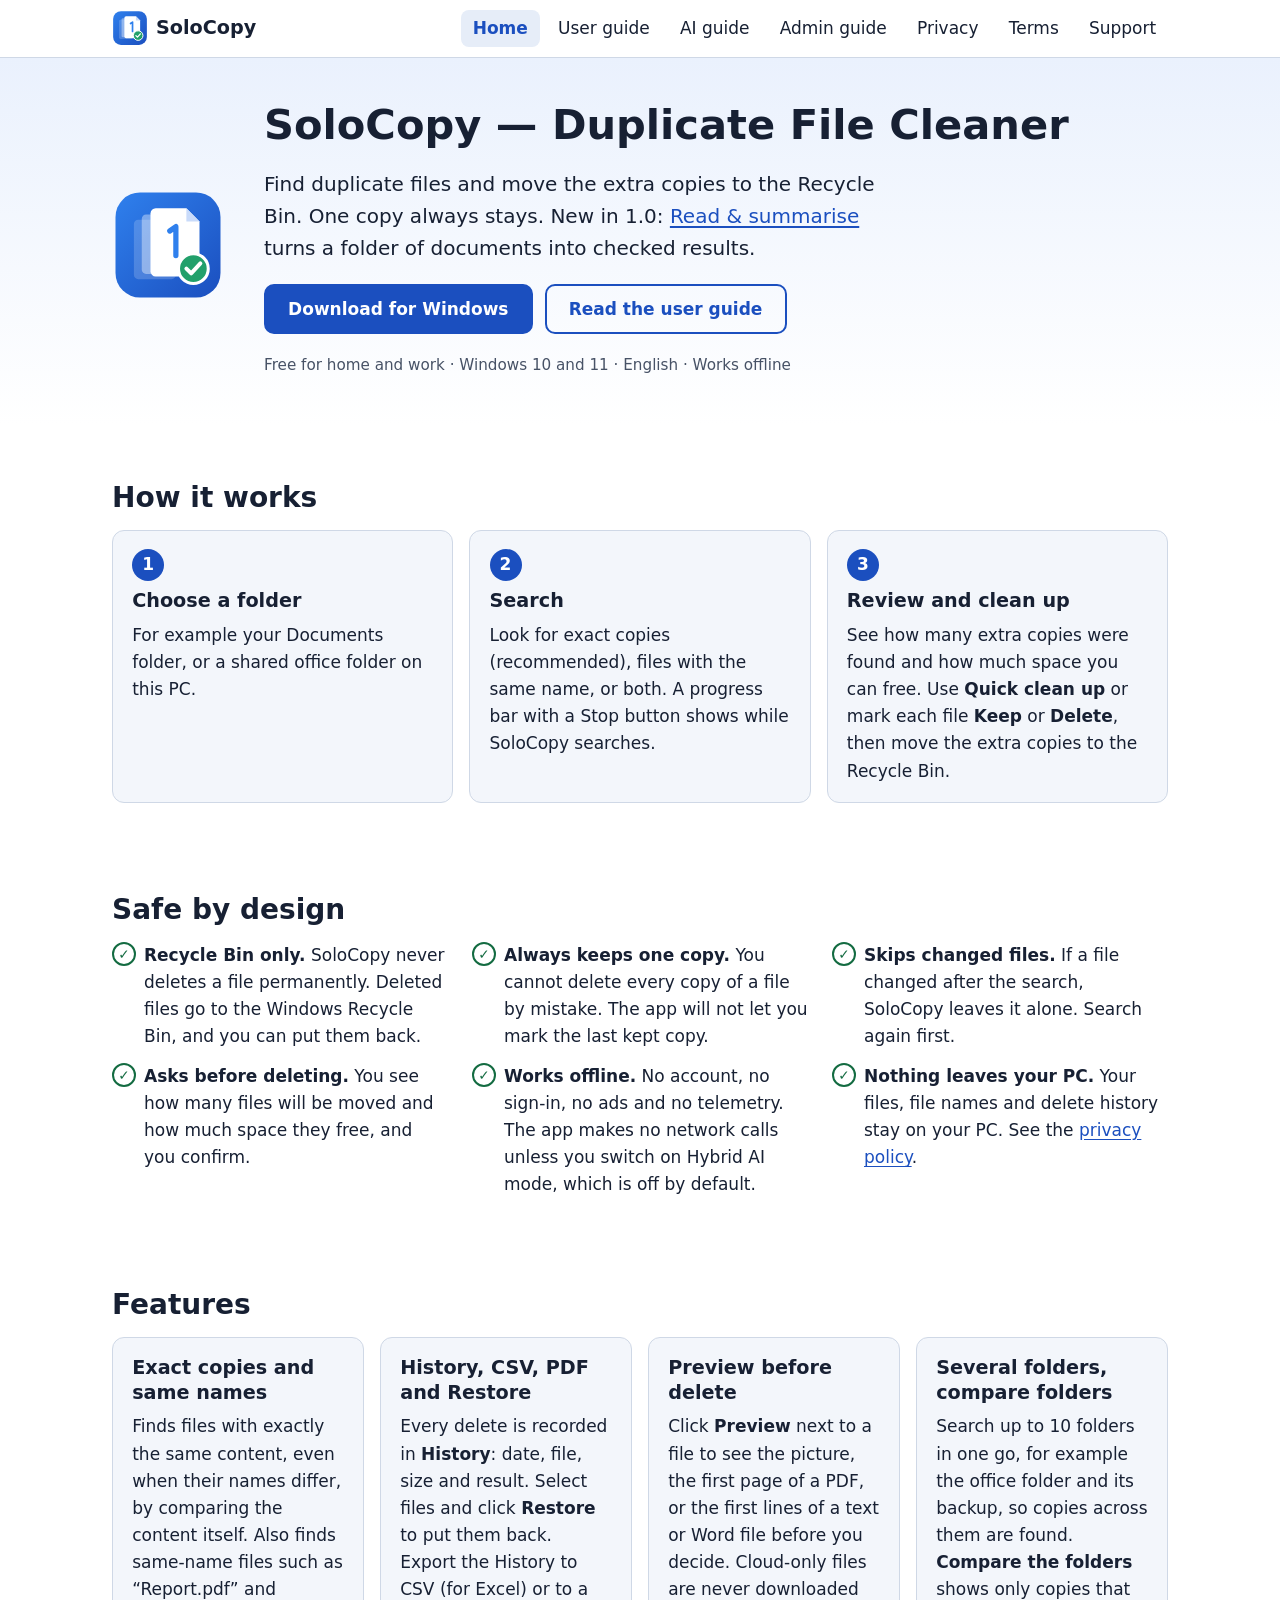
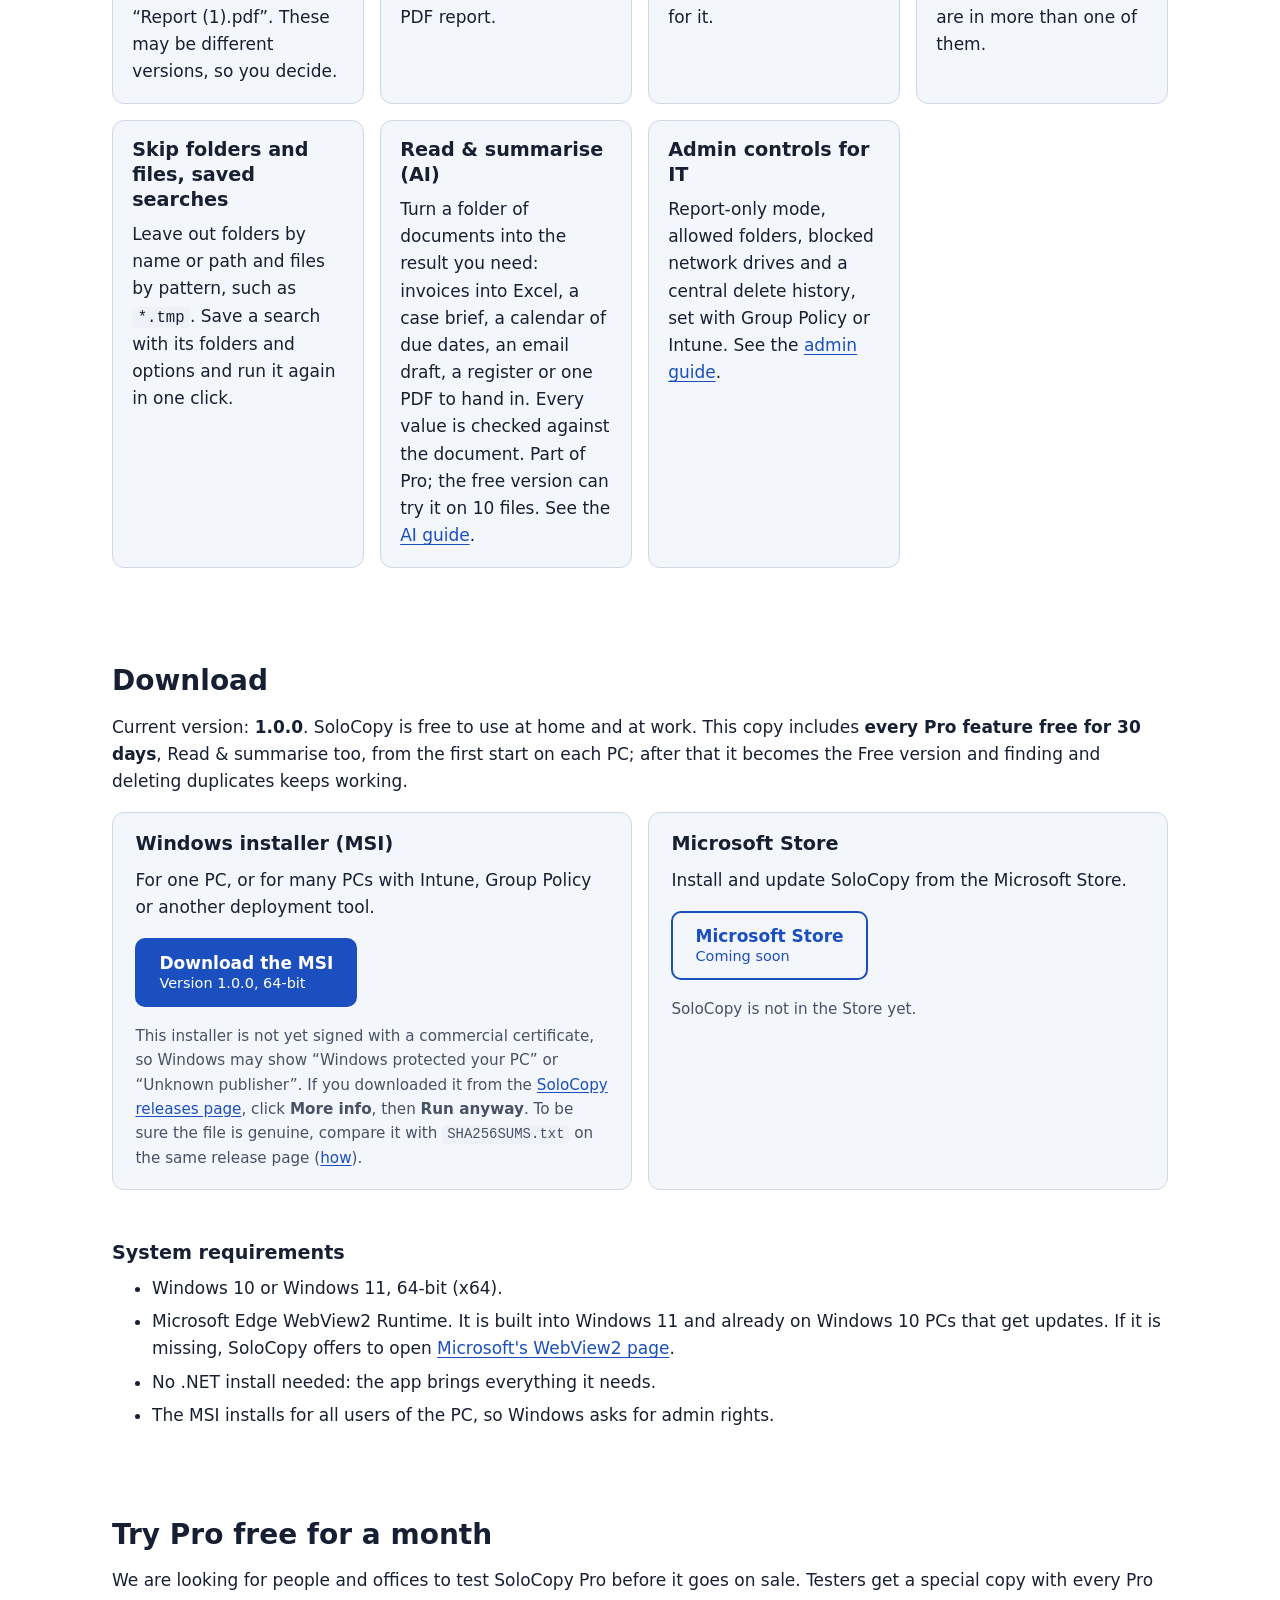
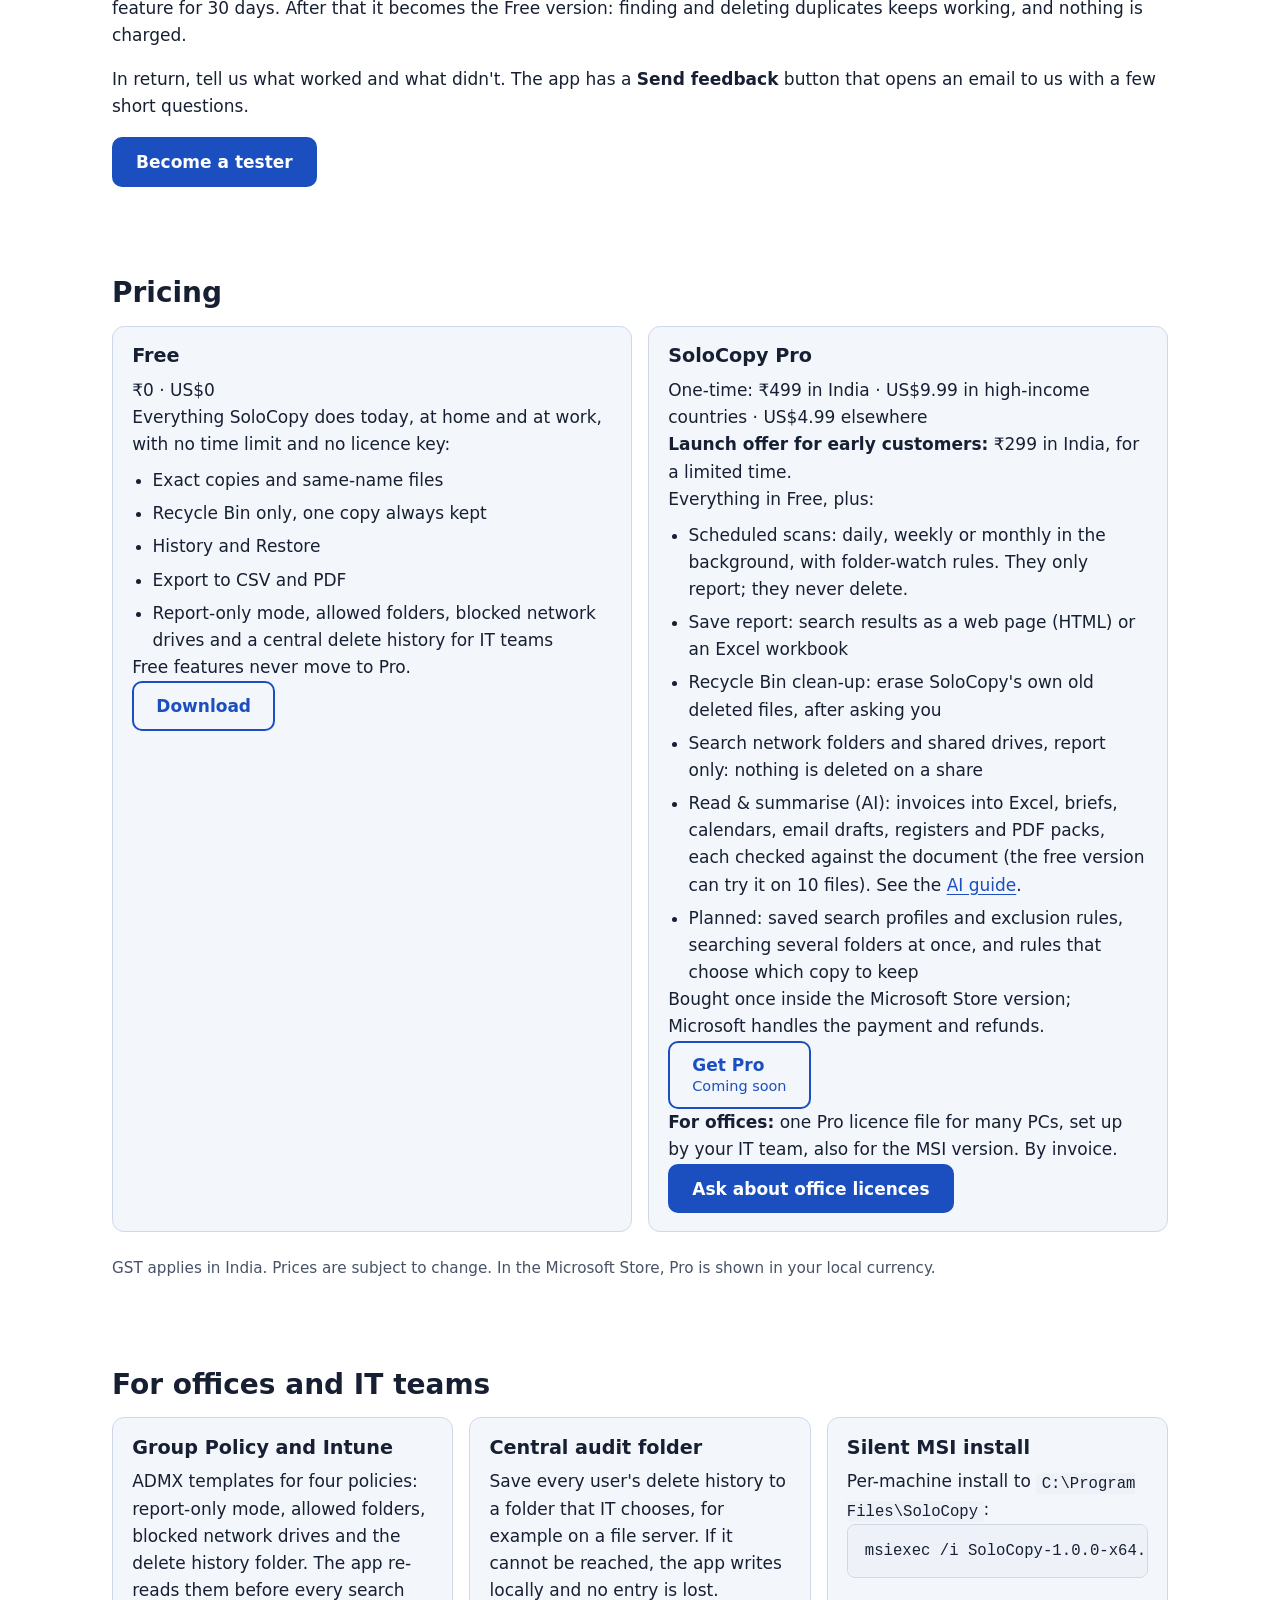
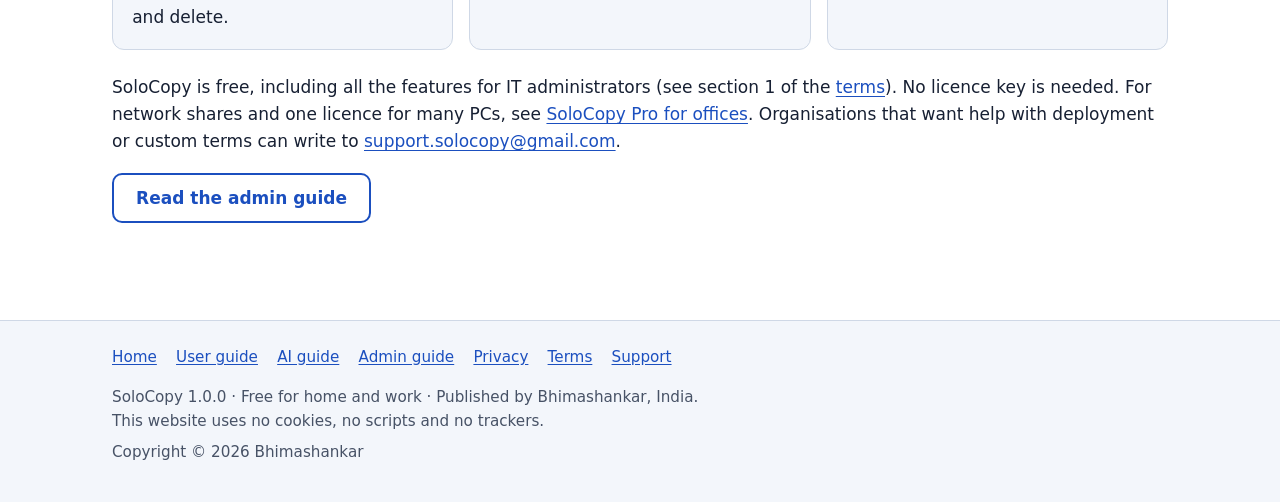
<file: index.html>
<!doctype html>
<html lang="en">
<head>
<meta charset="utf-8">
<meta name="viewport" content="width=device-width, initial-scale=1">
<title>SoloCopy — Duplicate File Cleaner</title>
<meta name="description" content="SoloCopy finds duplicate files on your Windows PC and moves the extra copies to the Recycle Bin, and turns folders of documents into checked results. Safe, simple and free.">
<meta name="color-scheme" content="light dark">
<meta name="author" content="Bhimashankar">
<link rel="icon" href="assets/favicon.ico" sizes="any">
<link rel="icon" href="assets/solocopy.svg" type="image/svg+xml">
<link rel="stylesheet" href="assets/site.css">
<meta property="og:type" content="website">
<meta property="og:site_name" content="SoloCopy">
<meta property="og:title" content="SoloCopy — Duplicate File Cleaner">
<meta property="og:description" content="SoloCopy finds duplicate files on your Windows PC and moves the extra copies to the Recycle Bin. Safe, simple, free and fully offline.">
<meta property="og:url" content="https://bhimahelavar.github.io/solocopy/index.html">
<meta property="og:image" content="https://bhimahelavar.github.io/solocopy/assets/solocopy-256.png">
<meta property="og:image:width" content="256">
<meta property="og:image:height" content="256">
<meta property="og:image:alt" content="SoloCopy logo">
<meta property="og:locale" content="en_US">
<meta name="twitter:card" content="summary">
</head>
<body>
<a class="skip-link" href="#main">Skip to main content</a>
<header class="site-header">
<div class="wrap header-inner">
<a class="brand" href="index.html" aria-label="SoloCopy home"><img src="assets/solocopy.svg" alt="" width="36" height="36"><span>SoloCopy</span></a>
<nav class="site-nav" aria-label="Main">
<ul>
<li><a href="index.html" aria-current="page">Home</a></li>
<li><a href="user-guide.html">User guide</a></li>
<li><a href="ai-guide.html">AI guide</a></li>
<li><a href="admin-guide.html">Admin guide</a></li>
<li><a href="privacy.html">Privacy</a></li>
<li><a href="terms.html">Terms</a></li>
<li><a href="support.html">Support</a></li>
</ul>
</nav>
</div>
</header>
<main id="main" tabindex="-1">
<section class="hero" aria-labelledby="page-title">
<div class="wrap hero-inner">
<img class="hero-logo" src="assets/solocopy.svg" alt="SoloCopy logo: a page with a green tick in front of two faded copies" width="112" height="112">
<div class="hero-text">
<h1 id="page-title">SoloCopy — Duplicate File Cleaner</h1>
<p class="lead">Find duplicate files and move the extra copies to the Recycle Bin. One copy always stays. New in 1.0: <a href="ai-guide.html">Read &amp; summarise</a> turns a folder of documents into checked results.</p>
<p class="actions"><a class="btn btn-primary" href="#download">Download for Windows</a> <a class="btn btn-secondary" href="user-guide.html">Read the user guide</a></p>
<p class="small">Free for home and work · Windows 10 and 11 · English · Works offline</p>
</div>
</div>
</section>

<section class="section" aria-labelledby="how">
<div class="wrap">
<h2 id="how">How it works</h2>
<ol class="steps">
<li><h3>Choose a folder</h3><p>For example your Documents folder, or a shared office folder on this PC.</p></li>
<li><h3>Search</h3><p>Look for exact copies (recommended), files with the same name, or both. A progress bar with a Stop button shows while SoloCopy searches.</p></li>
<li><h3>Review and clean up</h3><p>See how many extra copies were found and how much space you can free. Use <strong>Quick clean up</strong> or mark each file <strong>Keep</strong> or <strong>Delete</strong>, then move the extra copies to the Recycle Bin.</p></li>
</ol>
</div>
</section>

<section class="section" aria-labelledby="safety">
<div class="wrap">
<h2 id="safety">Safe by design</h2>
<ul class="checks">
<li><strong>Recycle Bin only.</strong> SoloCopy never deletes a file permanently. Deleted files go to the Windows Recycle Bin, and you can put them back.</li>
<li><strong>Always keeps one copy.</strong> You cannot delete every copy of a file by mistake. The app will not let you mark the last kept copy.</li>
<li><strong>Skips changed files.</strong> If a file changed after the search, SoloCopy leaves it alone. Search again first.</li>
<li><strong>Asks before deleting.</strong> You see how many files will be moved and how much space they free, and you confirm.</li>
<li><strong>Works offline.</strong> No account, no sign-in, no ads and no telemetry. The app makes no network calls unless you switch on Hybrid AI mode, which is off by default.</li>
<li><strong>Nothing leaves your PC.</strong> Your files, file names and delete history stay on your PC. See the <a href="privacy.html">privacy policy</a>.</li>
</ul>
</div>
</section>

<section class="section" aria-labelledby="features">
<div class="wrap">
<h2 id="features">Features</h2>
<div class="cards">
<article><h3>Exact copies and same names</h3><p>Finds files with exactly the same content, even when their names differ, by comparing the content itself. Also finds same-name files such as “Report.pdf” and “Report (1).pdf”. These may be different versions, so you decide.</p></article>
<article><h3>History, CSV, PDF and Restore</h3><p>Every delete is recorded in <strong>History</strong>: date, file, size and result. Select files and click <strong>Restore</strong> to put them back. Export the History to CSV (for Excel) or to a PDF report.</p></article>
<article><h3>Preview before delete</h3><p>Click <strong>Preview</strong> next to a file to see the picture, the first page of a PDF, or the first lines of a text or Word file before you decide. Cloud-only files are never downloaded for it.</p></article>
<article><h3>Several folders, compare folders</h3><p>Search up to 10 folders in one go, for example the office folder and its backup, so copies across them are found. <strong>Compare the folders</strong> shows only copies that are in more than one of them.</p></article>
<article><h3>Skip folders and files, saved searches</h3><p>Leave out folders by name or path and files by pattern, such as <code>*.tmp</code>. Save a search with its folders and options and run it again in one click.</p></article>
<article><h3>Read &amp; summarise (AI)</h3><p>Turn a folder of documents into the result you need: invoices into Excel, a case brief, a calendar of due dates, an email draft, a register or one PDF to hand in. Every value is checked against the document. Part of Pro; the free version can try it on 10 files. See the <a href="ai-guide.html">AI guide</a>.</p></article>
<article><h3>Admin controls for IT</h3><p>Report-only mode, allowed folders, blocked network drives and a central delete history, set with Group Policy or Intune. See the <a href="admin-guide.html">admin guide</a>.</p></article>
</div>
</div>
</section>

<section class="section" aria-labelledby="download">
<div class="wrap">
<h2 id="download">Download</h2>
<p>Current version: <strong>1.0.0</strong>. SoloCopy is free to use at home and at work. This copy includes <strong>every Pro feature free for 30 days</strong>, Read &amp; summarise too, from the first start on each PC; after that it becomes the Free version and finding and deleting duplicates keeps working.</p>
<div class="download-grid">
<div class="panel">
<h3>Windows installer (MSI)</h3>
<p>For one PC, or for many PCs with Intune, Group Policy or another deployment tool.</p>
<p><a class="btn btn-primary" href="https://github.com/BhimaHelavar/solocopy/releases/tag/v1.0.0">Download the MSI<small>Version 1.0.0, 64-bit</small></a></p>
<p class="small">This installer is not yet signed with a commercial certificate, so Windows may show “Windows protected your PC” or “Unknown publisher”. If you downloaded it from the <a href="https://github.com/BhimaHelavar/solocopy/releases">SoloCopy releases page</a>, click <strong>More info</strong>, then <strong>Run anyway</strong>. To be sure the file is genuine, compare it with <code>SHA256SUMS.txt</code> on the same release page (<a href="user-guide.html#smartscreen">how</a>).</p>
</div>
<div class="panel">
<h3>Microsoft Store</h3>
<p>Install and update SoloCopy from the Microsoft Store.</p>
<p><span class="btn btn-secondary" aria-disabled="true">Microsoft Store<small>Coming soon</small></span></p>
<p class="small">SoloCopy is not in the Store yet.</p>
</div>
</div>
<h3>System requirements</h3>
<ul>
<li>Windows 10 or Windows 11, 64-bit (x64).</li>
<li>Microsoft Edge WebView2 Runtime. It is built into Windows 11 and already on Windows 10 PCs that get updates. If it is missing, SoloCopy offers to open <a href="https://developer.microsoft.com/microsoft-edge/webview2/">Microsoft's WebView2 page</a>.</li>
<li>No .NET install needed: the app brings everything it needs.</li>
<li>The MSI installs for all users of the PC, so Windows asks for admin rights.</li>
</ul>
</div>
</section>

<section class="section" aria-labelledby="testers">
<div class="wrap">
<h2 id="testers">Try Pro free for a month</h2>
<p>We are looking for people and offices to test SoloCopy Pro before it goes on sale. Testers get a special copy with every Pro feature for 30 days. After that it becomes the Free version: finding and deleting duplicates keeps working, and nothing is charged.</p>
<p>In return, tell us what worked and what didn't. The app has a <strong>Send feedback</strong> button that opens an email to us with a few short questions.</p>
<p><a class="btn btn-primary" href="mailto:support.solocopy@gmail.com?subject=SoloCopy%20Pro%20tester&amp;body=I%20would%20like%20to%20test%20SoloCopy%20Pro.%0A%0AHome%20or%20office%3A%0AWhat%20I%20want%20to%20clean%20up%3A%0A">Become a tester</a></p>
</div>
</section>

<!-- When the Pro add-on is live in the Microsoft Store, replace the "Get Pro" placeholder with a link to the Store. -->
<section class="section" aria-labelledby="pricing">
<div class="wrap">
<h2 id="pricing">Pricing</h2>
<div class="cards pricing">
<article><h3>Free</h3>
<p class="price">₹0 · US$0</p>
<p>Everything SoloCopy does today, at home and at work, with no time limit and no licence key:</p>
<ul>
<li>Exact copies and same-name files</li>
<li>Recycle Bin only, one copy always kept</li>
<li>History and Restore</li>
<li>Export to CSV and PDF</li>
<li>Report-only mode, allowed folders, blocked network drives and a central delete history for IT teams</li>
</ul>
<p>Free features never move to Pro.</p>
<p><a class="btn btn-secondary" href="#download">Download</a></p></article>
<article><h3>SoloCopy Pro</h3>
<p class="price">One-time: ₹499 in India · US$9.99 in high-income countries · US$4.99 elsewhere</p>
<p><strong>Launch offer for early customers:</strong> ₹299 in India, for a limited time.</p>
<p>Everything in Free, plus:</p>
<ul>
<li>Scheduled scans: daily, weekly or monthly in the background, with folder-watch rules. They only report; they never delete.</li>
<li>Save report: search results as a web page (HTML) or an Excel workbook</li>
<li>Recycle Bin clean-up: erase SoloCopy's own old deleted files, after asking you</li>
<li>Search network folders and shared drives, report only: nothing is deleted on a share</li>
<li>Read &amp; summarise (AI): invoices into Excel, briefs, calendars, email drafts, registers and PDF packs, each checked against the document (the free version can try it on 10 files). See the <a href="ai-guide.html">AI guide</a>.</li>
<li>Planned: saved search profiles and exclusion rules, searching several folders at once, and rules that choose which copy to keep</li>
</ul>
<p>Bought once inside the Microsoft Store version; Microsoft handles the payment and refunds.</p>
<p><span class="btn btn-secondary" aria-disabled="true">Get Pro<small>Coming soon</small></span></p>
<p><strong>For offices:</strong> one Pro licence file for many PCs, set up by your IT team, also for the MSI version. By invoice.</p>
<p><a class="btn btn-primary" href="mailto:support.solocopy@gmail.com?subject=SoloCopy%20Pro%20for%20offices">Ask about office licences</a></p></article>
</div>
<p class="small">GST applies in India. Prices are subject to change. In the Microsoft Store, Pro is shown in your local currency.</p>
</div>
</section>

<section class="section" aria-labelledby="enterprise">
<div class="wrap">
<h2 id="enterprise">For offices and IT teams</h2>
<div class="cards">
<article><h3>Group Policy and Intune</h3><p>ADMX templates for four policies: report-only mode, allowed folders, blocked network drives and the delete history folder. The app re-reads them before every search and delete.</p></article>
<article><h3>Central audit folder</h3><p>Save every user's delete history to a folder that IT chooses, for example on a file server. If it cannot be reached, the app writes locally and no entry is lost.</p></article>
<article><h3>Silent MSI install</h3><p>Per-machine install to <code>C:\Program Files\SoloCopy</code>:</p>
<pre><code>msiexec /i SoloCopy-1.0.0-x64.msi /qn</code></pre></article>
</div>
<p>SoloCopy is free, including all the features for IT administrators (see section 1 of the <a href="terms.html">terms</a>). No licence key is needed. For network shares and one licence for many PCs, see <a href="#pricing">SoloCopy Pro for offices</a>. Organisations that want help with deployment or custom terms can write to <a href="mailto:support.solocopy@gmail.com">support.solocopy@gmail.com</a>.</p>
<p><a class="btn btn-secondary" href="admin-guide.html">Read the admin guide</a></p>
</div>
</section>
</main>
<footer class="site-footer">
<div class="wrap">
<nav aria-label="Site">
<ul>
<li><a href="index.html" aria-current="page">Home</a></li>
<li><a href="user-guide.html">User guide</a></li>
<li><a href="ai-guide.html">AI guide</a></li>
<li><a href="admin-guide.html">Admin guide</a></li>
<li><a href="privacy.html">Privacy</a></li>
<li><a href="terms.html">Terms</a></li>
<li><a href="support.html">Support</a></li>
</ul>
</nav>
<p>SoloCopy 1.0.0 · Free for home and work · Published by Bhimashankar, India.<br>This website uses no cookies, no scripts and no trackers.</p>
<p>Copyright © 2026 Bhimashankar</p>
</div>
</footer>
</body>
</html>
</file>
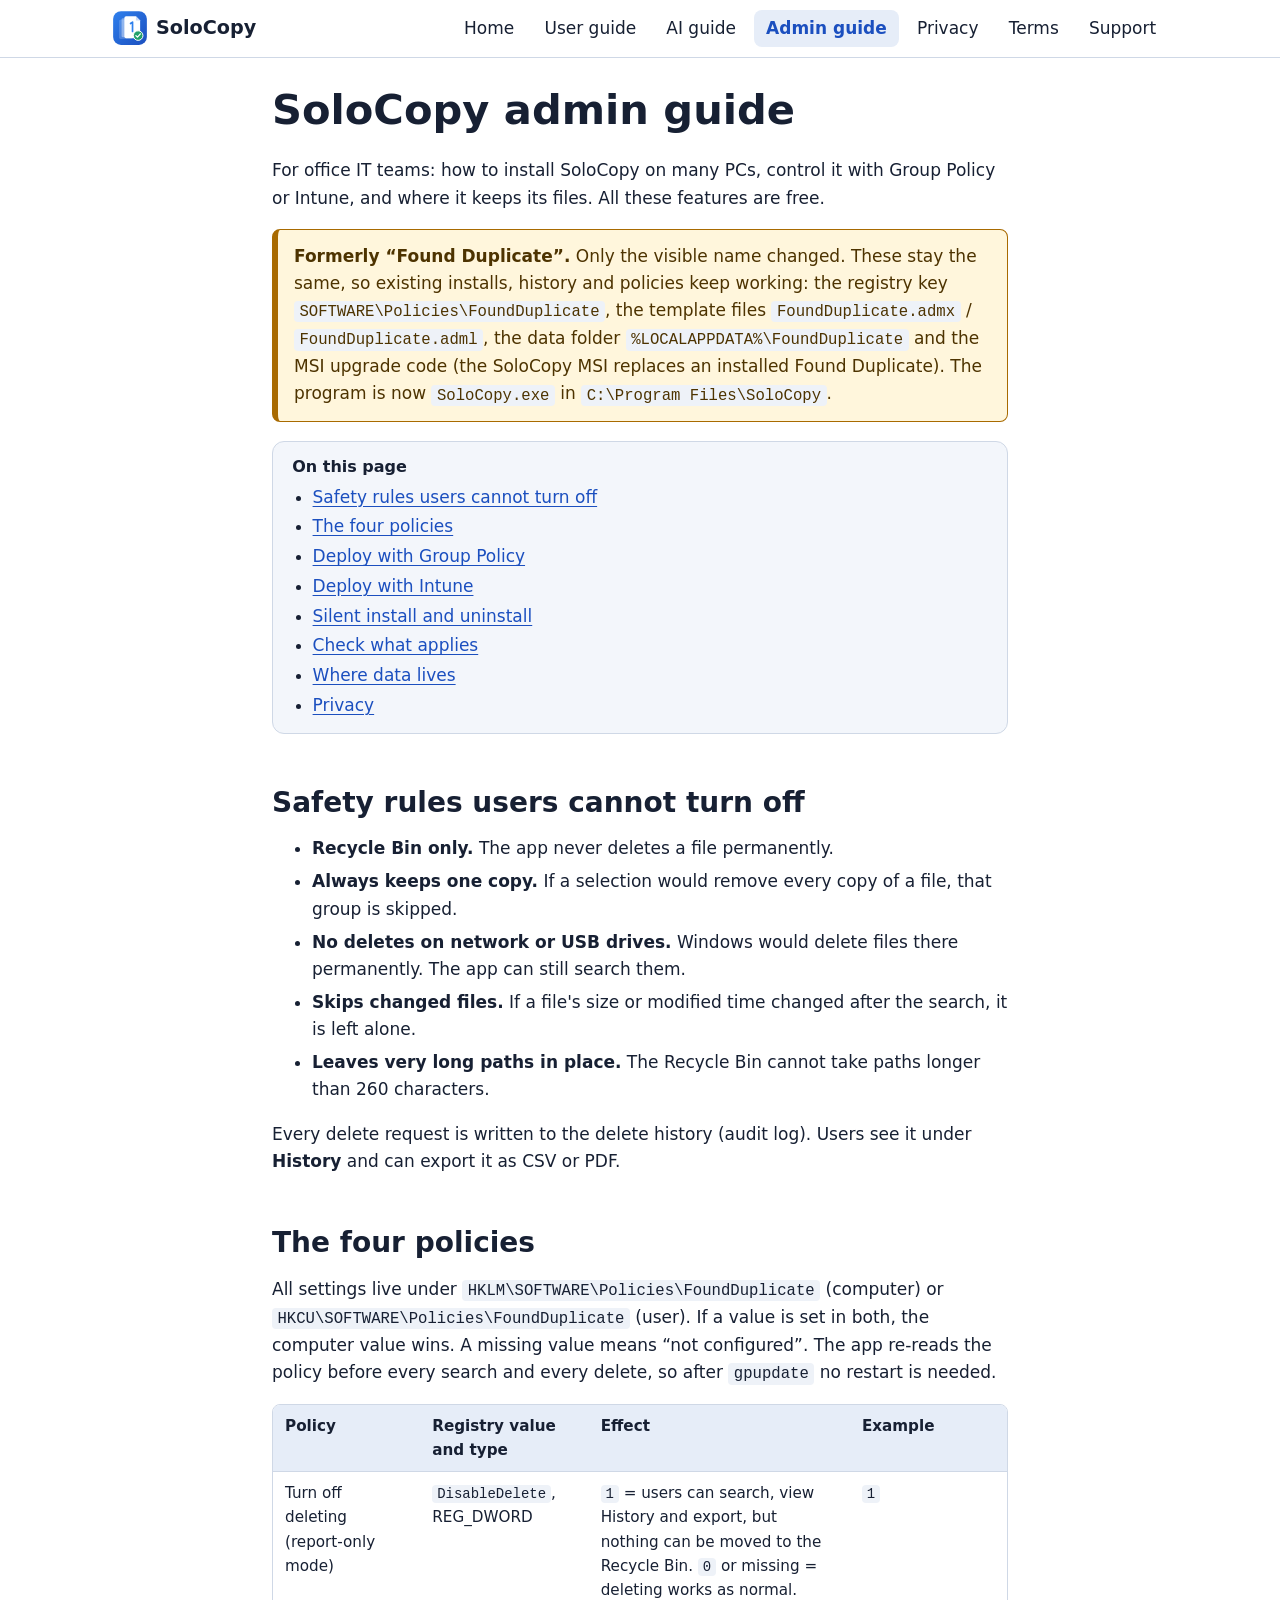
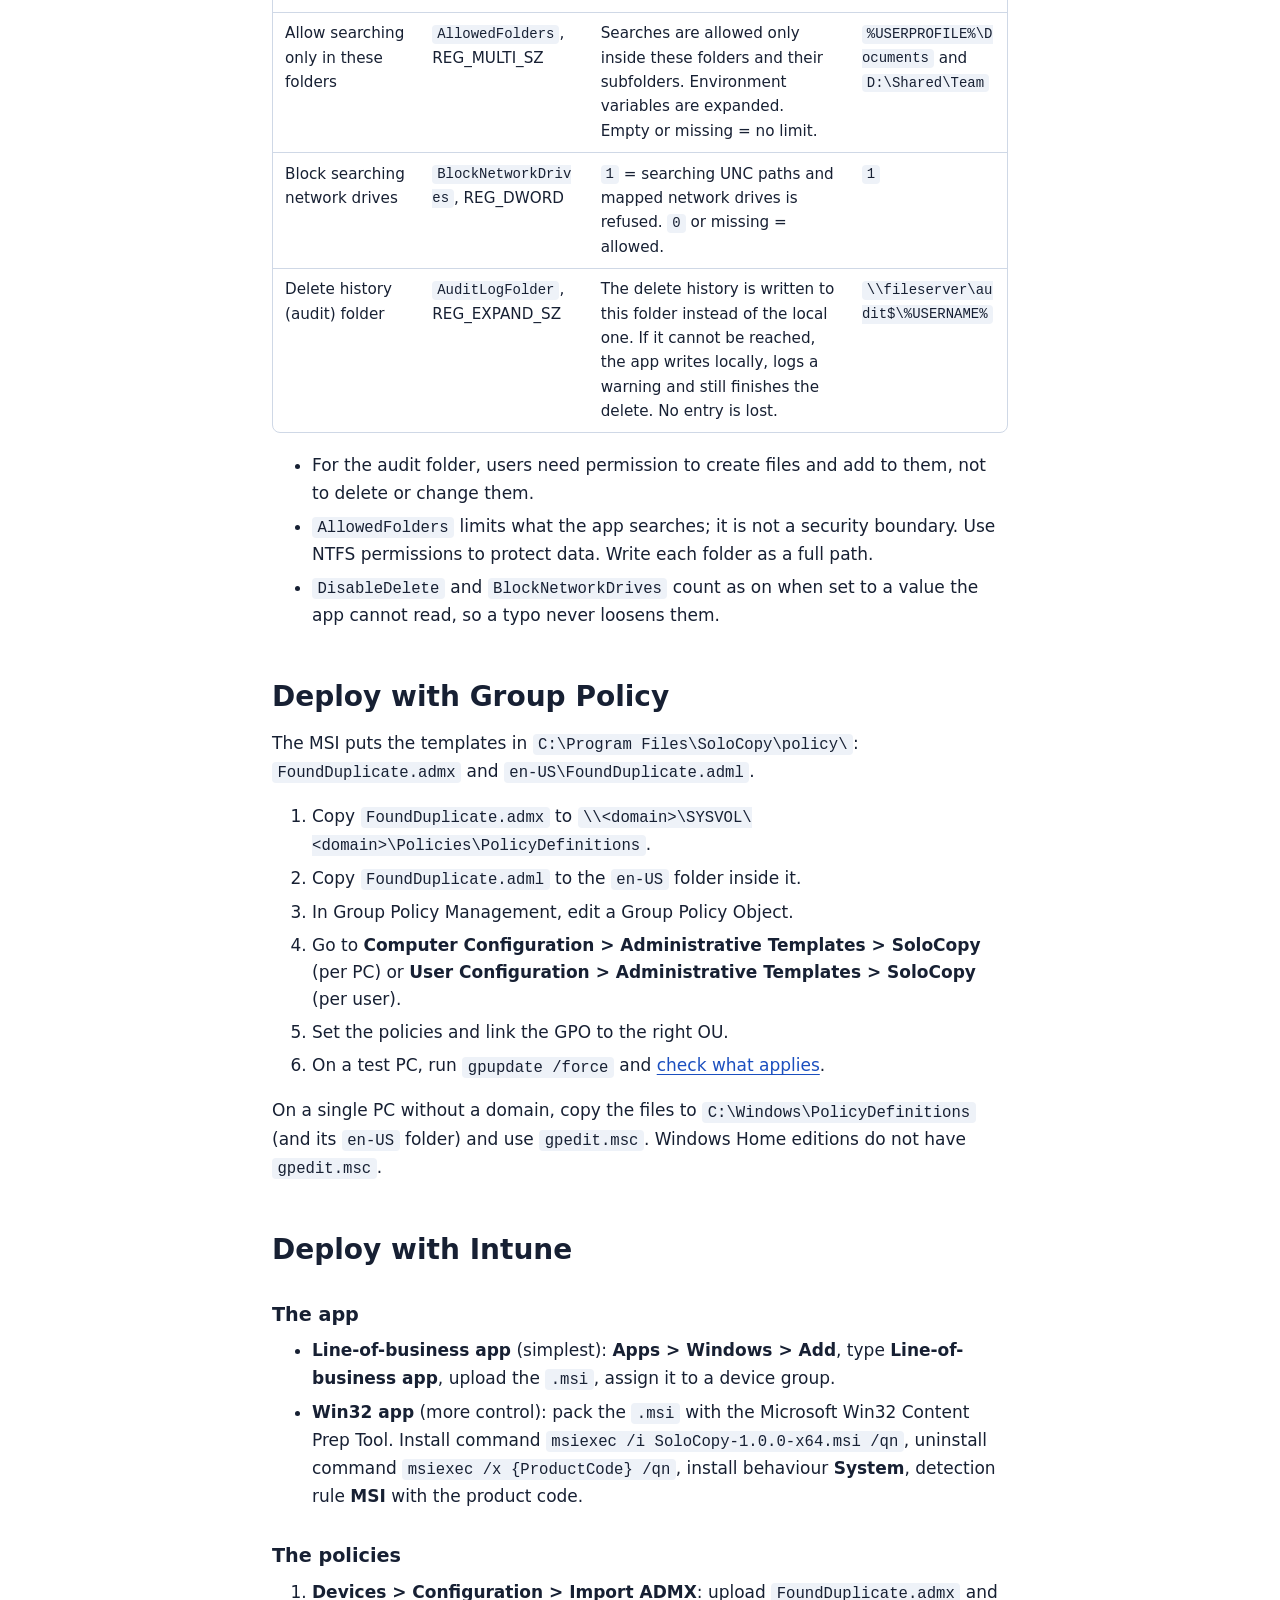
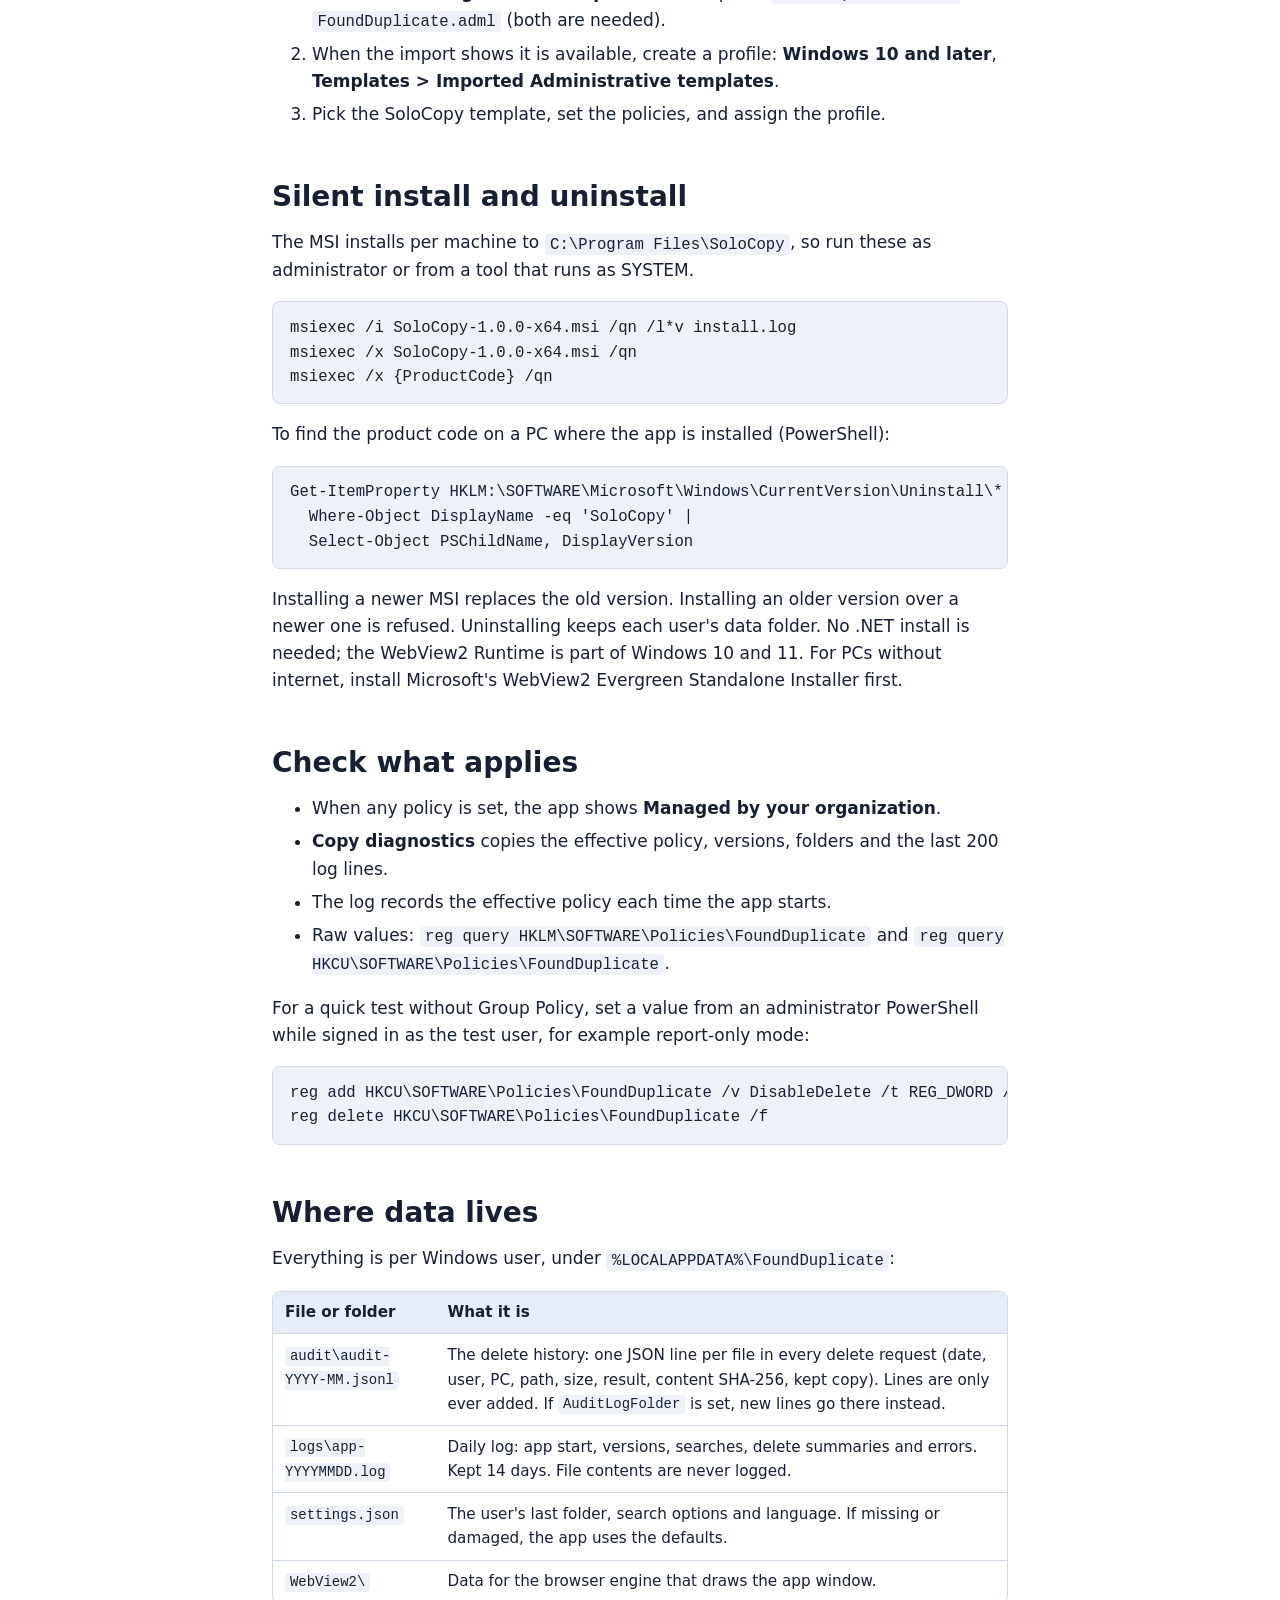
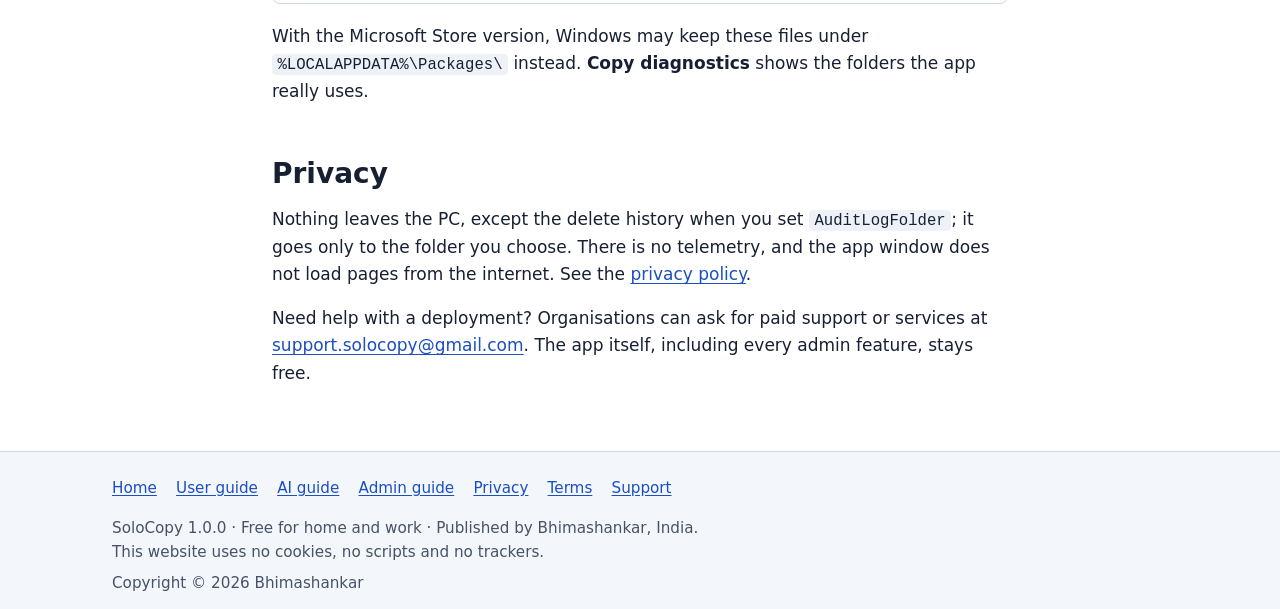
<file: admin-guide.html>
<!doctype html>
<html lang="en">
<head>
<meta charset="utf-8">
<meta name="viewport" content="width=device-width, initial-scale=1">
<title>Admin guide – SoloCopy</title>
<meta name="description" content="For IT teams: SoloCopy Group Policy settings, Intune deployment, silent MSI install and where the app keeps its data.">
<meta name="color-scheme" content="light dark">
<meta name="author" content="Bhimashankar">
<link rel="icon" href="assets/favicon.ico" sizes="any">
<link rel="icon" href="assets/solocopy.svg" type="image/svg+xml">
<link rel="stylesheet" href="assets/site.css">
<meta property="og:type" content="website">
<meta property="og:site_name" content="SoloCopy">
<meta property="og:title" content="Admin guide – SoloCopy">
<meta property="og:description" content="For IT teams: SoloCopy Group Policy settings, Intune deployment, silent MSI install and where the app keeps its data.">
<meta property="og:url" content="https://bhimahelavar.github.io/solocopy/admin-guide.html">
<meta property="og:image" content="https://bhimahelavar.github.io/solocopy/assets/solocopy-256.png">
<meta property="og:image:width" content="256">
<meta property="og:image:height" content="256">
<meta property="og:image:alt" content="SoloCopy logo">
<meta property="og:locale" content="en_US">
<meta name="twitter:card" content="summary">
</head>
<body>
<a class="skip-link" href="#main">Skip to main content</a>
<header class="site-header">
<div class="wrap header-inner">
<a class="brand" href="index.html" aria-label="SoloCopy home"><img src="assets/solocopy.svg" alt="" width="36" height="36"><span>SoloCopy</span></a>
<nav class="site-nav" aria-label="Main">
<ul>
<li><a href="index.html">Home</a></li>
<li><a href="user-guide.html">User guide</a></li>
<li><a href="ai-guide.html">AI guide</a></li>
<li><a href="admin-guide.html" aria-current="page">Admin guide</a></li>
<li><a href="privacy.html">Privacy</a></li>
<li><a href="terms.html">Terms</a></li>
<li><a href="support.html">Support</a></li>
</ul>
</nav>
</div>
</header>
<main id="main" tabindex="-1">
<div class="wrap prose">
<h1>SoloCopy admin guide</h1>
<p>For office IT teams: how to install SoloCopy on many PCs, control it with Group Policy or Intune, and where it keeps its files. All these features are free.</p>
<div class="notice" role="note"><p><strong>Formerly “Found Duplicate”.</strong> Only the visible name changed. These stay the same, so existing installs, history and policies keep working: the registry key <code>SOFTWARE\Policies\FoundDuplicate</code>, the template files <code>FoundDuplicate.admx</code> / <code>FoundDuplicate.adml</code>, the data folder <code>%LOCALAPPDATA%\FoundDuplicate</code> and the MSI upgrade code (the SoloCopy MSI replaces an installed Found Duplicate). The program is now <code>SoloCopy.exe</code> in <code>C:\Program Files\SoloCopy</code>.</p></div>
<nav class="toc" aria-labelledby="toc-title">
<h2 id="toc-title">On this page</h2>
<ul>
<li><a href="#safety">Safety rules users cannot turn off</a></li>
<li><a href="#policies">The four policies</a></li>
<li><a href="#gpo">Deploy with Group Policy</a></li>
<li><a href="#intune">Deploy with Intune</a></li>
<li><a href="#silent">Silent install and uninstall</a></li>
<li><a href="#check">Check what applies</a></li>
<li><a href="#data">Where data lives</a></li>
<li><a href="#privacy">Privacy</a></li>
</ul>
</nav>

<h2 id="safety">Safety rules users cannot turn off</h2>
<ul>
<li><strong>Recycle Bin only.</strong> The app never deletes a file permanently.</li>
<li><strong>Always keeps one copy.</strong> If a selection would remove every copy of a file, that group is skipped.</li>
<li><strong>No deletes on network or USB drives.</strong> Windows would delete files there permanently. The app can still search them.</li>
<li><strong>Skips changed files.</strong> If a file's size or modified time changed after the search, it is left alone.</li>
<li><strong>Leaves very long paths in place.</strong> The Recycle Bin cannot take paths longer than 260 characters.</li>
</ul>
<p>Every delete request is written to the delete history (audit log). Users see it under <strong>History</strong> and can export it as CSV or PDF.</p>

<h2 id="policies">The four policies</h2>
<p>All settings live under <code>HKLM\SOFTWARE\Policies\FoundDuplicate</code> (computer) or <code>HKCU\SOFTWARE\Policies\FoundDuplicate</code> (user). If a value is set in both, the computer value wins. A missing value means “not configured”. The app re-reads the policy before every search and every delete, so after <code>gpupdate</code> no restart is needed.</p>
<div class="table-wrap"><table>
<thead><tr><th scope="col">Policy</th><th scope="col">Registry value and type</th><th scope="col">Effect</th><th scope="col">Example</th></tr></thead>
<tbody>
<tr><td>Turn off deleting (report-only mode)</td><td><code>DisableDelete</code>, REG_DWORD</td><td><code>1</code> = users can search, view History and export, but nothing can be moved to the Recycle Bin. <code>0</code> or missing = deleting works as normal.</td><td><code>1</code></td></tr>
<tr><td>Allow searching only in these folders</td><td><code>AllowedFolders</code>, REG_MULTI_SZ</td><td>Searches are allowed only inside these folders and their subfolders. Environment variables are expanded. Empty or missing = no limit.</td><td><code>%USERPROFILE%\Documents</code> and <code>D:\Shared\Team</code></td></tr>
<tr><td>Block searching network drives</td><td><code>BlockNetworkDrives</code>, REG_DWORD</td><td><code>1</code> = searching UNC paths and mapped network drives is refused. <code>0</code> or missing = allowed.</td><td><code>1</code></td></tr>
<tr><td>Delete history (audit) folder</td><td><code>AuditLogFolder</code>, REG_EXPAND_SZ</td><td>The delete history is written to this folder instead of the local one. If it cannot be reached, the app writes locally, logs a warning and still finishes the delete. No entry is lost.</td><td><code>\\fileserver\audit$\%USERNAME%</code></td></tr>
</tbody>
</table></div>
<ul>
<li>For the audit folder, users need permission to create files and add to them, not to delete or change them.</li>
<li><code>AllowedFolders</code> limits what the app searches; it is not a security boundary. Use NTFS permissions to protect data. Write each folder as a full path.</li>
<li><code>DisableDelete</code> and <code>BlockNetworkDrives</code> count as on when set to a value the app cannot read, so a typo never loosens them.</li>
</ul>

<h2 id="gpo">Deploy with Group Policy</h2>
<p>The MSI puts the templates in <code>C:\Program Files\SoloCopy\policy\</code>: <code>FoundDuplicate.admx</code> and <code>en-US\FoundDuplicate.adml</code>.</p>
<ol>
<li>Copy <code>FoundDuplicate.admx</code> to <code>\\&lt;domain&gt;\SYSVOL\&lt;domain&gt;\Policies\PolicyDefinitions</code>.</li>
<li>Copy <code>FoundDuplicate.adml</code> to the <code>en-US</code> folder inside it.</li>
<li>In Group Policy Management, edit a Group Policy Object.</li>
<li>Go to <strong>Computer Configuration &gt; Administrative Templates &gt; SoloCopy</strong> (per PC) or <strong>User Configuration &gt; Administrative Templates &gt; SoloCopy</strong> (per user).</li>
<li>Set the policies and link the GPO to the right OU.</li>
<li>On a test PC, run <code>gpupdate /force</code> and <a href="#check">check what applies</a>.</li>
</ol>
<p>On a single PC without a domain, copy the files to <code>C:\Windows\PolicyDefinitions</code> (and its <code>en-US</code> folder) and use <code>gpedit.msc</code>. Windows Home editions do not have <code>gpedit.msc</code>.</p>

<h2 id="intune">Deploy with Intune</h2>
<h3>The app</h3>
<ul>
<li><strong>Line-of-business app</strong> (simplest): <strong>Apps &gt; Windows &gt; Add</strong>, type <strong>Line-of-business app</strong>, upload the <code>.msi</code>, assign it to a device group.</li>
<li><strong>Win32 app</strong> (more control): pack the <code>.msi</code> with the Microsoft Win32 Content Prep Tool. Install command <code>msiexec /i SoloCopy-1.0.0-x64.msi /qn</code>, uninstall command <code>msiexec /x {ProductCode} /qn</code>, install behaviour <strong>System</strong>, detection rule <strong>MSI</strong> with the product code.</li>
</ul>
<h3>The policies</h3>
<ol>
<li><strong>Devices &gt; Configuration &gt; Import ADMX</strong>: upload <code>FoundDuplicate.admx</code> and <code>FoundDuplicate.adml</code> (both are needed).</li>
<li>When the import shows it is available, create a profile: <strong>Windows 10 and later</strong>, <strong>Templates &gt; Imported Administrative templates</strong>.</li>
<li>Pick the SoloCopy template, set the policies, and assign the profile.</li>
</ol>

<h2 id="silent">Silent install and uninstall</h2>
<p>The MSI installs per machine to <code>C:\Program Files\SoloCopy</code>, so run these as administrator or from a tool that runs as SYSTEM.</p>
<pre><code>msiexec /i SoloCopy-1.0.0-x64.msi /qn /l*v install.log
msiexec /x SoloCopy-1.0.0-x64.msi /qn
msiexec /x {ProductCode} /qn</code></pre>
<p>To find the product code on a PC where the app is installed (PowerShell):</p>
<pre><code>Get-ItemProperty HKLM:\SOFTWARE\Microsoft\Windows\CurrentVersion\Uninstall\* |
  Where-Object DisplayName -eq 'SoloCopy' |
  Select-Object PSChildName, DisplayVersion</code></pre>
<p>Installing a newer MSI replaces the old version. Installing an older version over a newer one is refused. Uninstalling keeps each user's data folder. No .NET install is needed; the WebView2 Runtime is part of Windows 10 and 11. For PCs without internet, install Microsoft's WebView2 Evergreen Standalone Installer first.</p>

<h2 id="check">Check what applies</h2>
<ul>
<li>When any policy is set, the app shows <strong>Managed by your organization</strong>.</li>
<li><strong>Copy diagnostics</strong> copies the effective policy, versions, folders and the last 200 log lines.</li>
<li>The log records the effective policy each time the app starts.</li>
<li>Raw values: <code>reg query HKLM\SOFTWARE\Policies\FoundDuplicate</code> and <code>reg query HKCU\SOFTWARE\Policies\FoundDuplicate</code>.</li>
</ul>
<p>For a quick test without Group Policy, set a value from an administrator PowerShell while signed in as the test user, for example report-only mode:</p>
<pre><code>reg add HKCU\SOFTWARE\Policies\FoundDuplicate /v DisableDelete /t REG_DWORD /d 1 /f
reg delete HKCU\SOFTWARE\Policies\FoundDuplicate /f</code></pre>

<h2 id="data">Where data lives</h2>
<p>Everything is per Windows user, under <code>%LOCALAPPDATA%\FoundDuplicate</code>:</p>
<div class="table-wrap"><table>
<thead><tr><th scope="col">File or folder</th><th scope="col">What it is</th></tr></thead>
<tbody>
<tr><td><code>audit\audit-YYYY-MM.jsonl</code></td><td>The delete history: one JSON line per file in every delete request (date, user, PC, path, size, result, content SHA-256, kept copy). Lines are only ever added. If <code>AuditLogFolder</code> is set, new lines go there instead.</td></tr>
<tr><td><code>logs\app-YYYYMMDD.log</code></td><td>Daily log: app start, versions, searches, delete summaries and errors. Kept 14 days. File contents are never logged.</td></tr>
<tr><td><code>settings.json</code></td><td>The user's last folder, search options and language. If missing or damaged, the app uses the defaults.</td></tr>
<tr><td><code>WebView2\</code></td><td>Data for the browser engine that draws the app window.</td></tr>
</tbody>
</table></div>
<p>With the Microsoft Store version, Windows may keep these files under <code>%LOCALAPPDATA%\Packages\</code> instead. <strong>Copy diagnostics</strong> shows the folders the app really uses.</p>

<h2 id="privacy">Privacy</h2>
<p>Nothing leaves the PC, except the delete history when you set <code>AuditLogFolder</code>; it goes only to the folder you choose. There is no telemetry, and the app window does not load pages from the internet. See the <a href="privacy.html">privacy policy</a>.</p>
<p>Need help with a deployment? Organisations can ask for paid support or services at <a href="mailto:support.solocopy@gmail.com">support.solocopy@gmail.com</a>. The app itself, including every admin feature, stays free.</p>
</div>
</main>
<footer class="site-footer">
<div class="wrap">
<nav aria-label="Site">
<ul>
<li><a href="index.html">Home</a></li>
<li><a href="user-guide.html">User guide</a></li>
<li><a href="ai-guide.html">AI guide</a></li>
<li><a href="admin-guide.html" aria-current="page">Admin guide</a></li>
<li><a href="privacy.html">Privacy</a></li>
<li><a href="terms.html">Terms</a></li>
<li><a href="support.html">Support</a></li>
</ul>
</nav>
<p>SoloCopy 1.0.0 · Free for home and work · Published by Bhimashankar, India.<br>This website uses no cookies, no scripts and no trackers.</p>
<p>Copyright © 2026 Bhimashankar</p>
</div>
</footer>
</body>
</html>
</file>
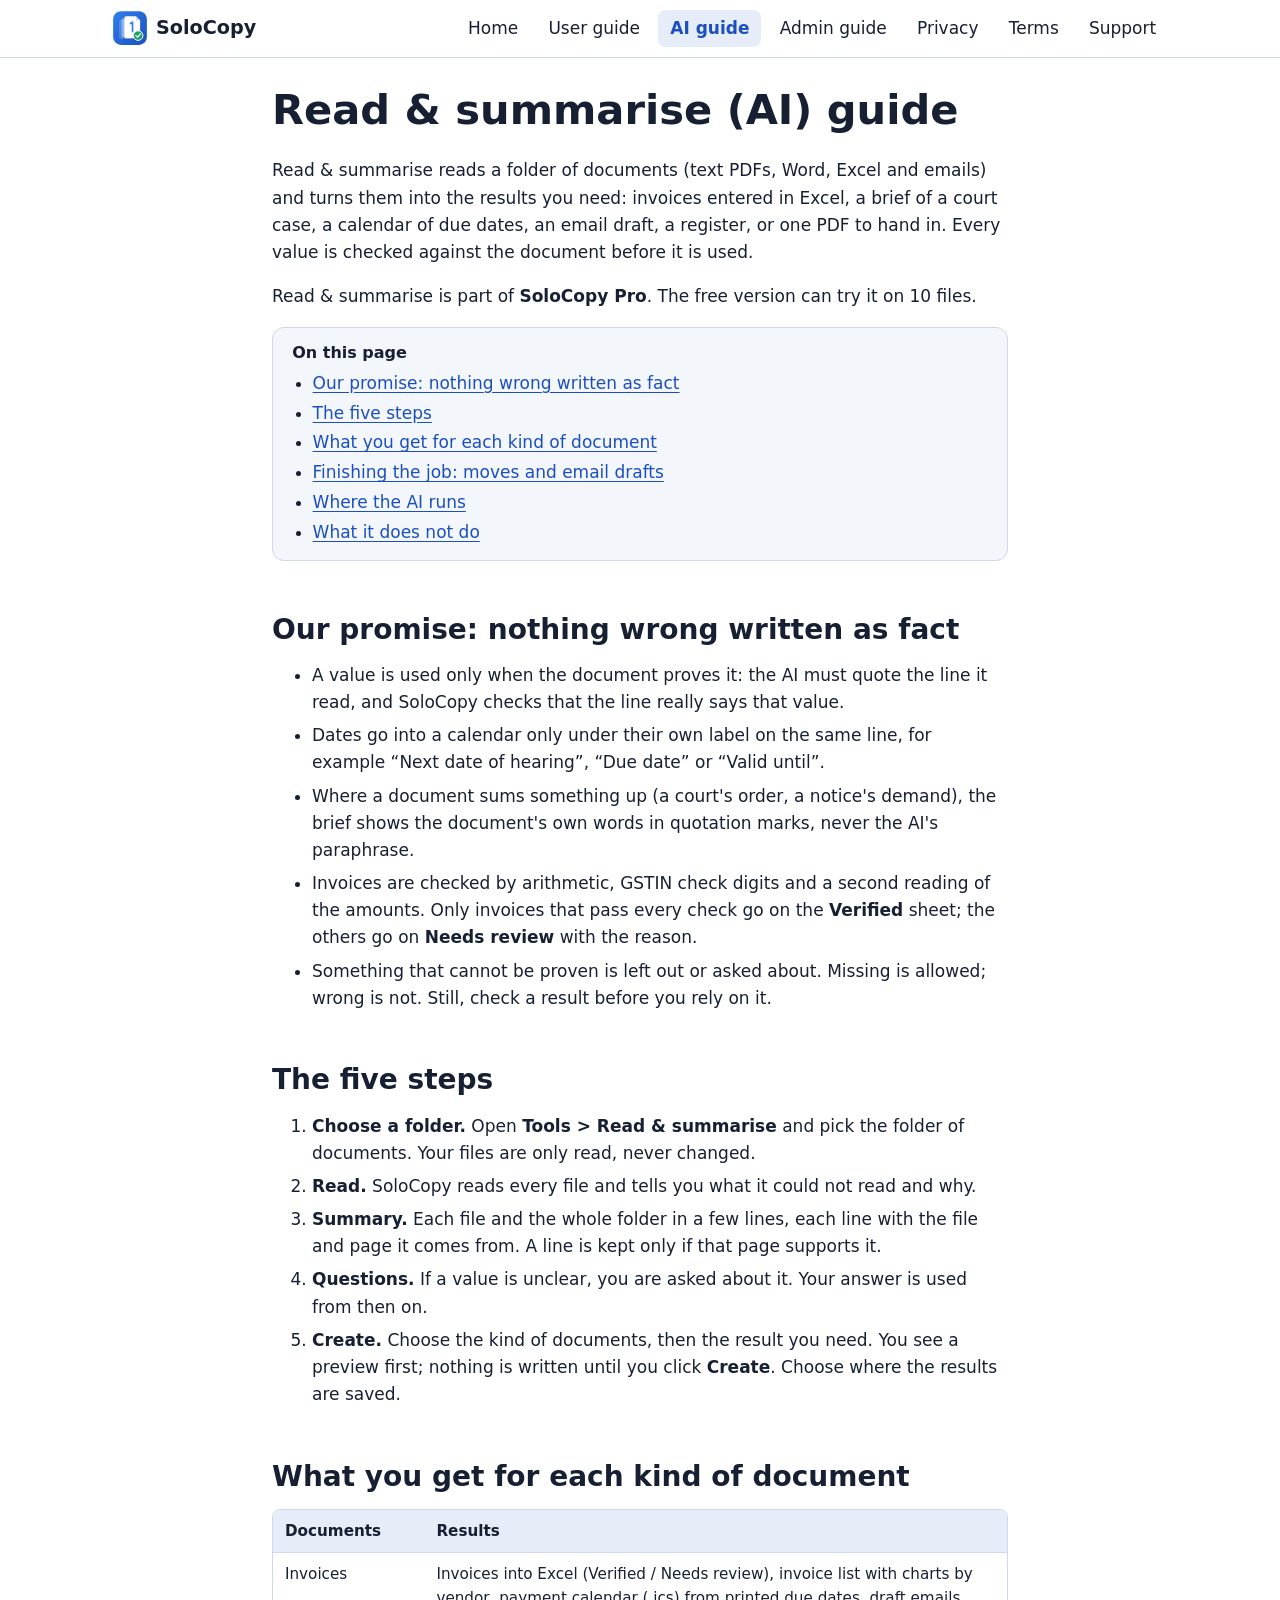
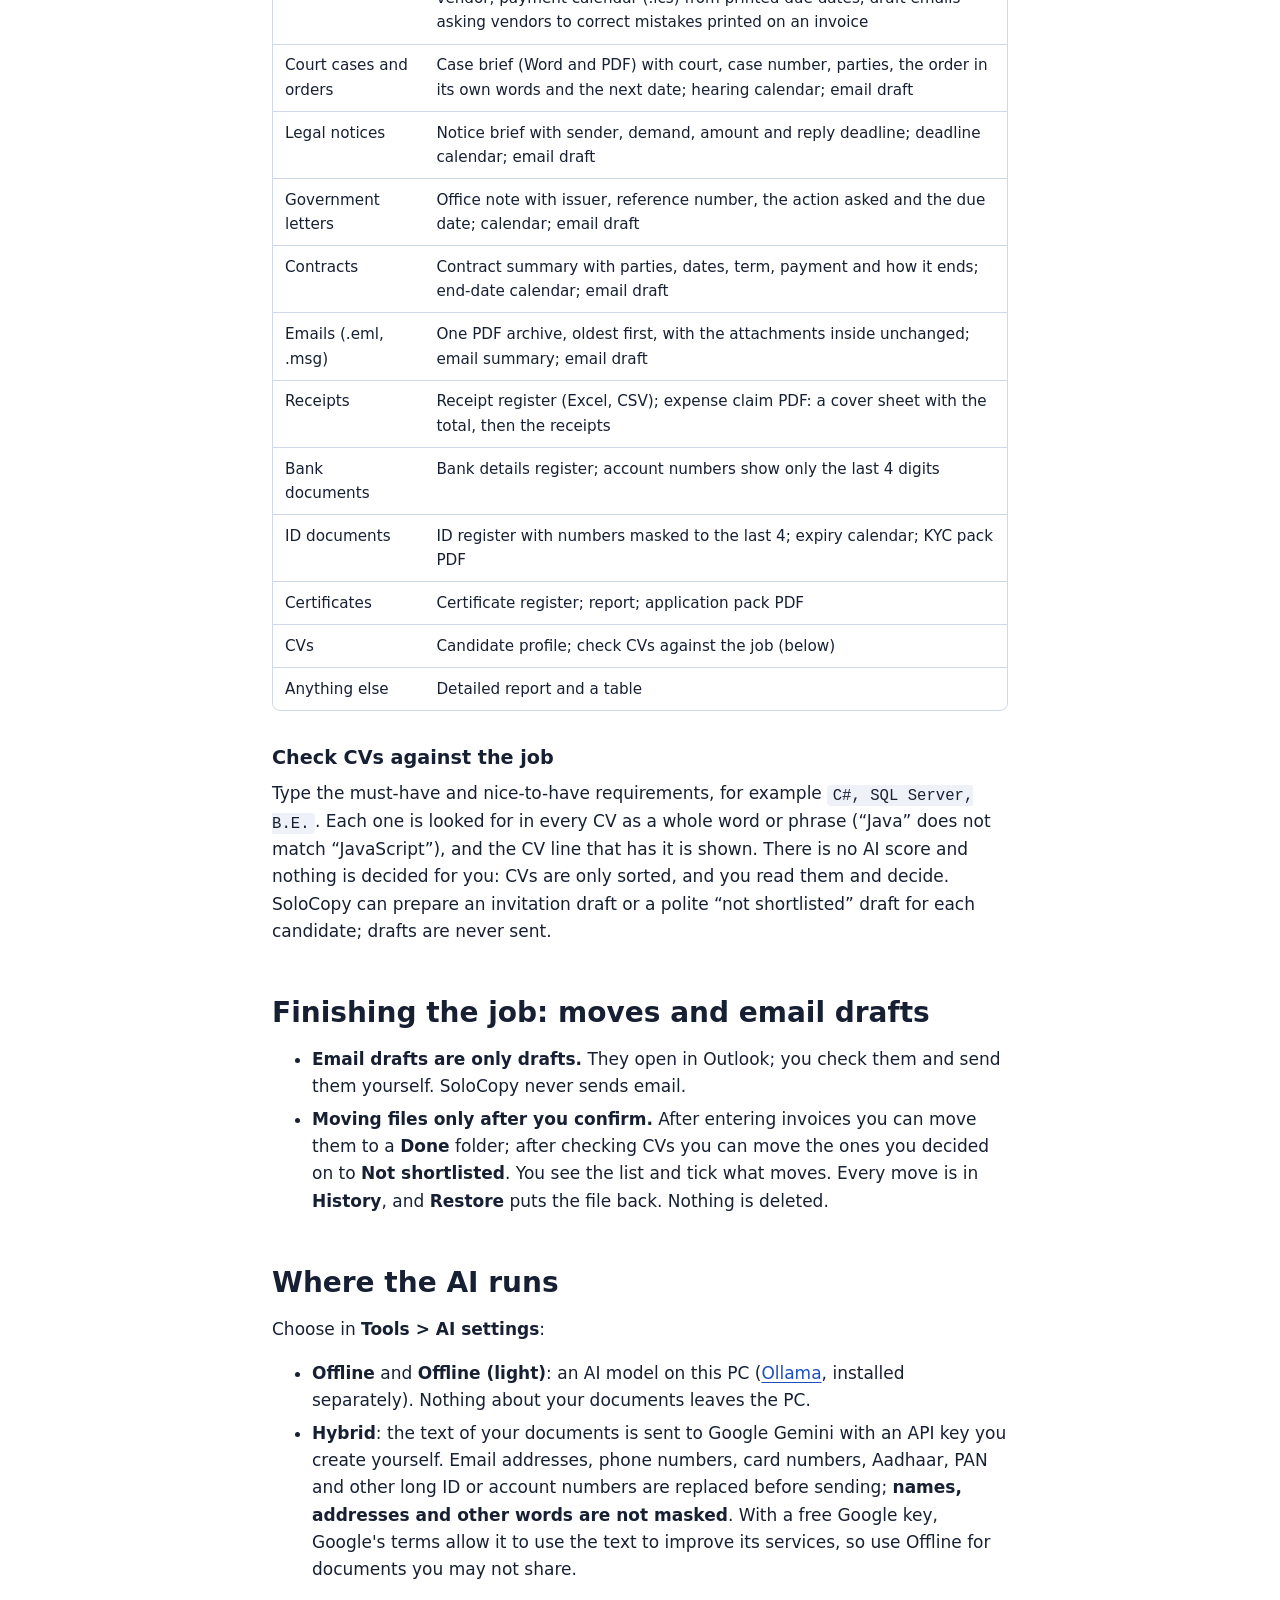
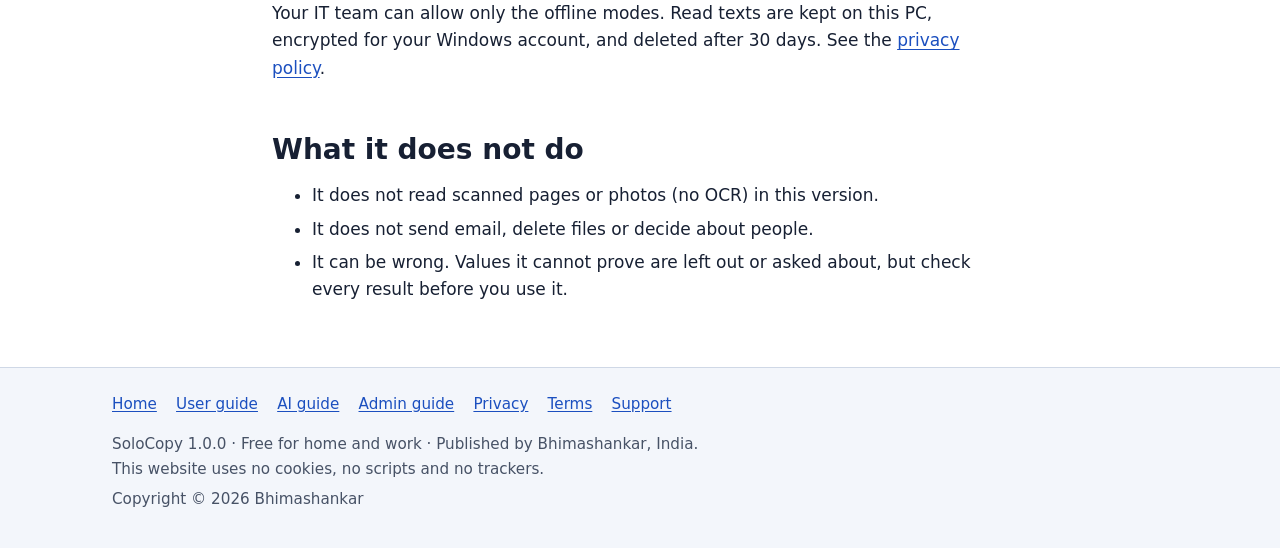
<file: ai-guide.html>
<!doctype html>
<html lang="en">
<head>
<meta charset="utf-8">
<meta name="viewport" content="width=device-width, initial-scale=1">
<title>Read &amp; summarise (AI) guide — SoloCopy</title>
<meta name="description" content="How SoloCopy's Read &amp; summarise turns a folder of documents into checked results: invoices into Excel, case briefs, calendars, email drafts, registers and PDF packs.">
<meta name="color-scheme" content="light dark">
<meta name="author" content="Bhimashankar">
<link rel="icon" href="assets/favicon.ico" sizes="any">
<link rel="icon" href="assets/solocopy.svg" type="image/svg+xml">
<link rel="stylesheet" href="assets/site.css">
<meta property="og:type" content="website">
<meta property="og:site_name" content="SoloCopy">
<meta property="og:title" content="Read &amp; summarise (AI) guide — SoloCopy">
<meta property="og:description" content="Turn a folder of documents into checked results: Excel, briefs, calendars, email drafts and PDF packs.">
<meta property="og:url" content="https://bhimahelavar.github.io/solocopy/ai-guide.html">
<meta property="og:image" content="https://bhimahelavar.github.io/solocopy/assets/solocopy-256.png">
<meta property="og:image:width" content="256">
<meta property="og:image:height" content="256">
<meta property="og:image:alt" content="SoloCopy logo">
<meta property="og:locale" content="en_US">
<meta name="twitter:card" content="summary">
</head>
<body>
<a class="skip-link" href="#main">Skip to main content</a>
<header class="site-header">
<div class="wrap header-inner">
<a class="brand" href="index.html" aria-label="SoloCopy home"><img src="assets/solocopy.svg" alt="" width="36" height="36"><span>SoloCopy</span></a>
<nav class="site-nav" aria-label="Main">
<ul>
<li><a href="index.html">Home</a></li>
<li><a href="user-guide.html">User guide</a></li>
<li><a href="ai-guide.html" aria-current="page">AI guide</a></li>
<li><a href="admin-guide.html">Admin guide</a></li>
<li><a href="privacy.html">Privacy</a></li>
<li><a href="terms.html">Terms</a></li>
<li><a href="support.html">Support</a></li>
</ul>
</nav>
</div>
</header>
<main id="main" tabindex="-1">
<div class="wrap prose">
<h1>Read &amp; summarise (AI) guide</h1>
<p>Read &amp; summarise reads a folder of documents (text PDFs, Word, Excel and emails) and turns them into the results you need: invoices entered in Excel, a brief of a court case, a calendar of due dates, an email draft, a register, or one PDF to hand in. Every value is checked against the document before it is used.</p>
<p>Read &amp; summarise is part of <strong>SoloCopy Pro</strong>. The free version can try it on 10 files.</p>
<nav class="toc" aria-labelledby="toc-title">
<h2 id="toc-title">On this page</h2>
<ul>
<li><a href="#promise">Our promise: nothing wrong written as fact</a></li>
<li><a href="#steps">The five steps</a></li>
<li><a href="#results">What you get for each kind of document</a></li>
<li><a href="#act">Finishing the job: moves and email drafts</a></li>
<li><a href="#ai">Where the AI runs</a></li>
<li><a href="#limits">What it does not do</a></li>
</ul>
</nav>

<h2 id="promise">Our promise: nothing wrong written as fact</h2>
<ul>
<li>A value is used only when the document proves it: the AI must quote the line it read, and SoloCopy checks that the line really says that value.</li>
<li>Dates go into a calendar only under their own label on the same line, for example “Next date of hearing”, “Due date” or “Valid until”.</li>
<li>Where a document sums something up (a court's order, a notice's demand), the brief shows the document's own words in quotation marks, never the AI's paraphrase.</li>
<li>Invoices are checked by arithmetic, GSTIN check digits and a second reading of the amounts. Only invoices that pass every check go on the <strong>Verified</strong> sheet; the others go on <strong>Needs review</strong> with the reason.</li>
<li>Something that cannot be proven is left out or asked about. Missing is allowed; wrong is not. Still, check a result before you rely on it.</li>
</ul>

<h2 id="steps">The five steps</h2>
<ol>
<li><strong>Choose a folder.</strong> Open <strong>Tools &gt; Read &amp; summarise</strong> and pick the folder of documents. Your files are only read, never changed.</li>
<li><strong>Read.</strong> SoloCopy reads every file and tells you what it could not read and why.</li>
<li><strong>Summary.</strong> Each file and the whole folder in a few lines, each line with the file and page it comes from. A line is kept only if that page supports it.</li>
<li><strong>Questions.</strong> If a value is unclear, you are asked about it. Your answer is used from then on.</li>
<li><strong>Create.</strong> Choose the kind of documents, then the result you need. You see a preview first; nothing is written until you click <strong>Create</strong>. Choose where the results are saved.</li>
</ol>

<h2 id="results">What you get for each kind of document</h2>
<div class="table-wrap">
<table>
<thead><tr><th scope="col">Documents</th><th scope="col">Results</th></tr></thead>
<tbody>
<tr><td>Invoices</td><td>Invoices into Excel (Verified / Needs review), invoice list with charts by vendor, payment calendar (.ics) from printed due dates, draft emails asking vendors to correct mistakes printed on an invoice</td></tr>
<tr><td>Court cases and orders</td><td>Case brief (Word and PDF) with court, case number, parties, the order in its own words and the next date; hearing calendar; email draft</td></tr>
<tr><td>Legal notices</td><td>Notice brief with sender, demand, amount and reply deadline; deadline calendar; email draft</td></tr>
<tr><td>Government letters</td><td>Office note with issuer, reference number, the action asked and the due date; calendar; email draft</td></tr>
<tr><td>Contracts</td><td>Contract summary with parties, dates, term, payment and how it ends; end-date calendar; email draft</td></tr>
<tr><td>Emails (.eml, .msg)</td><td>One PDF archive, oldest first, with the attachments inside unchanged; email summary; email draft</td></tr>
<tr><td>Receipts</td><td>Receipt register (Excel, CSV); expense claim PDF: a cover sheet with the total, then the receipts</td></tr>
<tr><td>Bank documents</td><td>Bank details register; account numbers show only the last 4 digits</td></tr>
<tr><td>ID documents</td><td>ID register with numbers masked to the last 4; expiry calendar; KYC pack PDF</td></tr>
<tr><td>Certificates</td><td>Certificate register; report; application pack PDF</td></tr>
<tr><td>CVs</td><td>Candidate profile; check CVs against the job (below)</td></tr>
<tr><td>Anything else</td><td>Detailed report and a table</td></tr>
</tbody>
</table>
</div>

<h3>Check CVs against the job</h3>
<p>Type the must-have and nice-to-have requirements, for example <code>C#, SQL Server, B.E.</code>. Each one is looked for in every CV as a whole word or phrase (“Java” does not match “JavaScript”), and the CV line that has it is shown. There is no AI score and nothing is decided for you: CVs are only sorted, and you read them and decide. SoloCopy can prepare an invitation draft or a polite “not shortlisted” draft for each candidate; drafts are never sent.</p>

<h2 id="act">Finishing the job: moves and email drafts</h2>
<ul>
<li><strong>Email drafts are only drafts.</strong> They open in Outlook; you check them and send them yourself. SoloCopy never sends email.</li>
<li><strong>Moving files only after you confirm.</strong> After entering invoices you can move them to a <strong>Done</strong> folder; after checking CVs you can move the ones you decided on to <strong>Not shortlisted</strong>. You see the list and tick what moves. Every move is in <strong>History</strong>, and <strong>Restore</strong> puts the file back. Nothing is deleted.</li>
</ul>

<h2 id="ai">Where the AI runs</h2>
<p>Choose in <strong>Tools &gt; AI settings</strong>:</p>
<ul>
<li><strong>Offline</strong> and <strong>Offline (light)</strong>: an AI model on this PC (<a href="https://ollama.com">Ollama</a>, installed separately). Nothing about your documents leaves the PC.</li>
<li><strong>Hybrid</strong>: the text of your documents is sent to Google Gemini with an API key you create yourself. Email addresses, phone numbers, card numbers, Aadhaar, PAN and other long ID or account numbers are replaced before sending; <strong>names, addresses and other words are not masked</strong>. With a free Google key, Google's terms allow it to use the text to improve its services, so use Offline for documents you may not share.</li>
</ul>
<p>Your IT team can allow only the offline modes. Read texts are kept on this PC, encrypted for your Windows account, and deleted after 30 days. See the <a href="privacy.html">privacy policy</a>.</p>

<h2 id="limits">What it does not do</h2>
<ul>
<li>It does not read scanned pages or photos (no OCR) in this version.</li>
<li>It does not send email, delete files or decide about people.</li>
<li>It can be wrong. Values it cannot prove are left out or asked about, but check every result before you use it.</li>
</ul>
</div>
</main>
<footer class="site-footer">
<div class="wrap">
<nav aria-label="Site">
<ul>
<li><a href="index.html">Home</a></li>
<li><a href="user-guide.html">User guide</a></li>
<li><a href="ai-guide.html" aria-current="page">AI guide</a></li>
<li><a href="admin-guide.html">Admin guide</a></li>
<li><a href="privacy.html">Privacy</a></li>
<li><a href="terms.html">Terms</a></li>
<li><a href="support.html">Support</a></li>
</ul>
</nav>
<p>SoloCopy 1.0.0 · Free for home and work · Published by Bhimashankar, India.<br>This website uses no cookies, no scripts and no trackers.</p>
<p>Copyright © 2026 Bhimashankar</p>
</div>
</footer>
</body>
</html>
</file>
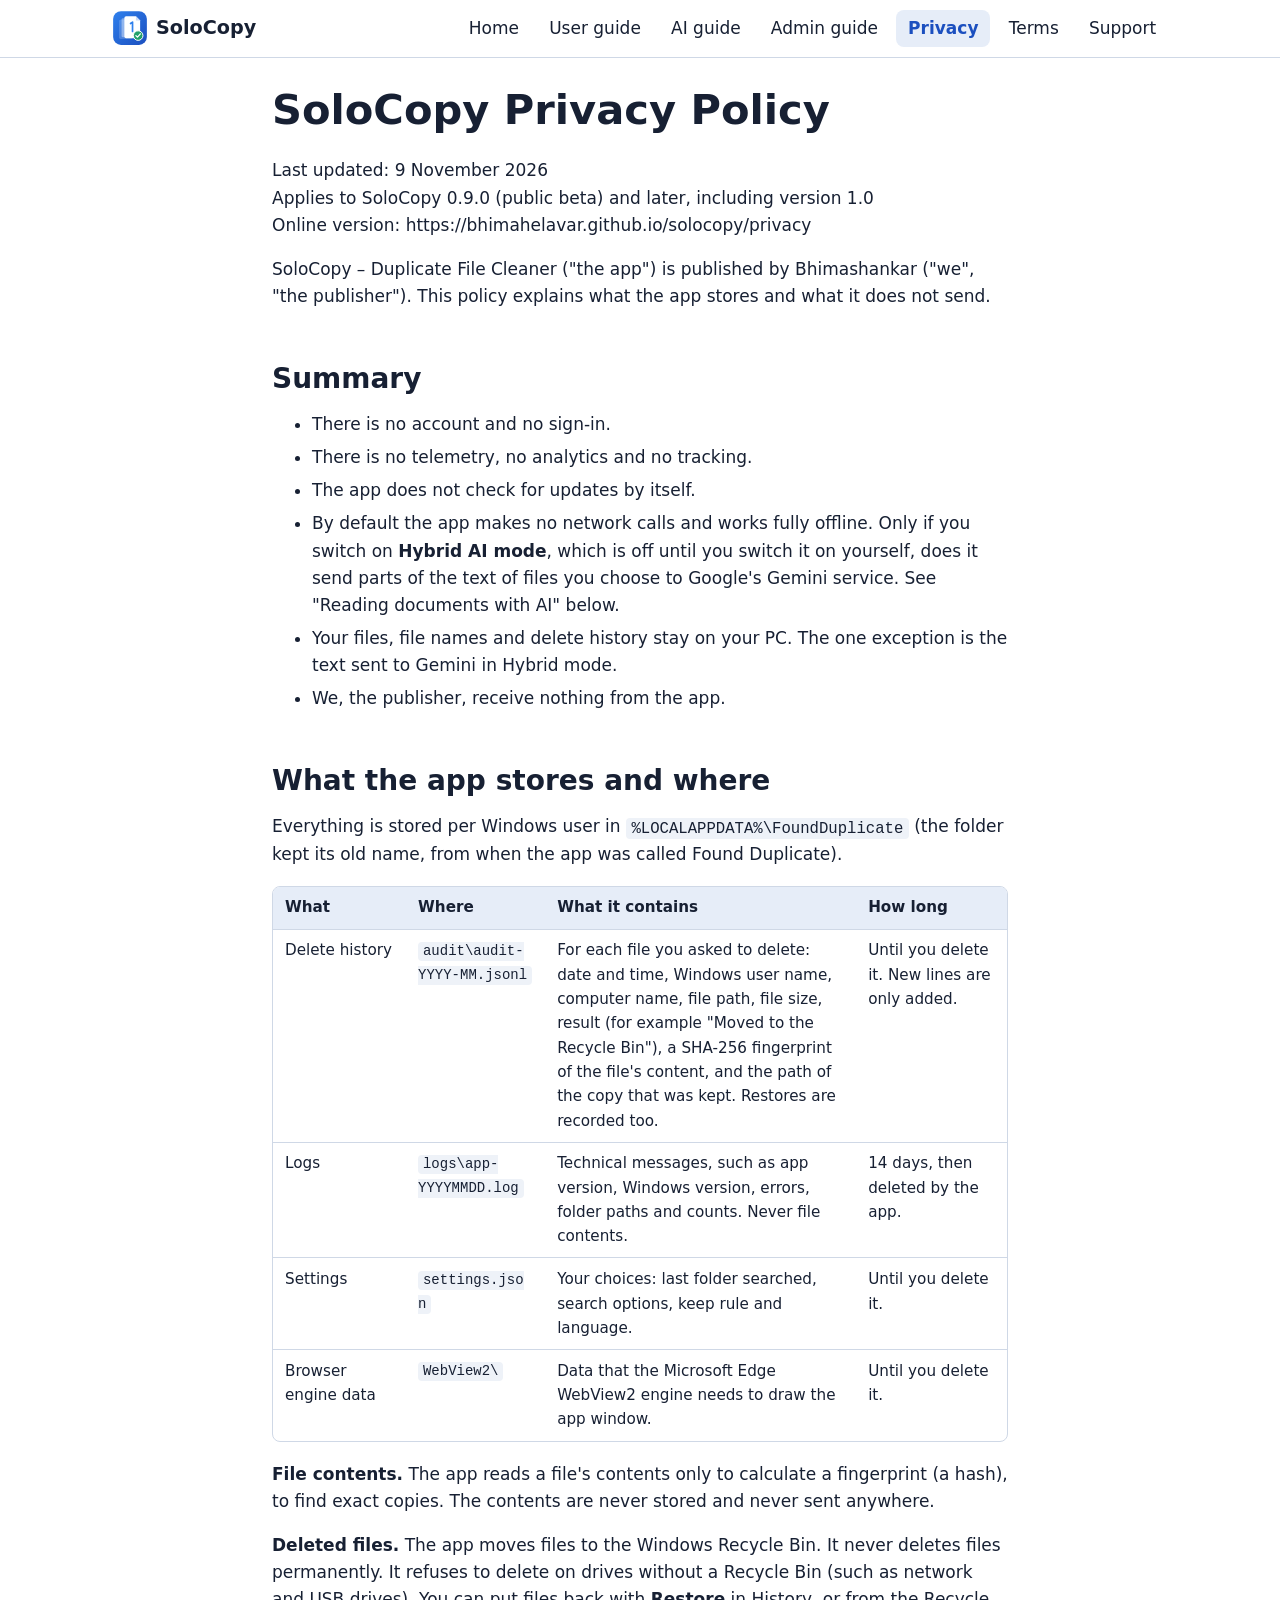
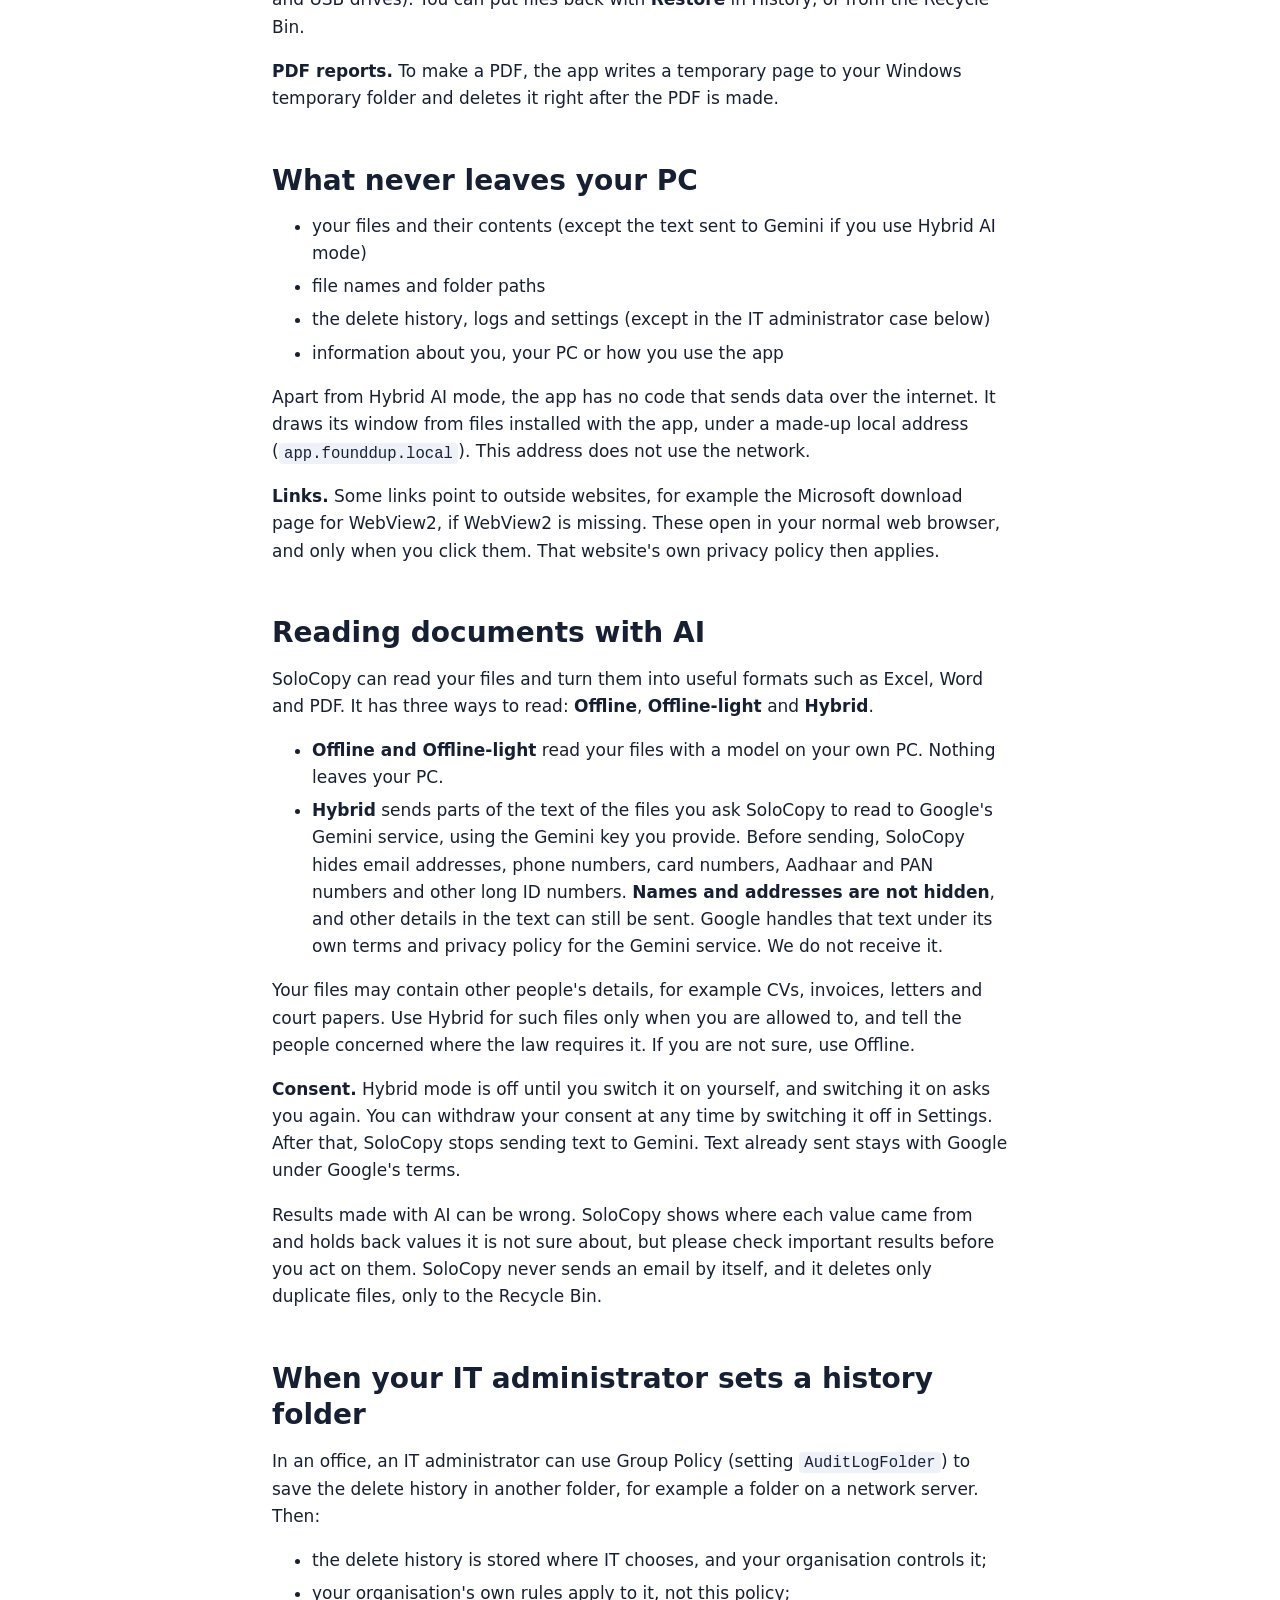
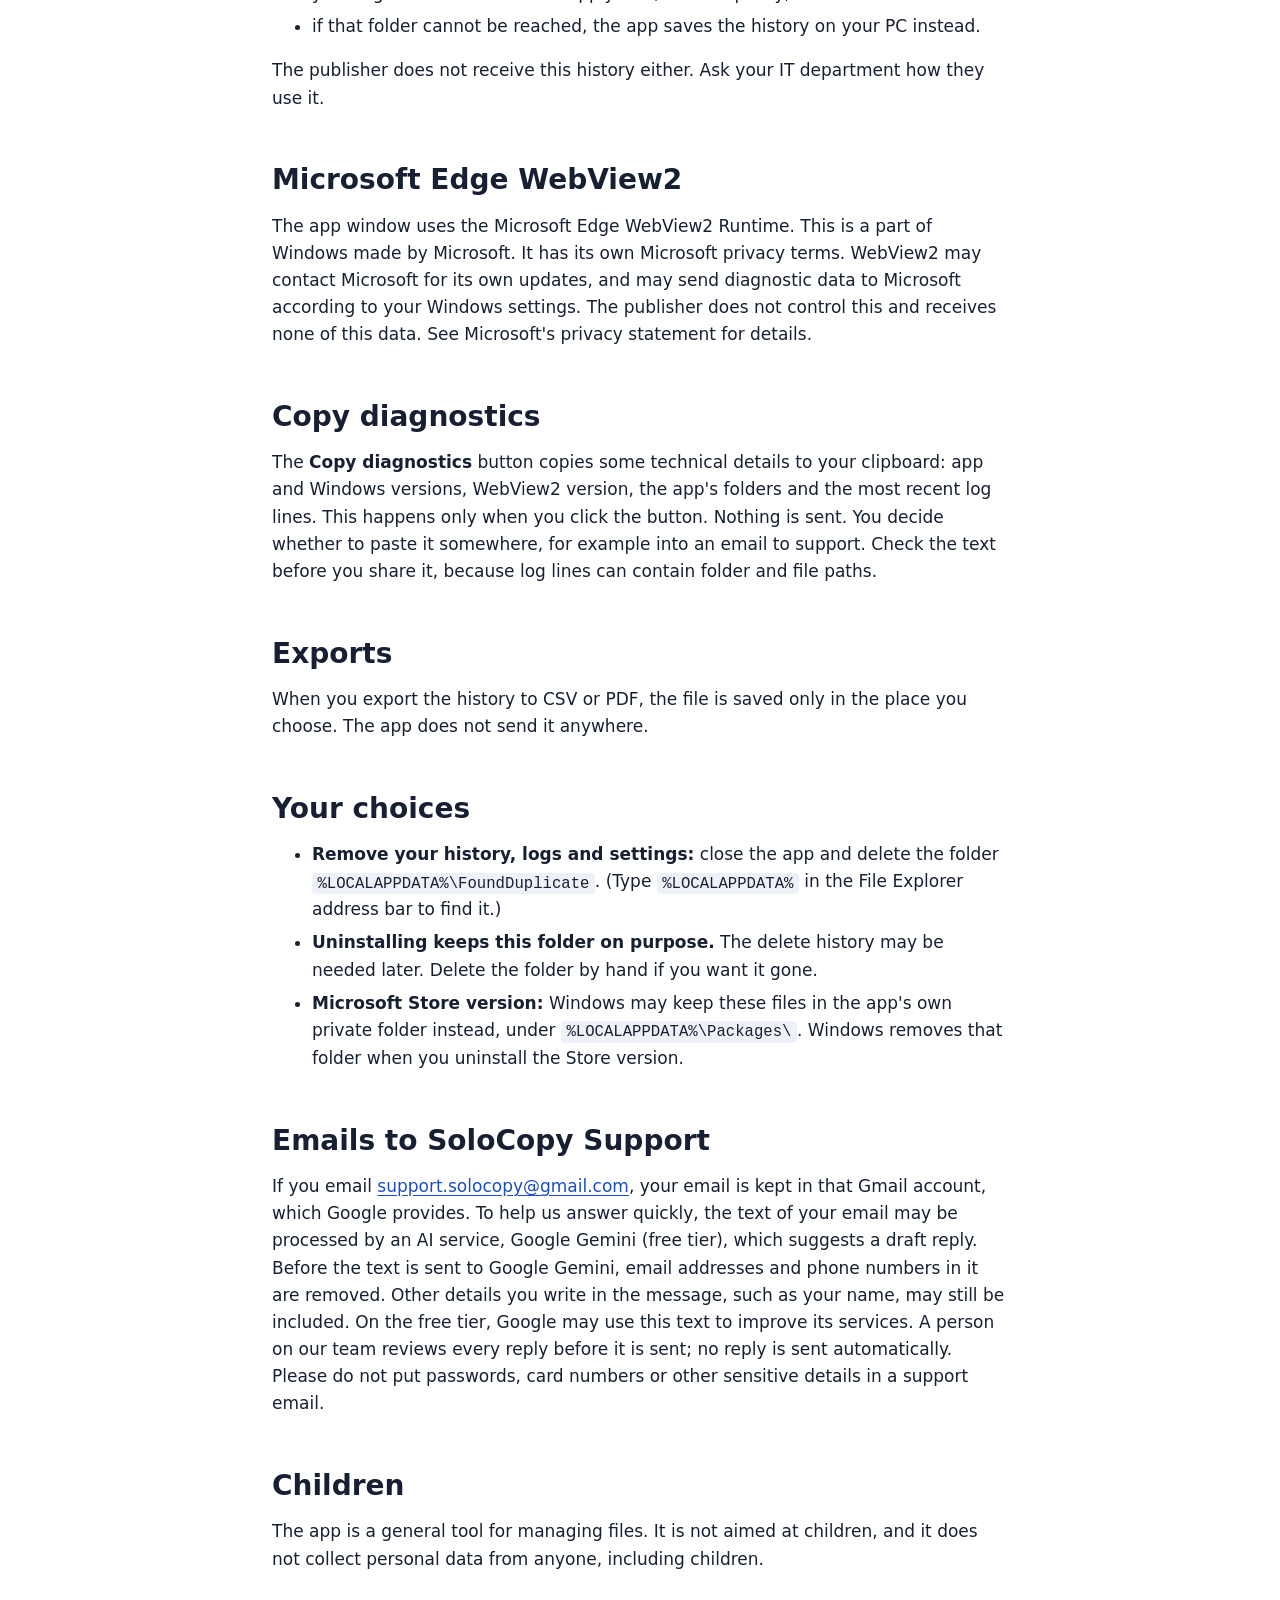
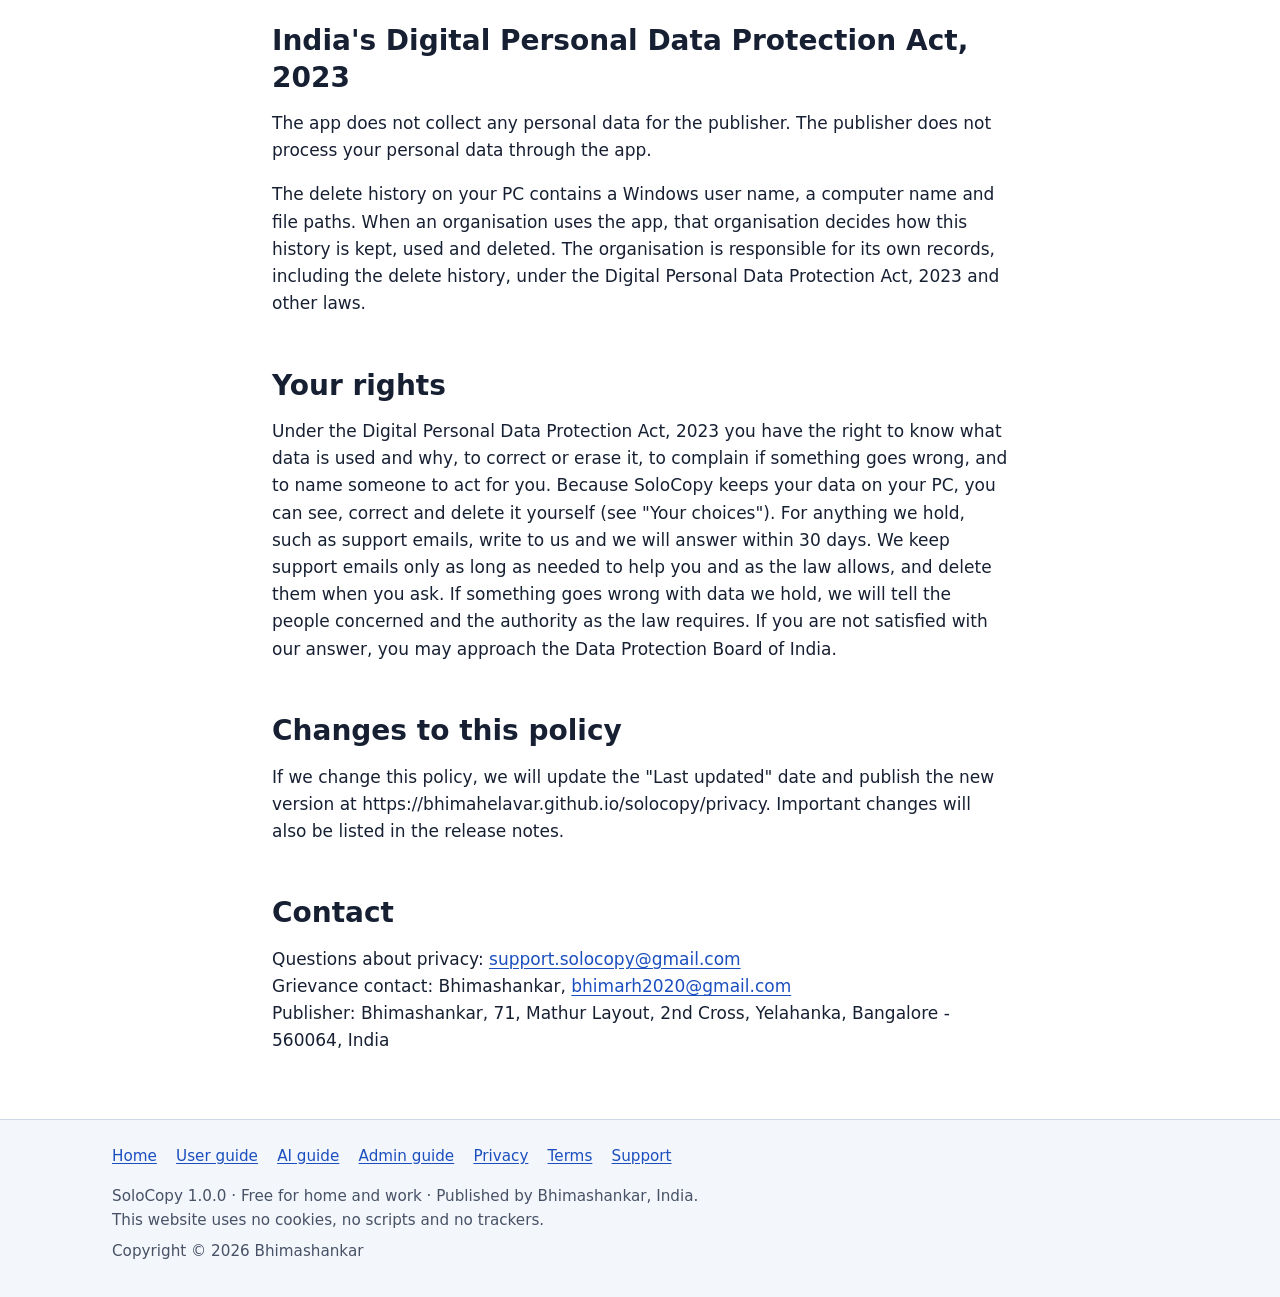
<file: privacy.html>
<!doctype html>
<html lang="en">
<head>
<meta charset="utf-8">
<meta name="viewport" content="width=device-width, initial-scale=1">
<title>Privacy policy – SoloCopy</title>
<meta name="description" content="SoloCopy privacy policy: no account, no telemetry, no network calls unless you switch on Hybrid AI mode. Your files and delete history stay on your PC.">
<meta name="color-scheme" content="light dark">
<meta name="author" content="Bhimashankar">
<link rel="icon" href="assets/favicon.ico" sizes="any">
<link rel="icon" href="assets/solocopy.svg" type="image/svg+xml">
<link rel="stylesheet" href="assets/site.css">
<meta property="og:type" content="website">
<meta property="og:site_name" content="SoloCopy">
<meta property="og:title" content="Privacy policy – SoloCopy">
<meta property="og:description" content="SoloCopy privacy policy: no account, no telemetry, no network calls unless you switch on Hybrid AI mode. Your files and delete history stay on your PC.">
<meta property="og:url" content="https://bhimahelavar.github.io/solocopy/privacy.html">
<meta property="og:image" content="https://bhimahelavar.github.io/solocopy/assets/solocopy-256.png">
<meta property="og:image:width" content="256">
<meta property="og:image:height" content="256">
<meta property="og:image:alt" content="SoloCopy logo">
<meta property="og:locale" content="en_US">
<meta name="twitter:card" content="summary">
</head>
<body>
<a class="skip-link" href="#main">Skip to main content</a>
<header class="site-header">
<div class="wrap header-inner">
<a class="brand" href="index.html" aria-label="SoloCopy home"><img src="assets/solocopy.svg" alt="" width="36" height="36"><span>SoloCopy</span></a>
<nav class="site-nav" aria-label="Main">
<ul>
<li><a href="index.html">Home</a></li>
<li><a href="user-guide.html">User guide</a></li>
<li><a href="ai-guide.html">AI guide</a></li>
<li><a href="admin-guide.html">Admin guide</a></li>
<li><a href="privacy.html" aria-current="page">Privacy</a></li>
<li><a href="terms.html">Terms</a></li>
<li><a href="support.html">Support</a></li>
</ul>
</nav>
</div>
</header>
<main id="main" tabindex="-1">
<div class="wrap prose">
<h1>SoloCopy Privacy Policy</h1>

<p>Last updated: 9 November 2026<br>
Applies to SoloCopy 0.9.0 (public beta) and later, including version 1.0<br>
Online version: https://bhimahelavar.github.io/solocopy/privacy</p>

<p>SoloCopy – Duplicate File Cleaner (&quot;the app&quot;) is published by Bhimashankar (&quot;we&quot;, &quot;the publisher&quot;). This policy explains what the app stores and what it does not send.</p>

<h2>Summary</h2>

<ul>
<li>There is no account and no sign-in.</li>
<li>There is no telemetry, no analytics and no tracking.</li>
<li>The app does not check for updates by itself.</li>
<li>By default the app makes no network calls and works fully offline. Only if you switch on <strong>Hybrid AI mode</strong>, which is off until you switch it on yourself, does it send parts of the text of files you choose to Google&#39;s Gemini service. See &quot;Reading documents with AI&quot; below.</li>
<li>Your files, file names and delete history stay on your PC. The one exception is the text sent to Gemini in Hybrid mode.</li>
<li>We, the publisher, receive nothing from the app.</li>
</ul>

<h2>What the app stores and where</h2>

<p>Everything is stored per Windows user in <code>%LOCALAPPDATA%\FoundDuplicate</code> (the folder kept its old name, from when the app was called Found Duplicate).</p>

<div class="table-wrap"><table>
<thead><tr><th scope="col">What</th><th scope="col">Where</th><th scope="col">What it contains</th><th scope="col">How long</th></tr></thead>
<tbody>
<tr><td>Delete history</td><td><code>audit\audit-YYYY-MM.jsonl</code></td><td>For each file you asked to delete: date and time, Windows user name, computer name, file path, file size, result (for example &quot;Moved to the Recycle Bin&quot;), a SHA-256 fingerprint of the file's content, and the path of the copy that was kept. Restores are recorded too.</td><td>Until you delete it. New lines are only added.</td></tr>
<tr><td>Logs</td><td><code>logs\app-YYYYMMDD.log</code></td><td>Technical messages, such as app version, Windows version, errors, folder paths and counts. Never file contents.</td><td>14 days, then deleted by the app.</td></tr>
<tr><td>Settings</td><td><code>settings.json</code></td><td>Your choices: last folder searched, search options, keep rule and language.</td><td>Until you delete it.</td></tr>
<tr><td>Browser engine data</td><td><code>WebView2\</code></td><td>Data that the Microsoft Edge WebView2 engine needs to draw the app window.</td><td>Until you delete it.</td></tr>
</tbody>
</table></div>

<p><strong>File contents.</strong> The app reads a file's contents only to calculate a fingerprint (a hash), to find exact copies. The contents are never stored and never sent anywhere.</p>

<p><strong>Deleted files.</strong> The app moves files to the Windows Recycle Bin. It never deletes files permanently. It refuses to delete on drives without a Recycle Bin (such as network and USB drives). You can put files back with <strong>Restore</strong> in History, or from the Recycle Bin.</p>

<p><strong>PDF reports.</strong> To make a PDF, the app writes a temporary page to your Windows temporary folder and deletes it right after the PDF is made.</p>

<h2>What never leaves your PC</h2>

<ul>
<li>your files and their contents (except the text sent to Gemini if you use Hybrid AI mode)</li>
<li>file names and folder paths</li>
<li>the delete history, logs and settings (except in the IT administrator case below)</li>
<li>information about you, your PC or how you use the app</li>
</ul>

<p>Apart from Hybrid AI mode, the app has no code that sends data over the internet. It draws its window from files installed with the app, under a made-up local address (<code>app.founddup.local</code>). This address does not use the network.</p>

<p><strong>Links.</strong> Some links point to outside websites, for example the Microsoft download page for WebView2, if WebView2 is missing. These open in your normal web browser, and only when you click them. That website's own privacy policy then applies.</p>

<h2>Reading documents with AI</h2>

<p>SoloCopy can read your files and turn them into useful formats such as Excel, Word and PDF. It has three ways to read: <strong>Offline</strong>, <strong>Offline-light</strong> and <strong>Hybrid</strong>.</p>

<ul>
<li><strong>Offline and Offline-light</strong> read your files with a model on your own PC. Nothing leaves your PC.</li>
<li><strong>Hybrid</strong> sends parts of the text of the files you ask SoloCopy to read to Google&#39;s Gemini service, using the Gemini key you provide. Before sending, SoloCopy hides email addresses, phone numbers, card numbers, Aadhaar and PAN numbers and other long ID numbers. <strong>Names and addresses are not hidden</strong>, and other details in the text can still be sent. Google handles that text under its own terms and privacy policy for the Gemini service. We do not receive it.</li>
</ul>

<p>Your files may contain other people&#39;s details, for example CVs, invoices, letters and court papers. Use Hybrid for such files only when you are allowed to, and tell the people concerned where the law requires it. If you are not sure, use Offline.</p>

<p><strong>Consent.</strong> Hybrid mode is off until you switch it on yourself, and switching it on asks you again. You can withdraw your consent at any time by switching it off in Settings. After that, SoloCopy stops sending text to Gemini. Text already sent stays with Google under Google&#39;s terms.</p>

<p>Results made with AI can be wrong. SoloCopy shows where each value came from and holds back values it is not sure about, but please check important results before you act on them. SoloCopy never sends an email by itself, and it deletes only duplicate files, only to the Recycle Bin.</p>

<h2>When your IT administrator sets a history folder</h2>

<p>In an office, an IT administrator can use Group Policy (setting <code>AuditLogFolder</code>) to save the delete history in another folder, for example a folder on a network server. Then:</p>

<ul>
<li>the delete history is stored where IT chooses, and your organisation controls it;</li>
<li>your organisation's own rules apply to it, not this policy;</li>
<li>if that folder cannot be reached, the app saves the history on your PC instead.</li>
</ul>

<p>The publisher does not receive this history either. Ask your IT department how they use it.</p>

<h2>Microsoft Edge WebView2</h2>

<p>The app window uses the Microsoft Edge WebView2 Runtime. This is a part of Windows made by Microsoft. It has its own Microsoft privacy terms. WebView2 may contact Microsoft for its own updates, and may send diagnostic data to Microsoft according to your Windows settings. The publisher does not control this and receives none of this data. See Microsoft's privacy statement for details.</p>

<h2>Copy diagnostics</h2>

<p>The <strong>Copy diagnostics</strong> button copies some technical details to your clipboard: app and Windows versions, WebView2 version, the app's folders and the most recent log lines. This happens only when you click the button. Nothing is sent. You decide whether to paste it somewhere, for example into an email to support. Check the text before you share it, because log lines can contain folder and file paths.</p>

<h2>Exports</h2>

<p>When you export the history to CSV or PDF, the file is saved only in the place you choose. The app does not send it anywhere.</p>

<h2>Your choices</h2>

<ul>
<li><strong>Remove your history, logs and settings:</strong> close the app and delete the folder <code>%LOCALAPPDATA%\FoundDuplicate</code>. (Type <code>%LOCALAPPDATA%</code> in the File Explorer address bar to find it.)</li>
<li><strong>Uninstalling keeps this folder on purpose.</strong> The delete history may be needed later. Delete the folder by hand if you want it gone.</li>
<li><strong>Microsoft Store version:</strong> Windows may keep these files in the app's own private folder instead, under <code>%LOCALAPPDATA%\Packages\</code>. Windows removes that folder when you uninstall the Store version.</li>
</ul>

<h2>Emails to SoloCopy Support</h2>

<p>If you email <a href="mailto:support.solocopy@gmail.com">support.solocopy@gmail.com</a>, your email is kept in that Gmail account, which Google provides. To help us answer quickly, the text of your email may be processed by an AI service, Google Gemini (free tier), which suggests a draft reply. Before the text is sent to Google Gemini, email addresses and phone numbers in it are removed. Other details you write in the message, such as your name, may still be included. On the free tier, Google may use this text to improve its services. A person on our team reviews every reply before it is sent; no reply is sent automatically. Please do not put passwords, card numbers or other sensitive details in a support email.</p>

<h2>Children</h2>

<p>The app is a general tool for managing files. It is not aimed at children, and it does not collect personal data from anyone, including children.</p>

<h2>India's Digital Personal Data Protection Act, 2023</h2>

<p>The app does not collect any personal data for the publisher. The publisher does not process your personal data through the app.</p>

<p>The delete history on your PC contains a Windows user name, a computer name and file paths. When an organisation uses the app, that organisation decides how this history is kept, used and deleted. The organisation is responsible for its own records, including the delete history, under the Digital Personal Data Protection Act, 2023 and other laws.</p>

<h2>Your rights</h2>

<p>Under the Digital Personal Data Protection Act, 2023 you have the right to know what data is used and why, to correct or erase it, to complain if something goes wrong, and to name someone to act for you. Because SoloCopy keeps your data on your PC, you can see, correct and delete it yourself (see &quot;Your choices&quot;). For anything we hold, such as support emails, write to us and we will answer within 30 days. We keep support emails only as long as needed to help you and as the law allows, and delete them when you ask. If something goes wrong with data we hold, we will tell the people concerned and the authority as the law requires. If you are not satisfied with our answer, you may approach the Data Protection Board of India.</p>

<h2>Changes to this policy</h2>

<p>If we change this policy, we will update the &quot;Last updated&quot; date and publish the new version at https://bhimahelavar.github.io/solocopy/privacy. Important changes will also be listed in the release notes.</p>

<h2>Contact</h2>

<p>Questions about privacy: <a href="mailto:support.solocopy@gmail.com">support.solocopy@gmail.com</a><br>
Grievance contact: Bhimashankar, <a href="mailto:bhimarh2020@gmail.com">bhimarh2020@gmail.com</a><br>
Publisher: Bhimashankar, 71, Mathur Layout, 2nd Cross, Yelahanka, Bangalore - 560064, India</p>
</div>
</main>
<footer class="site-footer">
<div class="wrap">
<nav aria-label="Site">
<ul>
<li><a href="index.html">Home</a></li>
<li><a href="user-guide.html">User guide</a></li>
<li><a href="ai-guide.html">AI guide</a></li>
<li><a href="admin-guide.html">Admin guide</a></li>
<li><a href="privacy.html" aria-current="page">Privacy</a></li>
<li><a href="terms.html">Terms</a></li>
<li><a href="support.html">Support</a></li>
</ul>
</nav>
<p>SoloCopy 1.0.0 · Free for home and work · Published by Bhimashankar, India.<br>This website uses no cookies, no scripts and no trackers.</p>
<p>Copyright © 2026 Bhimashankar</p>
</div>
</footer>
</body>
</html>
</file>
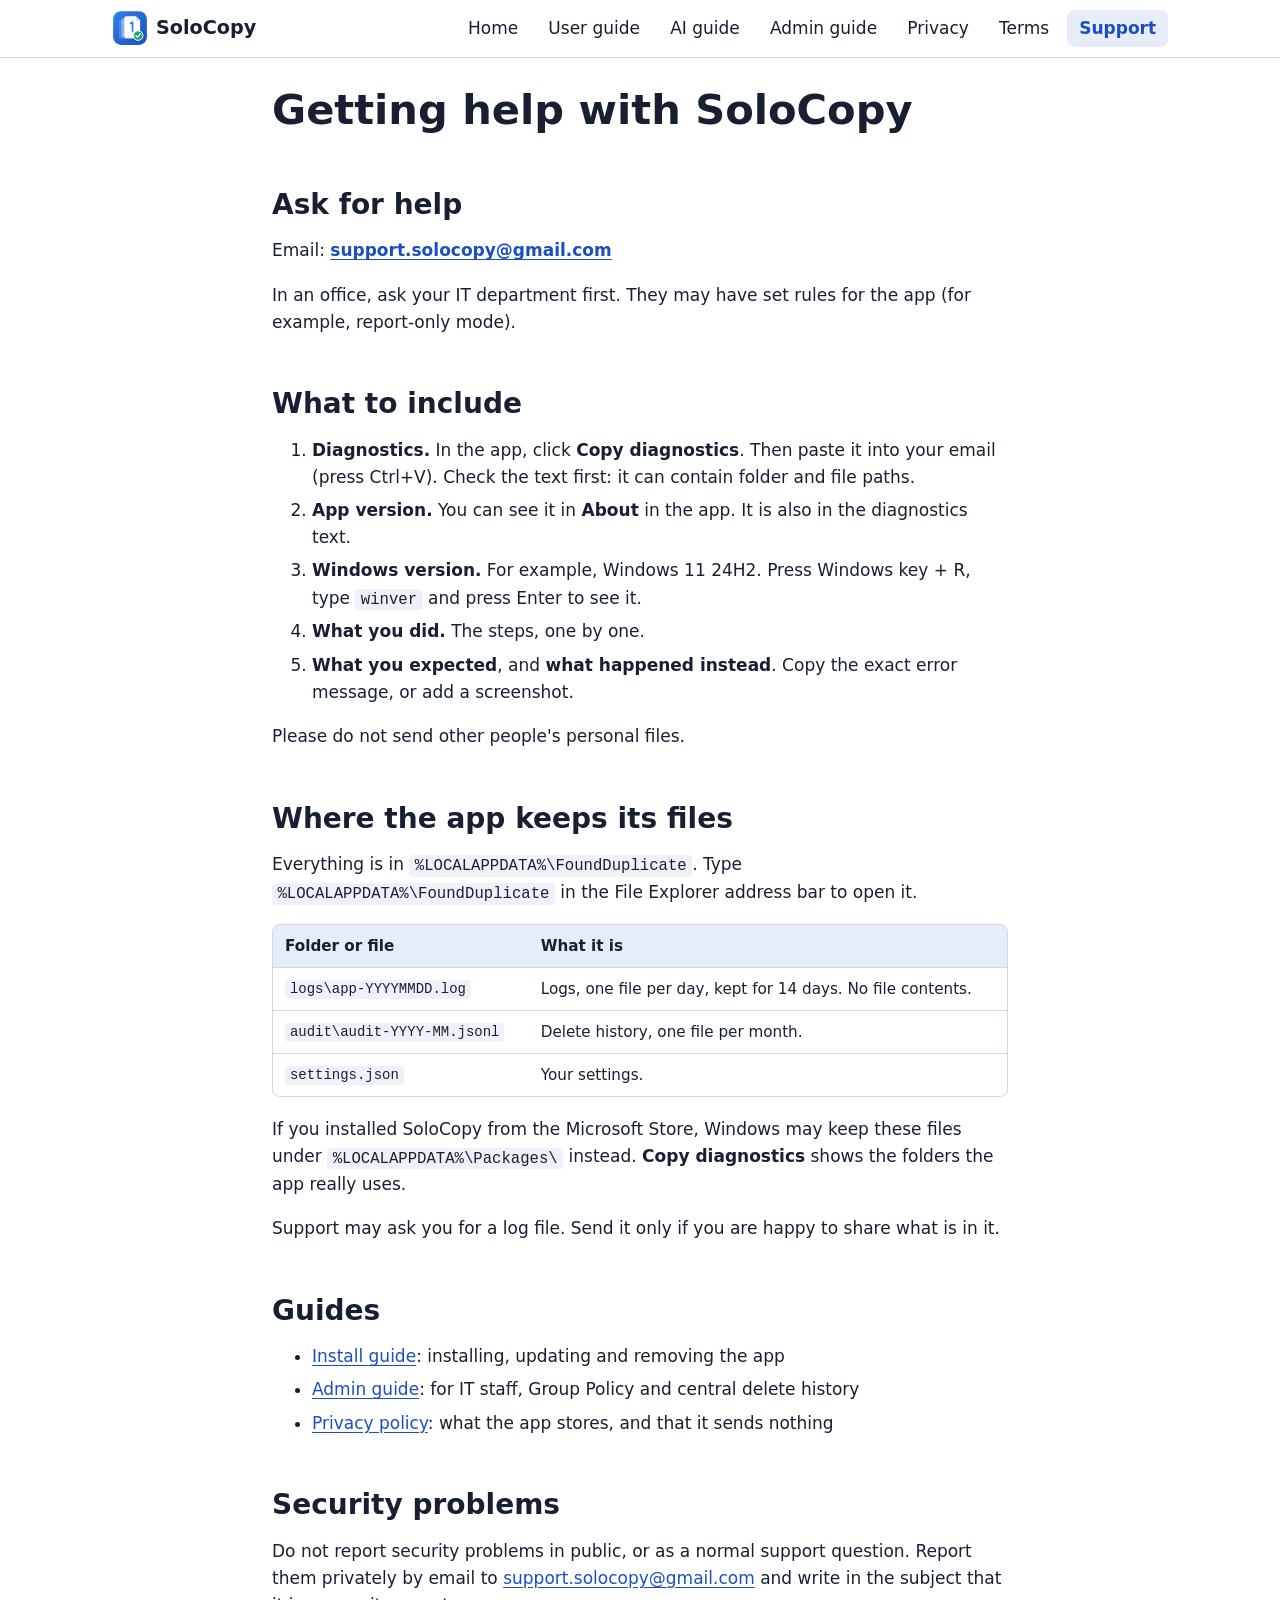
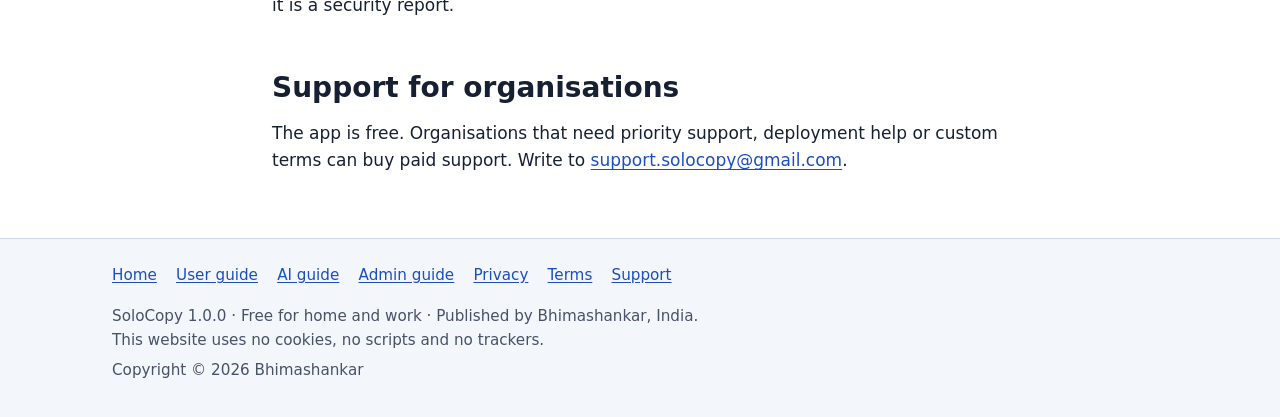
<file: support.html>
<!doctype html>
<html lang="en">
<head>
<meta charset="utf-8">
<meta name="viewport" content="width=device-width, initial-scale=1">
<title>Support – SoloCopy</title>
<meta name="description" content="How to get help with SoloCopy, what to include in your message, and where the app keeps its files.">
<meta name="color-scheme" content="light dark">
<meta name="author" content="Bhimashankar">
<link rel="icon" href="assets/favicon.ico" sizes="any">
<link rel="icon" href="assets/solocopy.svg" type="image/svg+xml">
<link rel="stylesheet" href="assets/site.css">
<meta property="og:type" content="website">
<meta property="og:site_name" content="SoloCopy">
<meta property="og:title" content="Support – SoloCopy">
<meta property="og:description" content="How to get help with SoloCopy, what to include in your message, and where the app keeps its files.">
<meta property="og:url" content="https://bhimahelavar.github.io/solocopy/support.html">
<meta property="og:image" content="https://bhimahelavar.github.io/solocopy/assets/solocopy-256.png">
<meta property="og:image:width" content="256">
<meta property="og:image:height" content="256">
<meta property="og:image:alt" content="SoloCopy logo">
<meta property="og:locale" content="en_US">
<meta name="twitter:card" content="summary">
</head>
<body>
<a class="skip-link" href="#main">Skip to main content</a>
<header class="site-header">
<div class="wrap header-inner">
<a class="brand" href="index.html" aria-label="SoloCopy home"><img src="assets/solocopy.svg" alt="" width="36" height="36"><span>SoloCopy</span></a>
<nav class="site-nav" aria-label="Main">
<ul>
<li><a href="index.html">Home</a></li>
<li><a href="user-guide.html">User guide</a></li>
<li><a href="ai-guide.html">AI guide</a></li>
<li><a href="admin-guide.html">Admin guide</a></li>
<li><a href="privacy.html">Privacy</a></li>
<li><a href="terms.html">Terms</a></li>
<li><a href="support.html" aria-current="page">Support</a></li>
</ul>
</nav>
</div>
</header>
<main id="main" tabindex="-1">
<div class="wrap prose">
<h1>Getting help with SoloCopy</h1>

<h2>Ask for help</h2>

<p>Email: <strong><a href="mailto:support.solocopy@gmail.com">support.solocopy@gmail.com</a></strong></p>

<p>In an office, ask your IT department first. They may have set rules for the app (for example, report-only mode).</p>

<h2>What to include</h2>

<ol>
<li><strong>Diagnostics.</strong> In the app, click <strong>Copy diagnostics</strong>. Then paste it into your email (press Ctrl+V). Check the text first: it can contain folder and file paths.</li>
<li><strong>App version.</strong> You can see it in <strong>About</strong> in the app. It is also in the diagnostics text.</li>
<li><strong>Windows version.</strong> For example, Windows 11 24H2. Press Windows key + R, type <code>winver</code> and press Enter to see it.</li>
<li><strong>What you did.</strong> The steps, one by one.</li>
<li><strong>What you expected</strong>, and <strong>what happened instead</strong>. Copy the exact error message, or add a screenshot.</li>
</ol>

<p>Please do not send other people's personal files.</p>

<h2>Where the app keeps its files</h2>

<p>Everything is in <code>%LOCALAPPDATA%\FoundDuplicate</code>. Type <code>%LOCALAPPDATA%\FoundDuplicate</code> in the File Explorer address bar to open it.</p>

<div class="table-wrap"><table>
<thead><tr><th scope="col">Folder or file</th><th scope="col">What it is</th></tr></thead>
<tbody>
<tr><td><code>logs\app-YYYYMMDD.log</code></td><td>Logs, one file per day, kept for 14 days. No file contents.</td></tr>
<tr><td><code>audit\audit-YYYY-MM.jsonl</code></td><td>Delete history, one file per month.</td></tr>
<tr><td><code>settings.json</code></td><td>Your settings.</td></tr>
</tbody>
</table></div>

<p>If you installed SoloCopy from the Microsoft Store, Windows may keep these files under <code>%LOCALAPPDATA%\Packages\</code> instead. <strong>Copy diagnostics</strong> shows the folders the app really uses.</p>

<p>Support may ask you for a log file. Send it only if you are happy to share what is in it.</p>

<h2>Guides</h2>

<ul>
<li><a href="user-guide.html#install">Install guide</a>: installing, updating and removing the app</li>
<li><a href="admin-guide.html">Admin guide</a>: for IT staff, Group Policy and central delete history</li>
<li><a href="privacy.html">Privacy policy</a>: what the app stores, and that it sends nothing</li>
</ul>

<h2>Security problems</h2>

<p>Do not report security problems in public, or as a normal support question. Report them privately by email to <a href="mailto:support.solocopy@gmail.com">support.solocopy@gmail.com</a> and write in the subject that it is a security report.</p>

<h2>Support for organisations</h2>

<p>The app is free. Organisations that need priority support, deployment help or custom terms can buy paid support. Write to <a href="mailto:support.solocopy@gmail.com">support.solocopy@gmail.com</a>.</p>
</div>
</main>
<footer class="site-footer">
<div class="wrap">
<nav aria-label="Site">
<ul>
<li><a href="index.html">Home</a></li>
<li><a href="user-guide.html">User guide</a></li>
<li><a href="ai-guide.html">AI guide</a></li>
<li><a href="admin-guide.html">Admin guide</a></li>
<li><a href="privacy.html">Privacy</a></li>
<li><a href="terms.html">Terms</a></li>
<li><a href="support.html" aria-current="page">Support</a></li>
</ul>
</nav>
<p>SoloCopy 1.0.0 · Free for home and work · Published by Bhimashankar, India.<br>This website uses no cookies, no scripts and no trackers.</p>
<p>Copyright © 2026 Bhimashankar</p>
</div>
</footer>
</body>
</html>
</file>
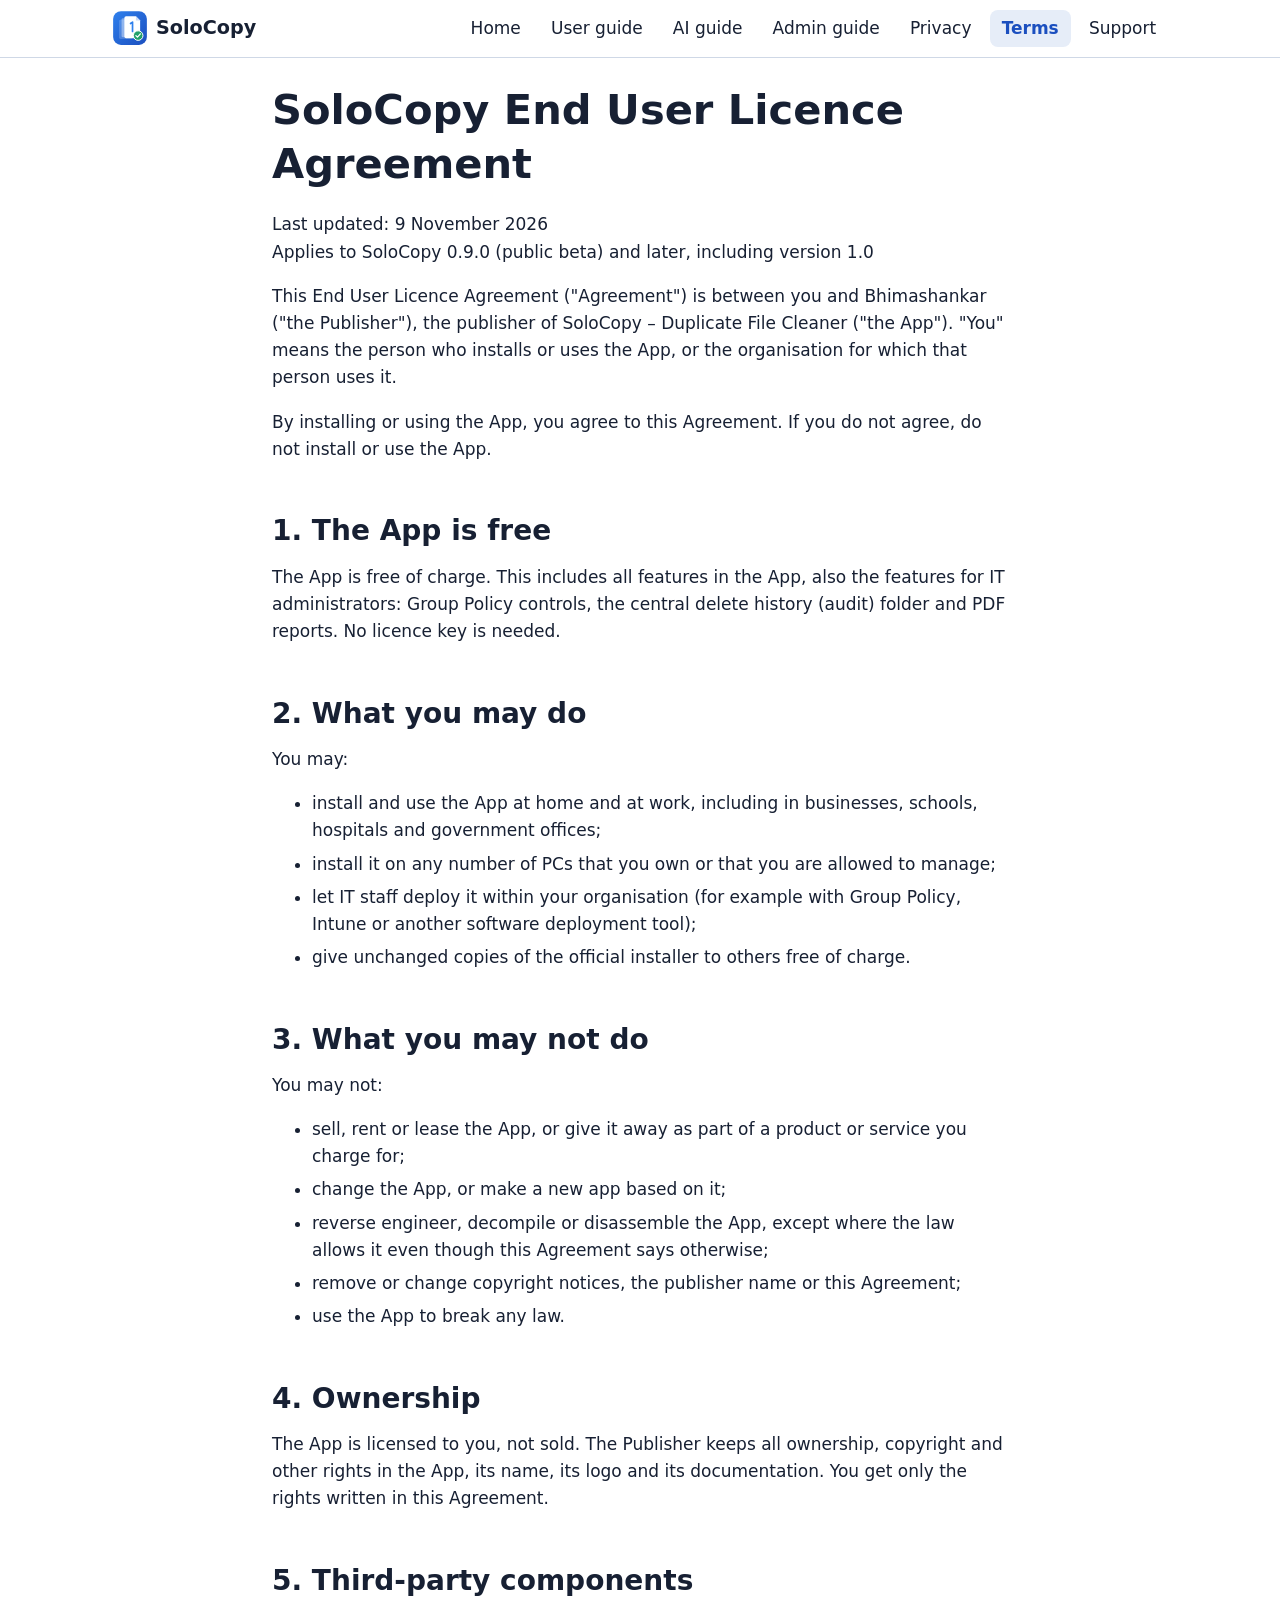
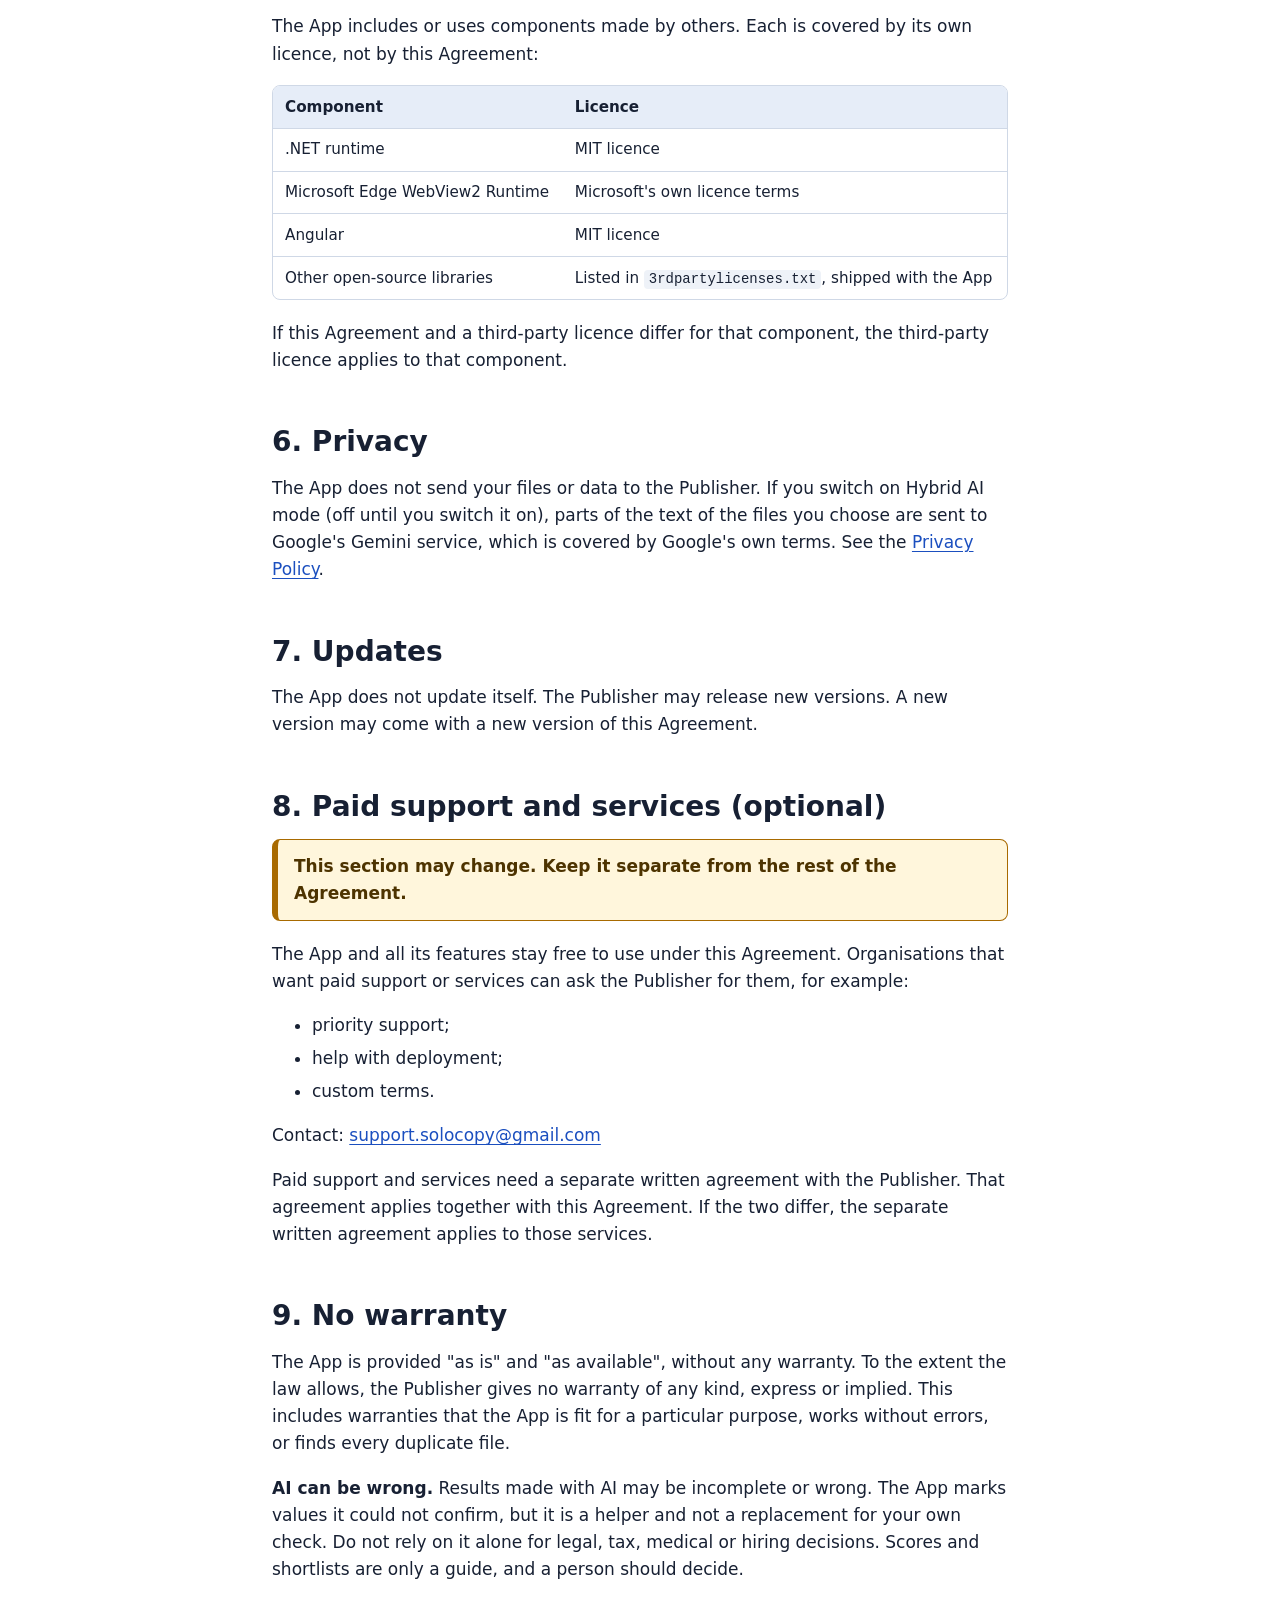
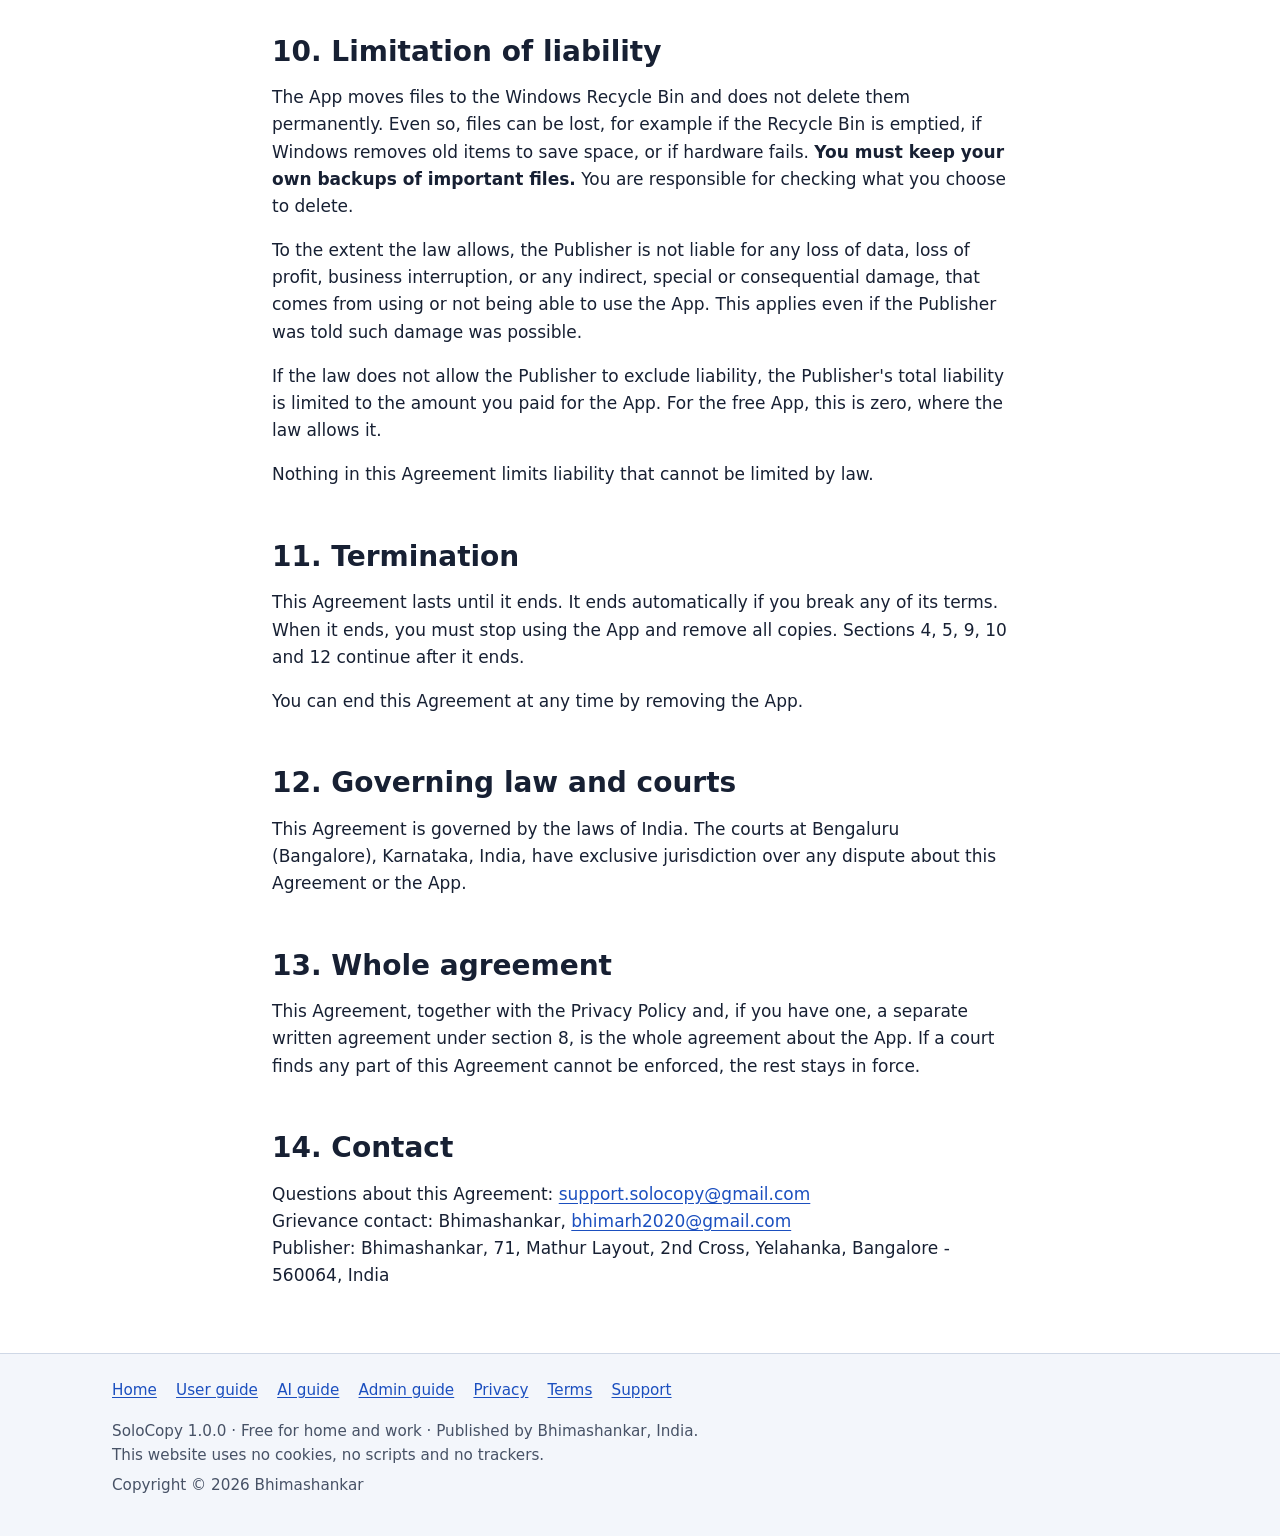
<file: terms.html>
<!doctype html>
<html lang="en">
<head>
<meta charset="utf-8">
<meta name="viewport" content="width=device-width, initial-scale=1">
<title>Terms (EULA) – SoloCopy</title>
<meta name="description" content="SoloCopy End User Licence Agreement: free for home and work, including all features for IT administrators.">
<meta name="color-scheme" content="light dark">
<meta name="author" content="Bhimashankar">
<link rel="icon" href="assets/favicon.ico" sizes="any">
<link rel="icon" href="assets/solocopy.svg" type="image/svg+xml">
<link rel="stylesheet" href="assets/site.css">
<meta property="og:type" content="website">
<meta property="og:site_name" content="SoloCopy">
<meta property="og:title" content="Terms (EULA) – SoloCopy">
<meta property="og:description" content="SoloCopy End User Licence Agreement: free for home and work, including all features for IT administrators.">
<meta property="og:url" content="https://bhimahelavar.github.io/solocopy/terms.html">
<meta property="og:image" content="https://bhimahelavar.github.io/solocopy/assets/solocopy-256.png">
<meta property="og:image:width" content="256">
<meta property="og:image:height" content="256">
<meta property="og:image:alt" content="SoloCopy logo">
<meta property="og:locale" content="en_US">
<meta name="twitter:card" content="summary">
</head>
<body>
<a class="skip-link" href="#main">Skip to main content</a>
<header class="site-header">
<div class="wrap header-inner">
<a class="brand" href="index.html" aria-label="SoloCopy home"><img src="assets/solocopy.svg" alt="" width="36" height="36"><span>SoloCopy</span></a>
<nav class="site-nav" aria-label="Main">
<ul>
<li><a href="index.html">Home</a></li>
<li><a href="user-guide.html">User guide</a></li>
<li><a href="ai-guide.html">AI guide</a></li>
<li><a href="admin-guide.html">Admin guide</a></li>
<li><a href="privacy.html">Privacy</a></li>
<li><a href="terms.html" aria-current="page">Terms</a></li>
<li><a href="support.html">Support</a></li>
</ul>
</nav>
</div>
</header>
<main id="main" tabindex="-1">
<div class="wrap prose">
<h1>SoloCopy End User Licence Agreement</h1>

<p>Last updated: 9 November 2026<br>
Applies to SoloCopy 0.9.0 (public beta) and later, including version 1.0</p>

<p>This End User Licence Agreement (&quot;Agreement&quot;) is between you and Bhimashankar (&quot;the Publisher&quot;), the publisher of SoloCopy – Duplicate File Cleaner (&quot;the App&quot;). &quot;You&quot; means the person who installs or uses the App, or the organisation for which that person uses it.</p>

<p>By installing or using the App, you agree to this Agreement. If you do not agree, do not install or use the App.</p>

<h2>1. The App is free</h2>

<p>The App is free of charge. This includes all features in the App, also the features for IT administrators: Group Policy controls, the central delete history (audit) folder and PDF reports. No licence key is needed.</p>

<h2>2. What you may do</h2>

<p>You may:</p>

<ul>
<li>install and use the App at home and at work, including in businesses, schools, hospitals and government offices;</li>
<li>install it on any number of PCs that you own or that you are allowed to manage;</li>
<li>let IT staff deploy it within your organisation (for example with Group Policy, Intune or another software deployment tool);</li>
<li>give unchanged copies of the official installer to others free of charge.</li>
</ul>

<h2>3. What you may not do</h2>

<p>You may not:</p>

<ul>
<li>sell, rent or lease the App, or give it away as part of a product or service you charge for;</li>
<li>change the App, or make a new app based on it;</li>
<li>reverse engineer, decompile or disassemble the App, except where the law allows it even though this Agreement says otherwise;</li>
<li>remove or change copyright notices, the publisher name or this Agreement;</li>
<li>use the App to break any law.</li>
</ul>

<h2>4. Ownership</h2>

<p>The App is licensed to you, not sold. The Publisher keeps all ownership, copyright and other rights in the App, its name, its logo and its documentation. You get only the rights written in this Agreement.</p>

<h2>5. Third-party components</h2>

<p>The App includes or uses components made by others. Each is covered by its own licence, not by this Agreement:</p>

<div class="table-wrap"><table>
<thead><tr><th scope="col">Component</th><th scope="col">Licence</th></tr></thead>
<tbody>
<tr><td>.NET runtime</td><td>MIT licence</td></tr>
<tr><td>Microsoft Edge WebView2 Runtime</td><td>Microsoft's own licence terms</td></tr>
<tr><td>Angular</td><td>MIT licence</td></tr>
<tr><td>Other open-source libraries</td><td>Listed in <code>3rdpartylicenses.txt</code>, shipped with the App</td></tr>
</tbody>
</table></div>

<p>If this Agreement and a third-party licence differ for that component, the third-party licence applies to that component.</p>

<h2>6. Privacy</h2>

<p>The App does not send your files or data to the Publisher. If you switch on Hybrid AI mode (off until you switch it on), parts of the text of the files you choose are sent to Google&#39;s Gemini service, which is covered by Google&#39;s own terms. See the <a href="privacy.html">Privacy Policy</a>.</p>

<h2>7. Updates</h2>

<p>The App does not update itself. The Publisher may release new versions. A new version may come with a new version of this Agreement.</p>

<h2>8. Paid support and services (optional)</h2>

<div class="notice" role="note"><p><strong>This section may change. Keep it separate from the rest of the Agreement.</strong></p></div>

<p>The App and all its features stay free to use under this Agreement. Organisations that want paid support or services can ask the Publisher for them, for example:</p>

<ul>
<li>priority support;</li>
<li>help with deployment;</li>
<li>custom terms.</li>
</ul>

<p>Contact: <a href="mailto:support.solocopy@gmail.com">support.solocopy@gmail.com</a></p>

<p>Paid support and services need a separate written agreement with the Publisher. That agreement applies together with this Agreement. If the two differ, the separate written agreement applies to those services.</p>

<h2>9. No warranty</h2>

<p>The App is provided &quot;as is&quot; and &quot;as available&quot;, without any warranty. To the extent the law allows, the Publisher gives no warranty of any kind, express or implied. This includes warranties that the App is fit for a particular purpose, works without errors, or finds every duplicate file.</p>

<p><strong>AI can be wrong.</strong> Results made with AI may be incomplete or wrong. The App marks values it could not confirm, but it is a helper and not a replacement for your own check. Do not rely on it alone for legal, tax, medical or hiring decisions. Scores and shortlists are only a guide, and a person should decide.</p>

<h2>10. Limitation of liability</h2>

<p>The App moves files to the Windows Recycle Bin and does not delete them permanently. Even so, files can be lost, for example if the Recycle Bin is emptied, if Windows removes old items to save space, or if hardware fails. <strong>You must keep your own backups of important files.</strong> You are responsible for checking what you choose to delete.</p>

<p>To the extent the law allows, the Publisher is not liable for any loss of data, loss of profit, business interruption, or any indirect, special or consequential damage, that comes from using or not being able to use the App. This applies even if the Publisher was told such damage was possible.</p>

<p>If the law does not allow the Publisher to exclude liability, the Publisher's total liability is limited to the amount you paid for the App. For the free App, this is zero, where the law allows it.</p>

<p>Nothing in this Agreement limits liability that cannot be limited by law.</p>

<h2>11. Termination</h2>

<p>This Agreement lasts until it ends. It ends automatically if you break any of its terms. When it ends, you must stop using the App and remove all copies. Sections 4, 5, 9, 10 and 12 continue after it ends.</p>

<p>You can end this Agreement at any time by removing the App.</p>

<h2>12. Governing law and courts</h2>

<p>This Agreement is governed by the laws of India. The courts at Bengaluru (Bangalore), Karnataka, India, have exclusive jurisdiction over any dispute about this Agreement or the App.</p>

<h2>13. Whole agreement</h2>

<p>This Agreement, together with the Privacy Policy and, if you have one, a separate written agreement under section 8, is the whole agreement about the App. If a court finds any part of this Agreement cannot be enforced, the rest stays in force.</p>

<h2>14. Contact</h2>

<p>Questions about this Agreement: <a href="mailto:support.solocopy@gmail.com">support.solocopy@gmail.com</a><br>
Grievance contact: Bhimashankar, <a href="mailto:bhimarh2020@gmail.com">bhimarh2020@gmail.com</a><br>
Publisher: Bhimashankar, 71, Mathur Layout, 2nd Cross, Yelahanka, Bangalore - 560064, India</p>
</div>
</main>
<footer class="site-footer">
<div class="wrap">
<nav aria-label="Site">
<ul>
<li><a href="index.html">Home</a></li>
<li><a href="user-guide.html">User guide</a></li>
<li><a href="ai-guide.html">AI guide</a></li>
<li><a href="admin-guide.html">Admin guide</a></li>
<li><a href="privacy.html">Privacy</a></li>
<li><a href="terms.html" aria-current="page">Terms</a></li>
<li><a href="support.html">Support</a></li>
</ul>
</nav>
<p>SoloCopy 1.0.0 · Free for home and work · Published by Bhimashankar, India.<br>This website uses no cookies, no scripts and no trackers.</p>
<p>Copyright © 2026 Bhimashankar</p>
</div>
</footer>
</body>
</html>
</file>
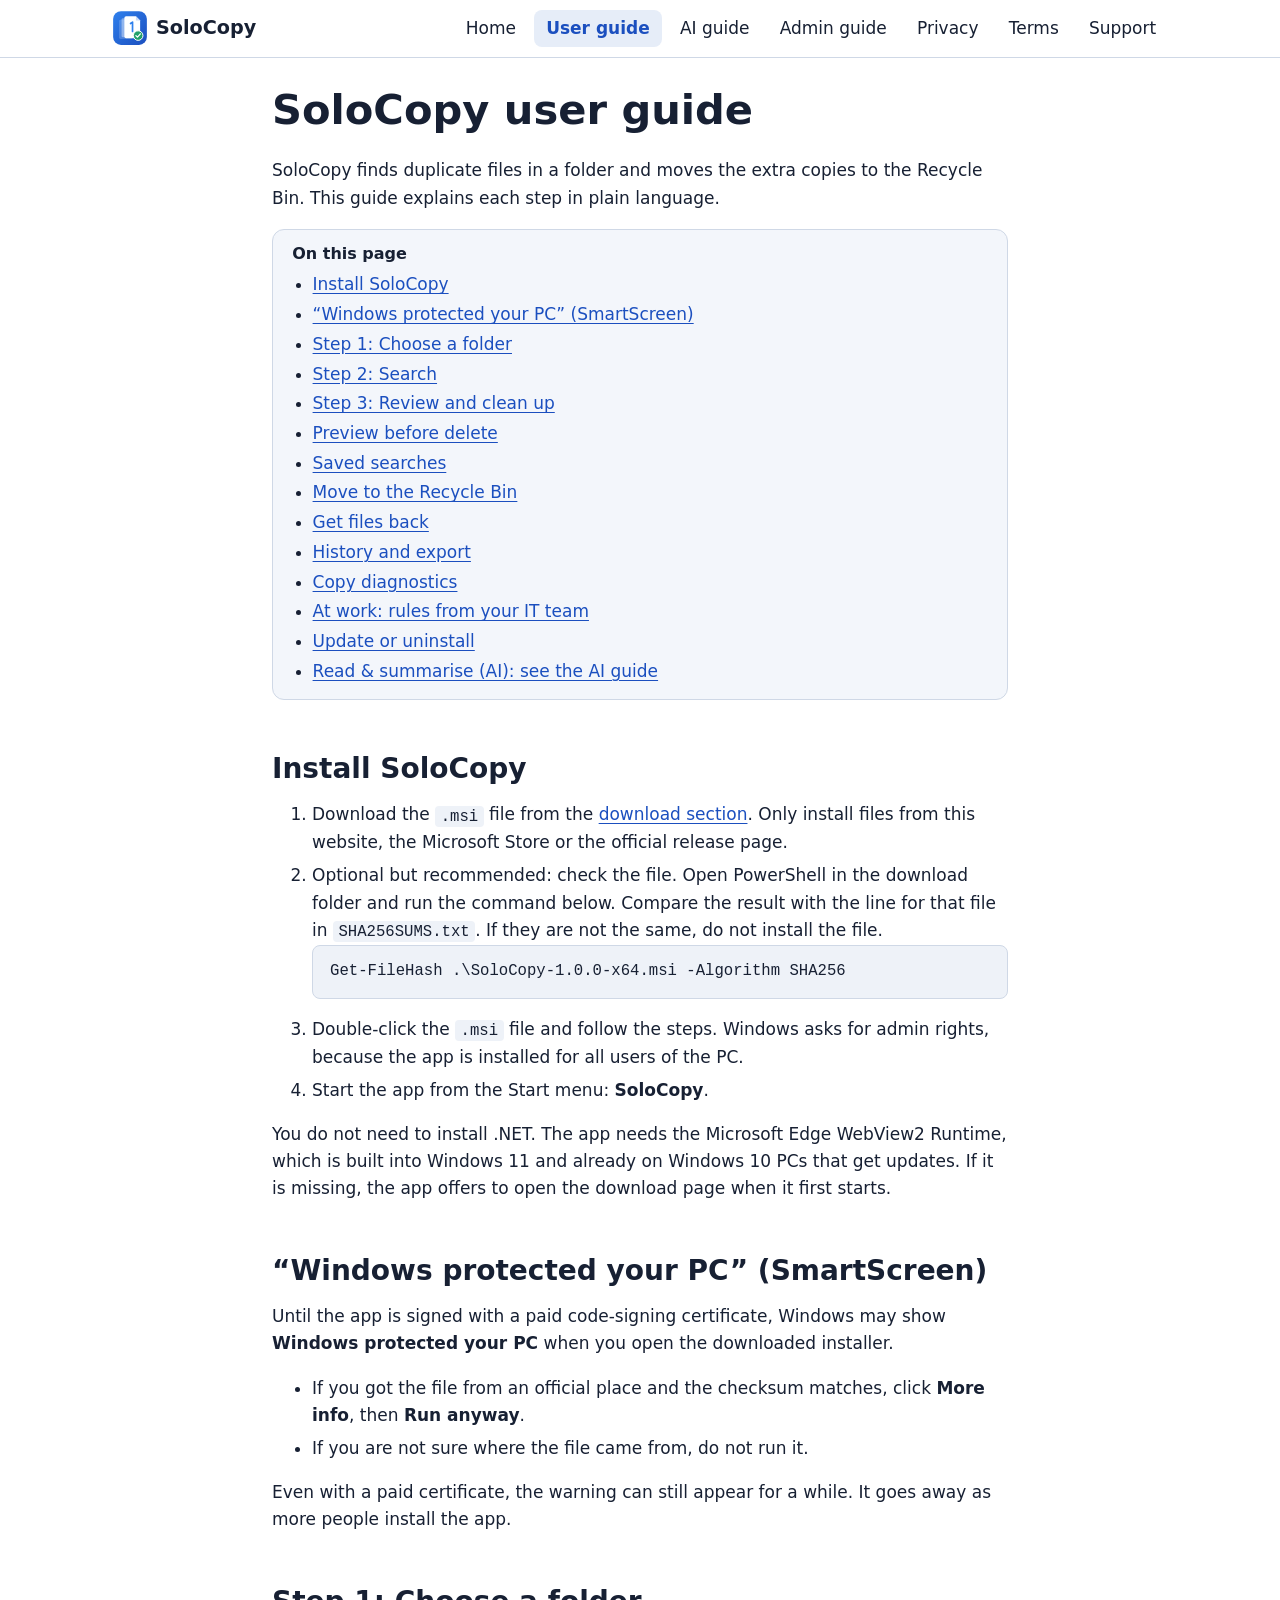
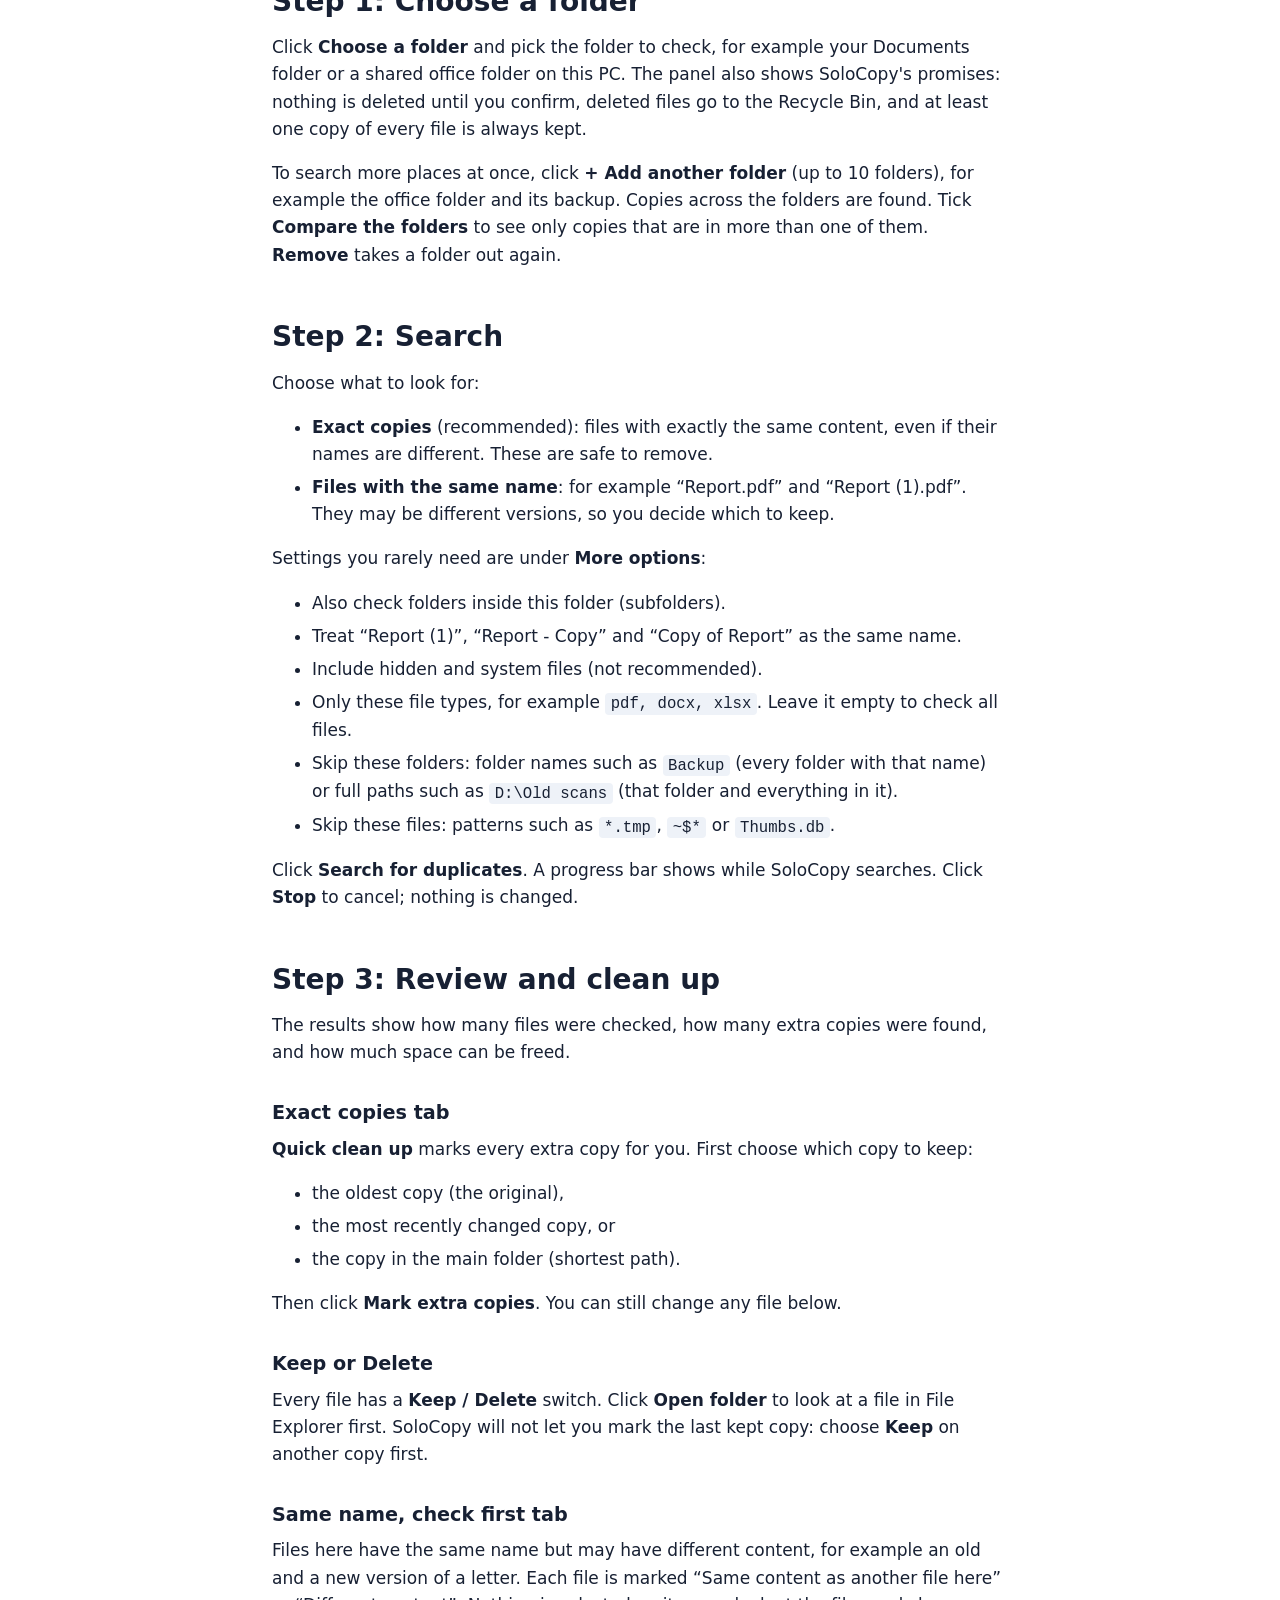
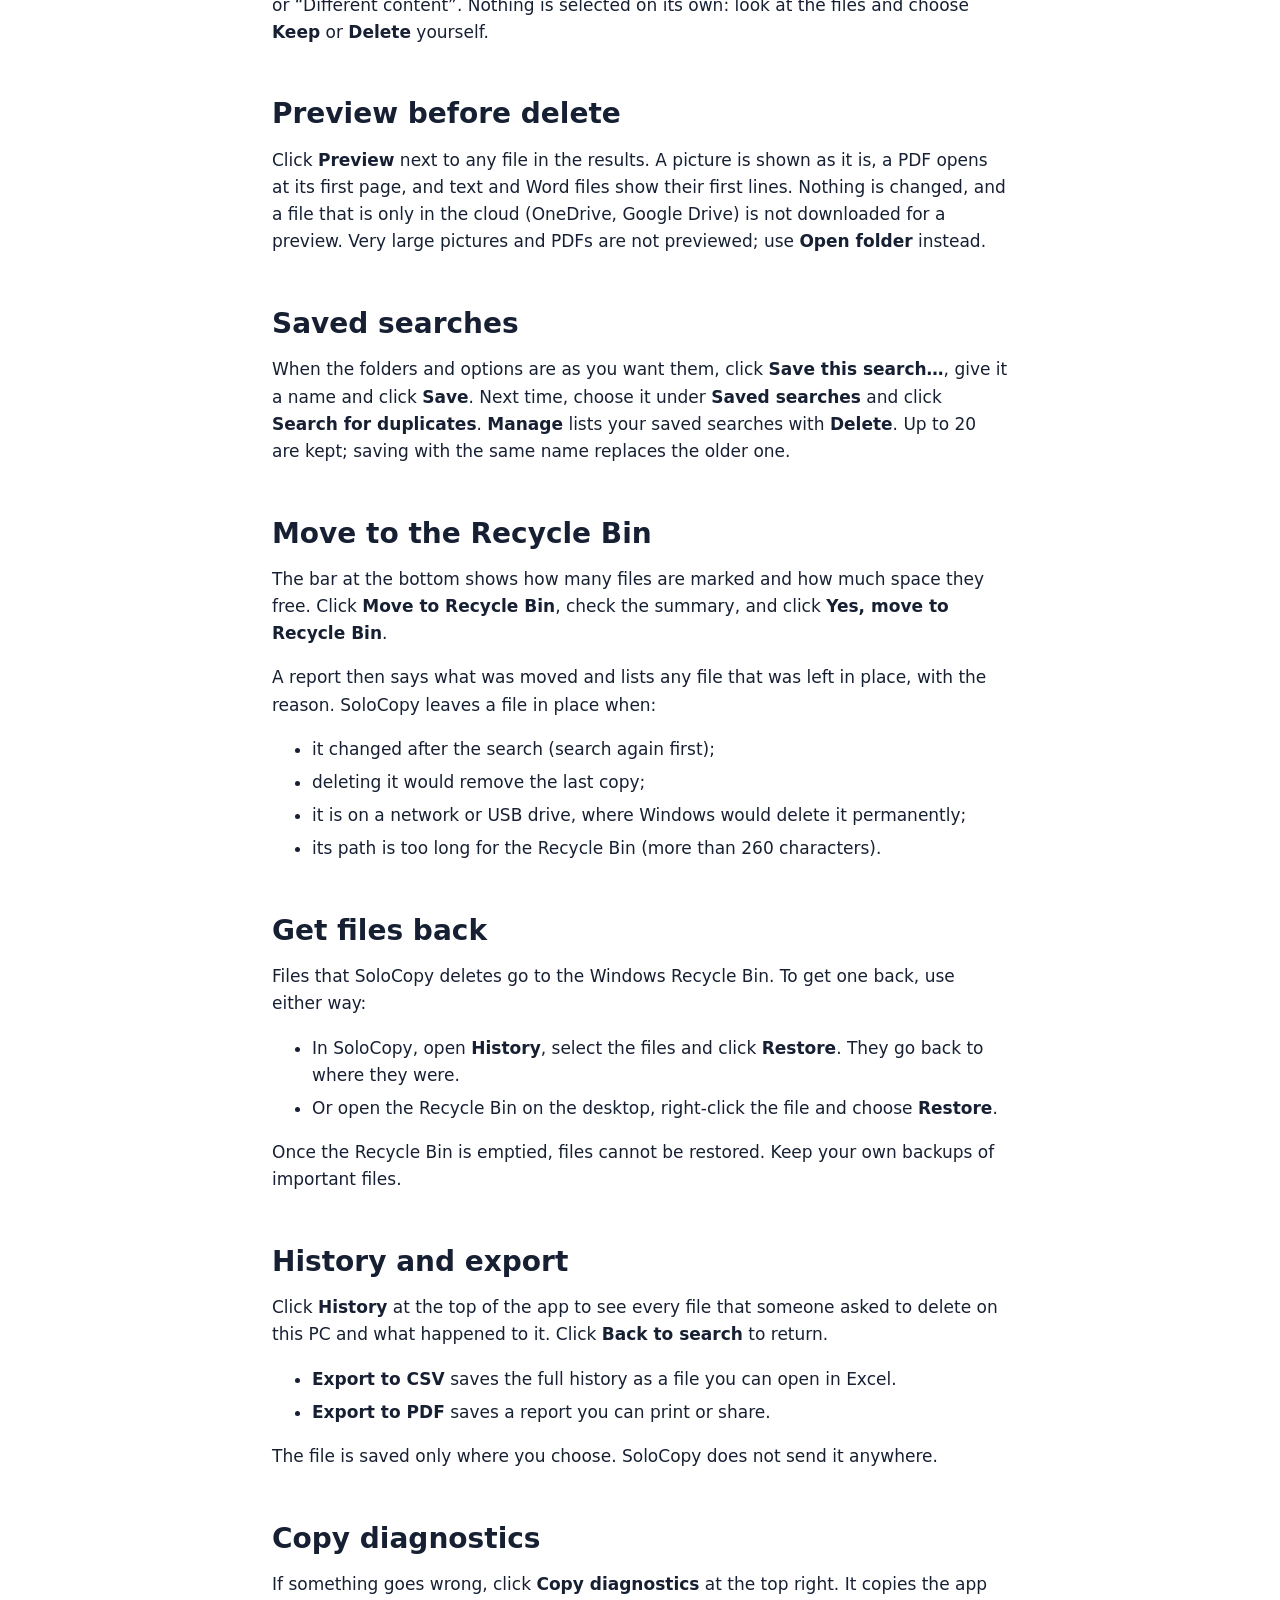
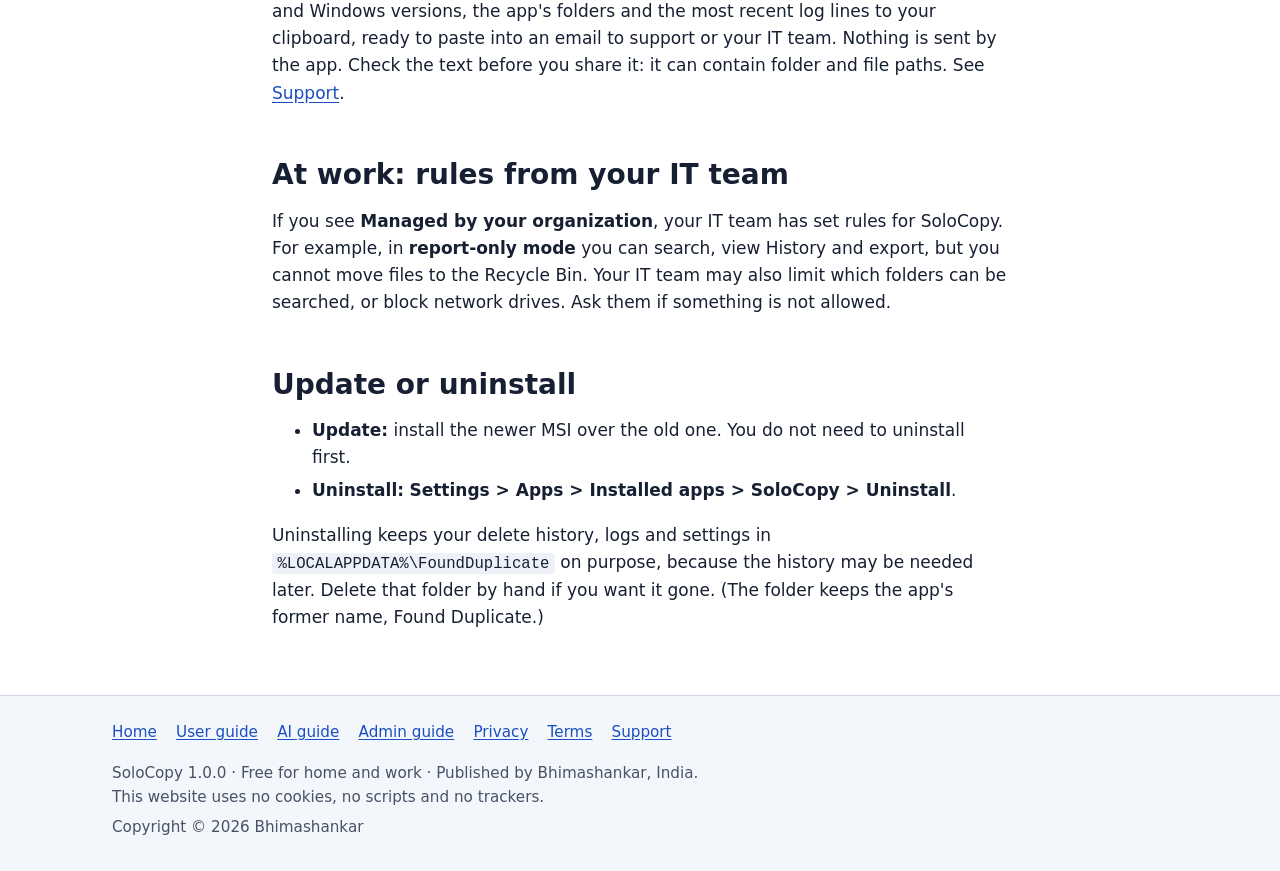
<file: user-guide.html>
<!doctype html>
<html lang="en">
<head>
<meta charset="utf-8">
<meta name="viewport" content="width=device-width, initial-scale=1">
<title>User guide – SoloCopy</title>
<meta name="description" content="How to install SoloCopy, find duplicate files, move extra copies to the Recycle Bin and restore them.">
<meta name="color-scheme" content="light dark">
<meta name="author" content="Bhimashankar">
<link rel="icon" href="assets/favicon.ico" sizes="any">
<link rel="icon" href="assets/solocopy.svg" type="image/svg+xml">
<link rel="stylesheet" href="assets/site.css">
<meta property="og:type" content="website">
<meta property="og:site_name" content="SoloCopy">
<meta property="og:title" content="User guide – SoloCopy">
<meta property="og:description" content="How to install SoloCopy, find duplicate files, move extra copies to the Recycle Bin and restore them.">
<meta property="og:url" content="https://bhimahelavar.github.io/solocopy/user-guide.html">
<meta property="og:image" content="https://bhimahelavar.github.io/solocopy/assets/solocopy-256.png">
<meta property="og:image:width" content="256">
<meta property="og:image:height" content="256">
<meta property="og:image:alt" content="SoloCopy logo">
<meta property="og:locale" content="en_US">
<meta name="twitter:card" content="summary">
</head>
<body>
<a class="skip-link" href="#main">Skip to main content</a>
<header class="site-header">
<div class="wrap header-inner">
<a class="brand" href="index.html" aria-label="SoloCopy home"><img src="assets/solocopy.svg" alt="" width="36" height="36"><span>SoloCopy</span></a>
<nav class="site-nav" aria-label="Main">
<ul>
<li><a href="index.html">Home</a></li>
<li><a href="user-guide.html" aria-current="page">User guide</a></li>
<li><a href="ai-guide.html">AI guide</a></li>
<li><a href="admin-guide.html">Admin guide</a></li>
<li><a href="privacy.html">Privacy</a></li>
<li><a href="terms.html">Terms</a></li>
<li><a href="support.html">Support</a></li>
</ul>
</nav>
</div>
</header>
<main id="main" tabindex="-1">
<div class="wrap prose">
<h1>SoloCopy user guide</h1>
<p>SoloCopy finds duplicate files in a folder and moves the extra copies to the Recycle Bin. This guide explains each step in plain language.</p>
<nav class="toc" aria-labelledby="toc-title">
<h2 id="toc-title">On this page</h2>
<ul>
<li><a href="#install">Install SoloCopy</a></li>
<li><a href="#smartscreen">“Windows protected your PC” (SmartScreen)</a></li>
<li><a href="#choose">Step 1: Choose a folder</a></li>
<li><a href="#search">Step 2: Search</a></li>
<li><a href="#review">Step 3: Review and clean up</a></li>
<li><a href="#preview">Preview before delete</a></li>
<li><a href="#saved">Saved searches</a></li>
<li><a href="#recycle">Move to the Recycle Bin</a></li>
<li><a href="#restore">Get files back</a></li>
<li><a href="#history">History and export</a></li>
<li><a href="#diagnostics">Copy diagnostics</a></li>
<li><a href="#office">At work: rules from your IT team</a></li>
<li><a href="#update">Update or uninstall</a></li>
<li><a href="ai-guide.html">Read &amp; summarise (AI): see the AI guide</a></li>
</ul>
</nav>

<h2 id="install">Install SoloCopy</h2>
<ol>
<li>Download the <code>.msi</code> file from the <a href="index.html#download">download section</a>. Only install files from this website, the Microsoft Store or the official release page.</li>
<li>Optional but recommended: check the file. Open PowerShell in the download folder and run the command below. Compare the result with the line for that file in <code>SHA256SUMS.txt</code>. If they are not the same, do not install the file.
<pre><code>Get-FileHash .\SoloCopy-1.0.0-x64.msi -Algorithm SHA256</code></pre></li>
<li>Double-click the <code>.msi</code> file and follow the steps. Windows asks for admin rights, because the app is installed for all users of the PC.</li>
<li>Start the app from the Start menu: <strong>SoloCopy</strong>.</li>
</ol>
<p>You do not need to install .NET. The app needs the Microsoft Edge WebView2 Runtime, which is built into Windows 11 and already on Windows 10 PCs that get updates. If it is missing, the app offers to open the download page when it first starts.</p>

<h2 id="smartscreen">“Windows protected your PC” (SmartScreen)</h2>
<p>Until the app is signed with a paid code-signing certificate, Windows may show <strong>Windows protected your PC</strong> when you open the downloaded installer.</p>
<ul>
<li>If you got the file from an official place and the checksum matches, click <strong>More info</strong>, then <strong>Run anyway</strong>.</li>
<li>If you are not sure where the file came from, do not run it.</li>
</ul>
<p>Even with a paid certificate, the warning can still appear for a while. It goes away as more people install the app.</p>

<h2 id="choose">Step 1: Choose a folder</h2>
<p>Click <strong>Choose a folder</strong> and pick the folder to check, for example your Documents folder or a shared office folder on this PC. The panel also shows SoloCopy's promises: nothing is deleted until you confirm, deleted files go to the Recycle Bin, and at least one copy of every file is always kept.</p>
<p>To search more places at once, click <strong>+ Add another folder</strong> (up to 10 folders), for example the office folder and its backup. Copies across the folders are found. Tick <strong>Compare the folders</strong> to see only copies that are in more than one of them. <strong>Remove</strong> takes a folder out again.</p>

<h2 id="search">Step 2: Search</h2>
<p>Choose what to look for:</p>
<ul>
<li><strong>Exact copies</strong> (recommended): files with exactly the same content, even if their names are different. These are safe to remove.</li>
<li><strong>Files with the same name</strong>: for example “Report.pdf” and “Report (1).pdf”. They may be different versions, so you decide which to keep.</li>
</ul>
<p>Settings you rarely need are under <strong>More options</strong>:</p>
<ul>
<li>Also check folders inside this folder (subfolders).</li>
<li>Treat “Report (1)”, “Report - Copy” and “Copy of Report” as the same name.</li>
<li>Include hidden and system files (not recommended).</li>
<li>Only these file types, for example <code>pdf, docx, xlsx</code>. Leave it empty to check all files.</li>
<li>Skip these folders: folder names such as <code>Backup</code> (every folder with that name) or full paths such as <code>D:\Old scans</code> (that folder and everything in it).</li>
<li>Skip these files: patterns such as <code>*.tmp</code>, <code>~$*</code> or <code>Thumbs.db</code>.</li>
</ul>
<p>Click <strong>Search for duplicates</strong>. A progress bar shows while SoloCopy searches. Click <strong>Stop</strong> to cancel; nothing is changed.</p>

<h2 id="review">Step 3: Review and clean up</h2>
<p>The results show how many files were checked, how many extra copies were found, and how much space can be freed.</p>
<h3>Exact copies tab</h3>
<p><strong>Quick clean up</strong> marks every extra copy for you. First choose which copy to keep:</p>
<ul>
<li>the oldest copy (the original),</li>
<li>the most recently changed copy, or</li>
<li>the copy in the main folder (shortest path).</li>
</ul>
<p>Then click <strong>Mark extra copies</strong>. You can still change any file below.</p>
<h3>Keep or Delete</h3>
<p>Every file has a <strong>Keep / Delete</strong> switch. Click <strong>Open folder</strong> to look at a file in File Explorer first. SoloCopy will not let you mark the last kept copy: choose <strong>Keep</strong> on another copy first.</p>
<h3>Same name, check first tab</h3>
<p>Files here have the same name but may have different content, for example an old and a new version of a letter. Each file is marked “Same content as another file here” or “Different content”. Nothing is selected on its own: look at the files and choose <strong>Keep</strong> or <strong>Delete</strong> yourself.</p>

<h2 id="preview">Preview before delete</h2>
<p>Click <strong>Preview</strong> next to any file in the results. A picture is shown as it is, a PDF opens at its first page, and text and Word files show their first lines. Nothing is changed, and a file that is only in the cloud (OneDrive, Google Drive) is not downloaded for a preview. Very large pictures and PDFs are not previewed; use <strong>Open folder</strong> instead.</p>

<h2 id="saved">Saved searches</h2>
<p>When the folders and options are as you want them, click <strong>Save this search…</strong>, give it a name and click <strong>Save</strong>. Next time, choose it under <strong>Saved searches</strong> and click <strong>Search for duplicates</strong>. <strong>Manage</strong> lists your saved searches with <strong>Delete</strong>. Up to 20 are kept; saving with the same name replaces the older one.</p>

<h2 id="recycle">Move to the Recycle Bin</h2>
<p>The bar at the bottom shows how many files are marked and how much space they free. Click <strong>Move to Recycle Bin</strong>, check the summary, and click <strong>Yes, move to Recycle Bin</strong>.</p>
<p>A report then says what was moved and lists any file that was left in place, with the reason. SoloCopy leaves a file in place when:</p>
<ul>
<li>it changed after the search (search again first);</li>
<li>deleting it would remove the last copy;</li>
<li>it is on a network or USB drive, where Windows would delete it permanently;</li>
<li>its path is too long for the Recycle Bin (more than 260 characters).</li>
</ul>

<h2 id="restore">Get files back</h2>
<p>Files that SoloCopy deletes go to the Windows Recycle Bin. To get one back, use either way:</p>
<ul>
<li>In SoloCopy, open <strong>History</strong>, select the files and click <strong>Restore</strong>. They go back to where they were.</li>
<li>Or open the Recycle Bin on the desktop, right-click the file and choose <strong>Restore</strong>.</li>
</ul>
<p>Once the Recycle Bin is emptied, files cannot be restored. Keep your own backups of important files.</p>

<h2 id="history">History and export</h2>
<p>Click <strong>History</strong> at the top of the app to see every file that someone asked to delete on this PC and what happened to it. Click <strong>Back to search</strong> to return.</p>
<ul>
<li><strong>Export to CSV</strong> saves the full history as a file you can open in Excel.</li>
<li><strong>Export to PDF</strong> saves a report you can print or share.</li>
</ul>
<p>The file is saved only where you choose. SoloCopy does not send it anywhere.</p>

<h2 id="diagnostics">Copy diagnostics</h2>
<p>If something goes wrong, click <strong>Copy diagnostics</strong> at the top right. It copies the app and Windows versions, the app's folders and the most recent log lines to your clipboard, ready to paste into an email to support or your IT team. Nothing is sent by the app. Check the text before you share it: it can contain folder and file paths. See <a href="support.html">Support</a>.</p>

<h2 id="office">At work: rules from your IT team</h2>
<p>If you see <strong>Managed by your organization</strong>, your IT team has set rules for SoloCopy. For example, in <strong>report-only mode</strong> you can search, view History and export, but you cannot move files to the Recycle Bin. Your IT team may also limit which folders can be searched, or block network drives. Ask them if something is not allowed.</p>

<h2 id="update">Update or uninstall</h2>
<ul>
<li><strong>Update:</strong> install the newer MSI over the old one. You do not need to uninstall first.</li>
<li><strong>Uninstall:</strong> <strong>Settings &gt; Apps &gt; Installed apps &gt; SoloCopy &gt; Uninstall</strong>.</li>
</ul>
<p>Uninstalling keeps your delete history, logs and settings in <code>%LOCALAPPDATA%\FoundDuplicate</code> on purpose, because the history may be needed later. Delete that folder by hand if you want it gone. (The folder keeps the app's former name, Found Duplicate.)</p>
</div>
</main>
<footer class="site-footer">
<div class="wrap">
<nav aria-label="Site">
<ul>
<li><a href="index.html">Home</a></li>
<li><a href="user-guide.html" aria-current="page">User guide</a></li>
<li><a href="ai-guide.html">AI guide</a></li>
<li><a href="admin-guide.html">Admin guide</a></li>
<li><a href="privacy.html">Privacy</a></li>
<li><a href="terms.html">Terms</a></li>
<li><a href="support.html">Support</a></li>
</ul>
</nav>
<p>SoloCopy 1.0.0 · Free for home and work · Published by Bhimashankar, India.<br>This website uses no cookies, no scripts and no trackers.</p>
<p>Copyright © 2026 Bhimashankar</p>
</div>
</footer>
</body>
</html>
</file>
<file: assets/site.css>
/* SoloCopy website. One stylesheet, no external fonts or resources.
   Light and dark colours follow the visitor's Windows/browser setting. */

:root {
  color-scheme: light dark;
  --bg: #ffffff;
  --surface: #f3f6fb;
  --surface-strong: #e6edf8;
  --text: #172033;
  --muted: #475266;
  --border: #cfd8e6;
  --link: #1b4fbf;
  --link-hover: #123a8f;
  --btn-bg: #1b4fbf;
  --btn-bg-hover: #163f99;
  --btn-text: #ffffff;
  --ok: #136b41;
  --notice-bg: #fff6dc;
  --notice-border: #a86a00;
  --notice-text: #4d3300;
  --code-bg: #eef2f8;
  --focus: #b4261e;
  --hero-from: #eaf1fd;
  --hero-to: #ffffff;
  --radius: 12px;
  --font: 'Segoe UI', 'Nirmala UI', system-ui, sans-serif;
  --mono: Consolas, 'Cascadia Mono', ui-monospace, monospace;
}

@media (prefers-color-scheme: dark) {
  :root {
    --bg: #0f1420;
    --surface: #182031;
    --surface-strong: #202a3f;
    --text: #e9eef8;
    --muted: #b7c2d6;
    --border: #33405a;
    --link: #93b8ff;
    --link-hover: #c0d5ff;
    --btn-bg: #93b8ff;
    --btn-bg-hover: #b6cfff;
    --btn-text: #0b1a3a;
    --ok: #74d6a4;
    --notice-bg: #2c2312;
    --notice-border: #e0a83a;
    --notice-text: #ffe6b0;
    --code-bg: #1d2638;
    --focus: #ffb4a8;
    --hero-from: #16213a;
    --hero-to: #0f1420;
  }
}

*,
*::before,
*::after {
  box-sizing: border-box;
}

html {
  -webkit-text-size-adjust: 100%;
  text-size-adjust: 100%;
}

body {
  margin: 0;
  background: var(--bg);
  color: var(--text);
  font-family: var(--font);
  font-size: 1.0625rem;
  line-height: 1.6;
  overflow-wrap: break-word;
}

:lang(hi) {
  line-height: 1.75;
}

img {
  max-width: 100%;
  height: auto;
}

a {
  color: var(--link);
  text-underline-offset: 0.15em;
}

a:hover {
  color: var(--link-hover);
}

:focus-visible {
  outline: 3px solid var(--focus);
  outline-offset: 2px;
}

main:focus {
  outline: none;
}

h1,
h2,
h3,
h4 {
  line-height: 1.3;
  margin: 1.8em 0 0.5em;
}

h1 {
  font-size: clamp(1.75rem, 1.2rem + 2.4vw, 2.6rem);
  margin-top: 0.6em;
}

h2 {
  font-size: clamp(1.35rem, 1.1rem + 1vw, 1.75rem);
}

h3 {
  font-size: 1.2rem;
}

h4 {
  font-size: 1.05rem;
}

p,
ul,
ol {
  margin: 0 0 1em;
}

li + li {
  margin-top: 0.35em;
}

code {
  font-family: var(--mono);
  font-size: 0.92em;
  background: var(--code-bg);
  padding: 0.1em 0.35em;
  border-radius: 4px;
  overflow-wrap: anywhere;
}

pre {
  background: var(--code-bg);
  border: 1px solid var(--border);
  border-radius: 8px;
  padding: 0.8em 1em;
  overflow-x: auto;
  margin: 0 0 1em;
  line-height: 1.45;
}

pre code {
  background: none;
  padding: 0;
  overflow-wrap: normal;
  white-space: pre;
}

/* Layout */

.wrap {
  width: 100%;
  max-width: 68rem;
  margin: 0 auto;
  padding: 0 16px;
}

.prose {
  max-width: 48rem;
}

/* Skip link */

.skip-link {
  position: absolute;
  left: 8px;
  top: -100px;
  z-index: 10;
  background: var(--btn-bg);
  color: var(--btn-text);
  padding: 0.6em 1em;
  border-radius: 8px;
  font-weight: 600;
}

.skip-link:focus {
  top: 8px;
  color: var(--btn-text);
}

/* Header */

.site-header {
  border-bottom: 1px solid var(--border);
  background: var(--bg);
}

.header-inner {
  display: flex;
  flex-wrap: wrap;
  align-items: center;
  gap: 0.5rem 1rem;
  padding-top: 0.6rem;
  padding-bottom: 0.6rem;
}

.brand {
  display: inline-flex;
  align-items: center;
  gap: 0.5rem;
  font-weight: 700;
  font-size: 1.2rem;
  color: var(--text);
  text-decoration: none;
}

.brand:hover {
  color: var(--text);
}

.lang-switch {
  order: 2;
  margin-left: auto;
  padding: 0.25em 0.8em;
  border: 1px solid var(--border);
  border-radius: 999px;
  text-decoration: none;
  font-weight: 600;
}

.site-nav {
  order: 3;
  flex-basis: 100%;
}

.site-nav ul,
.site-footer ul {
  list-style: none;
  margin: 0;
  padding: 0;
  display: flex;
  flex-wrap: wrap;
  gap: 0.25rem 0.4rem;
}

.site-nav li + li,
.site-footer li + li {
  margin-top: 0;
}

.site-nav a {
  display: inline-block;
  padding: 0.3em 0.7em;
  border-radius: 8px;
  text-decoration: none;
  color: var(--text);
}

.site-nav a:hover {
  background: var(--surface);
  color: var(--text);
}

.site-nav a[aria-current='page'] {
  background: var(--surface-strong);
  color: var(--link);
  font-weight: 600;
}

@media (min-width: 60rem) {
  .site-nav {
    order: 1;
    flex-basis: auto;
    margin-left: auto;
  }

  .lang-switch {
    margin-left: 0;
  }
}

/* Footer */

.site-footer {
  margin-top: 4rem;
  border-top: 1px solid var(--border);
  background: var(--surface);
  color: var(--muted);
  font-size: 0.95rem;
  padding: 1.5rem 0 2rem;
}

.site-footer nav {
  margin-bottom: 1rem;
}

.site-footer ul {
  gap: 0.4rem 1.2rem;
}

.site-footer p {
  margin: 0.4em 0;
}

/* Hero */

.hero {
  background: linear-gradient(180deg, var(--hero-from), var(--hero-to));
  padding: 2.5rem 0 2rem;
}

.hero-inner {
  display: flex;
  flex-wrap: wrap;
  align-items: center;
  gap: 1.5rem 2.5rem;
}

.hero-logo {
  width: 112px;
  height: 112px;
  flex: none;
}

.hero-text {
  flex: 1 1 20rem;
  min-width: 0;
}

.hero h1 {
  margin: 0 0 0.4em;
}

.lead {
  font-size: 1.25rem;
  color: var(--text);
  max-width: 40rem;
}

.small,
.muted {
  color: var(--muted);
  font-size: 0.95rem;
}

.actions {
  display: flex;
  flex-wrap: wrap;
  gap: 0.75rem;
  margin: 1.2rem 0;
}

/* Buttons */

.btn {
  display: inline-block;
  padding: 0.7em 1.3em;
  border-radius: 10px;
  font-weight: 600;
  text-decoration: none;
  border: 2px solid var(--btn-bg);
  line-height: 1.3;
}

.btn-primary {
  background: var(--btn-bg);
  color: var(--btn-text);
}

.btn-primary:hover {
  background: var(--btn-bg-hover);
  border-color: var(--btn-bg-hover);
  color: var(--btn-text);
}

.btn-secondary {
  background: transparent;
  color: var(--link);
}

.btn-secondary:hover {
  background: var(--surface);
}

.btn small {
  display: block;
  font-weight: 400;
  font-size: 0.85em;
}

/* Sections */

.section {
  padding: 1rem 0;
}

.section > .wrap > h2:first-child {
  margin-top: 1.4em;
}

.steps {
  list-style: none;
  padding: 0;
  counter-reset: step;
  display: grid;
  grid-template-columns: repeat(auto-fit, minmax(15rem, 1fr));
  gap: 1rem;
}

.steps li {
  counter-increment: step;
  margin: 0;
  background: var(--surface);
  border: 1px solid var(--border);
  border-radius: var(--radius);
  padding: 1.1rem 1.2rem;
}

.steps li::before {
  content: counter(step);
  display: inline-flex;
  align-items: center;
  justify-content: center;
  width: 2rem;
  height: 2rem;
  border-radius: 50%;
  background: var(--btn-bg);
  color: var(--btn-text);
  font-weight: 700;
  margin-bottom: 0.5rem;
}

.steps h3,
.cards h3 {
  margin: 0 0 0.4em;
}

.steps p,
.cards p {
  margin: 0;
}

.cards {
  display: grid;
  grid-template-columns: repeat(auto-fit, minmax(15rem, 1fr));
  gap: 1rem;
  list-style: none;
  padding: 0;
  margin: 0 0 1.5rem;
}

.cards > * {
  margin: 0;
  background: var(--surface);
  border: 1px solid var(--border);
  border-radius: var(--radius);
  padding: 1.1rem 1.2rem;
}

.cards ul {
  margin: 0.5em 0 0;
  padding-left: 1.2em;
}

.checks {
  list-style: none;
  padding: 0;
  display: grid;
  grid-template-columns: repeat(auto-fit, minmax(18rem, 1fr));
  gap: 0.75rem 1.5rem;
}

.checks li {
  margin: 0;
  padding-left: 2rem;
  position: relative;
}

.checks li::before {
  content: '✓';
  position: absolute;
  left: 0;
  top: 0;
  width: 1.5rem;
  height: 1.5rem;
  border-radius: 50%;
  border: 2px solid var(--ok);
  color: var(--ok);
  font-weight: 700;
  font-size: 0.85rem;
  line-height: 1.25rem;
  text-align: center;
}

.panel {
  background: var(--surface);
  border: 1px solid var(--border);
  border-radius: var(--radius);
  padding: 1.2rem 1.4rem;
  margin: 0 0 1rem;
}

.panel > :last-child {
  margin-bottom: 0;
}

.panel h3:first-child {
  margin-top: 0;
}

.download-grid {
  display: grid;
  grid-template-columns: repeat(auto-fit, minmax(17rem, 1fr));
  gap: 1rem;
}

/* Notices (the DRAFT note in the legal texts) */

.notice {
  background: var(--notice-bg);
  border: 1px solid var(--notice-border);
  border-left-width: 6px;
  color: var(--notice-text);
  border-radius: 8px;
  padding: 0.8rem 1rem;
  margin: 0 0 1.2rem;
}

.notice p:last-child {
  margin-bottom: 0;
}

.notice a {
  color: inherit;
}

/* Tables */

.table-wrap {
  overflow-x: auto;
  margin: 0 0 1.2rem;
  border: 1px solid var(--border);
  border-radius: 8px;
}

table {
  border-collapse: collapse;
  width: 100%;
  font-size: 0.95rem;
}

th,
td {
  text-align: left;
  vertical-align: top;
  padding: 0.55rem 0.75rem;
  border-bottom: 1px solid var(--border);
  min-width: 8rem;
}

th {
  background: var(--surface-strong);
}

tbody tr:last-child td {
  border-bottom: 0;
}

/* Table of contents */

.toc {
  background: var(--surface);
  border: 1px solid var(--border);
  border-radius: var(--radius);
  padding: 0.9rem 1.2rem;
  margin: 1rem 0 1.5rem;
}

.toc h2 {
  font-size: 1rem;
  margin: 0 0 0.4em;
}

.toc ul {
  margin: 0;
  padding-left: 1.2em;
}

.toc li + li {
  margin-top: 0.15em;
}

/* Embedded English text on a Hindi page */

.embedded-en {
  border-top: 1px solid var(--border);
  margin-top: 2rem;
  padding-top: 0.5rem;
}

@media (max-width: 30rem) {
  body {
    font-size: 1rem;
  }

  .hero {
    padding-top: 1.5rem;
  }

  .hero-logo {
    width: 80px;
    height: 80px;
  }

  .lead {
    font-size: 1.1rem;
  }

  .btn {
    width: 100%;
    text-align: center;
  }
}

@media print {
  .site-header nav,
  .lang-switch,
  .skip-link,
  .site-footer nav {
    display: none;
  }
}
</file>
